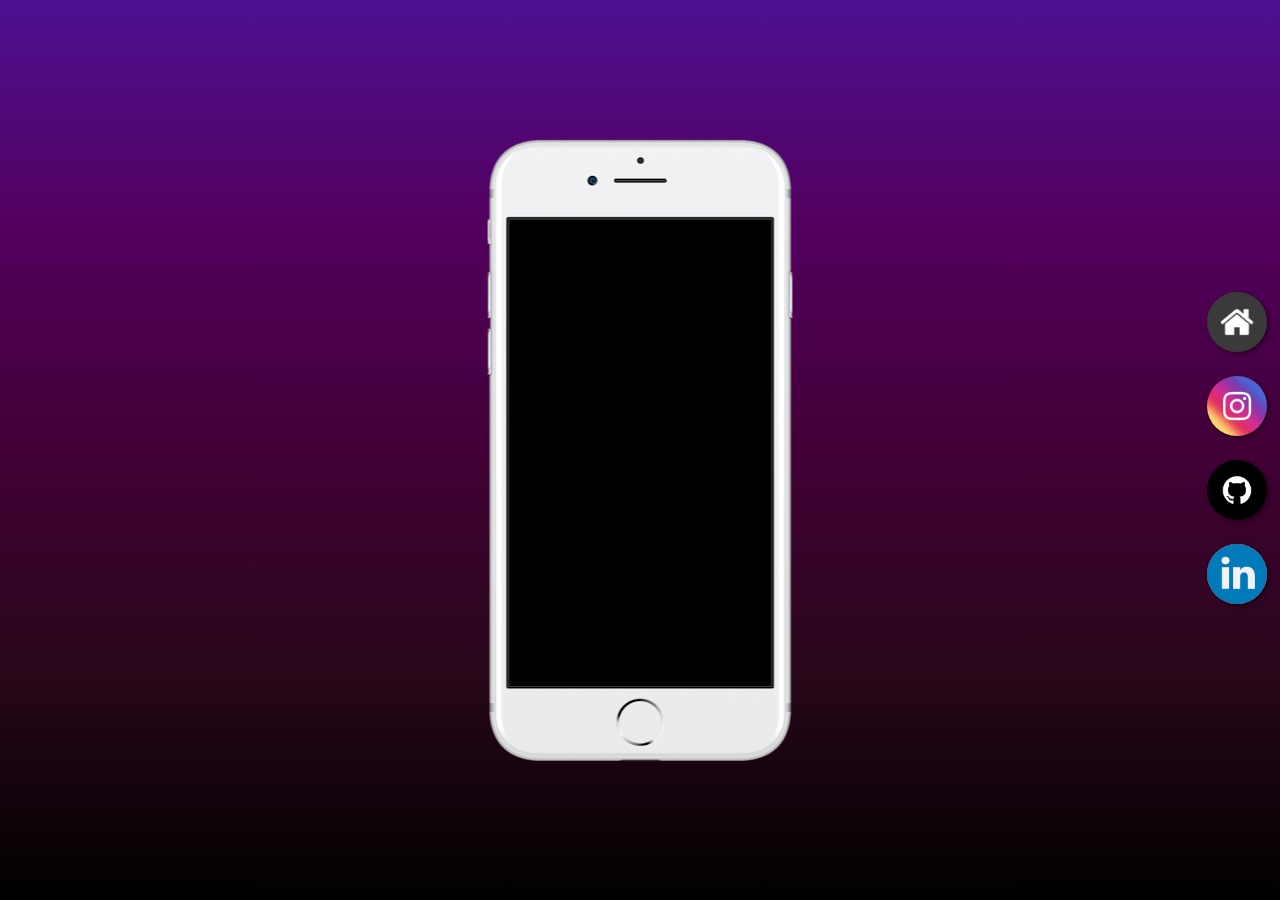
<file: index.html>
<!DOCTYPE html>
<html lang="pt-br">
<head>
    <meta charset="UTF-8">
    <meta name="viewport" content="width=device-width, initial-scale=1.0">
    <link rel="stylesheet" href="../style/style.css">
    <link rel="shortcut icon" href="../imagens/favicon.ico" type="image/x-icon">
    <title>Projeto Redes Sociais</title>
</head>
<body>
    <main>
        <section id="tel">
            <iframe src="../pages/home.html" name="tela" id="tela" sandbox="allow-same-origin allow-scripts">Não foi possível carregar o iframe</iframe>
        </section>
        <section  id="telefone">
        </section>
        <section id="redes-sociais">
            <div id="container">
                <a href="../pages/home.html" target="tela"><img src="../imagens/logo-home.jpg" alt="Logo Home"></a> <br>
                <a href="../pages/instagram.html" target="tela"><img src="../imagens/logo-instagram.jpg" alt="Logo Instagram"></a> <br>
                <a href="../pages/github.html" target="tela"><img src="../imagens/logo-github.jpg" alt="Logo Github"></a> <br>
                <a href="../pages/linkedin.html" target="tela"><img src="../imagens/logo-linkedin.jpg" alt="Logo Instagram"></a> <br>
            </div>
        </section>
    </main>
</body>
</html>
</file>
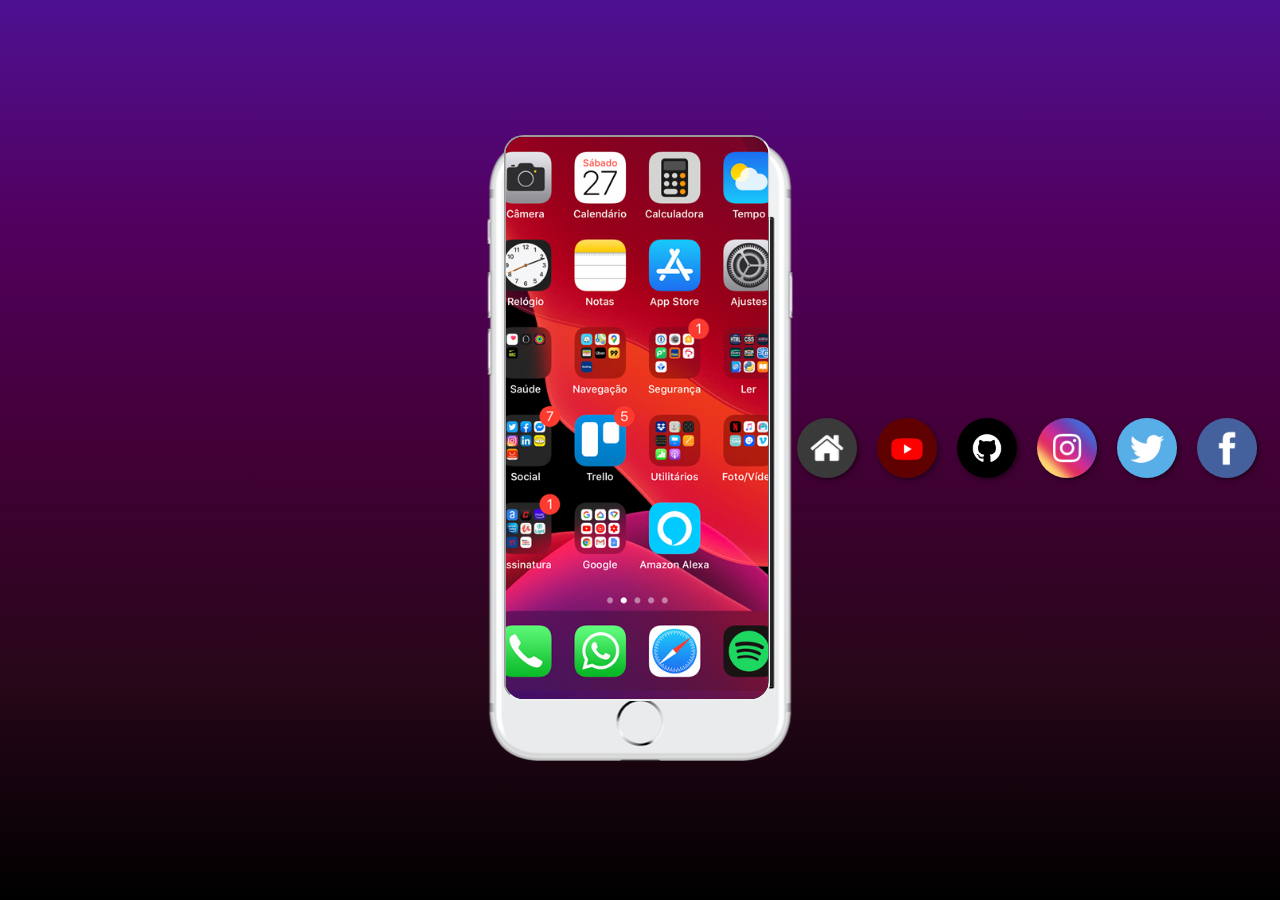
<file: pages/index.html>
<!DOCTYPE html>
<html lang="pt-br">
<head>
    <meta charset="UTF-8">
    <meta name="viewport" content="width=device-width, initial-scale=1.0">
    <link rel="stylesheet" href="../style/style.css">
    <link rel="shortcut icon" href="../imagens/favicon.ico" type="image/x-icon">
    <title>Projeto Redes Sociais</title>
</head>
<body>
    <main>
        <section id="telefone">
            <iframe src="../pages/home.html" name="tela" id="tela">Não foi possível carregar o iframe</iframe>
        </section>
        <section id="redes-sociais">
            <a href="#"><img src="../imagens/logo-home.jpg" alt="Logo Home"></a> <br>
            <a href="#"><img src="../imagens/logo-youtube.jpg" alt="Logo Youtube"></a> <br>
            <a href="#"><img src="../imagens/logo-github.jpg" alt="Logo Github"></a> <br>
            <a href="#"><img src="../imagens/logo-instagram.jpg" alt="Logo Instagram"></a> <br>
            <a href="#"><img src="../imagens/logo-twitter.jpg" alt="Logo Twitter"></a> <br>
            <a href="#"><img src="../imagens/logo-facebook.jpg" alt="Logo Facebook"></a>
        </section>
    </main>
</body>
</html>
</file>
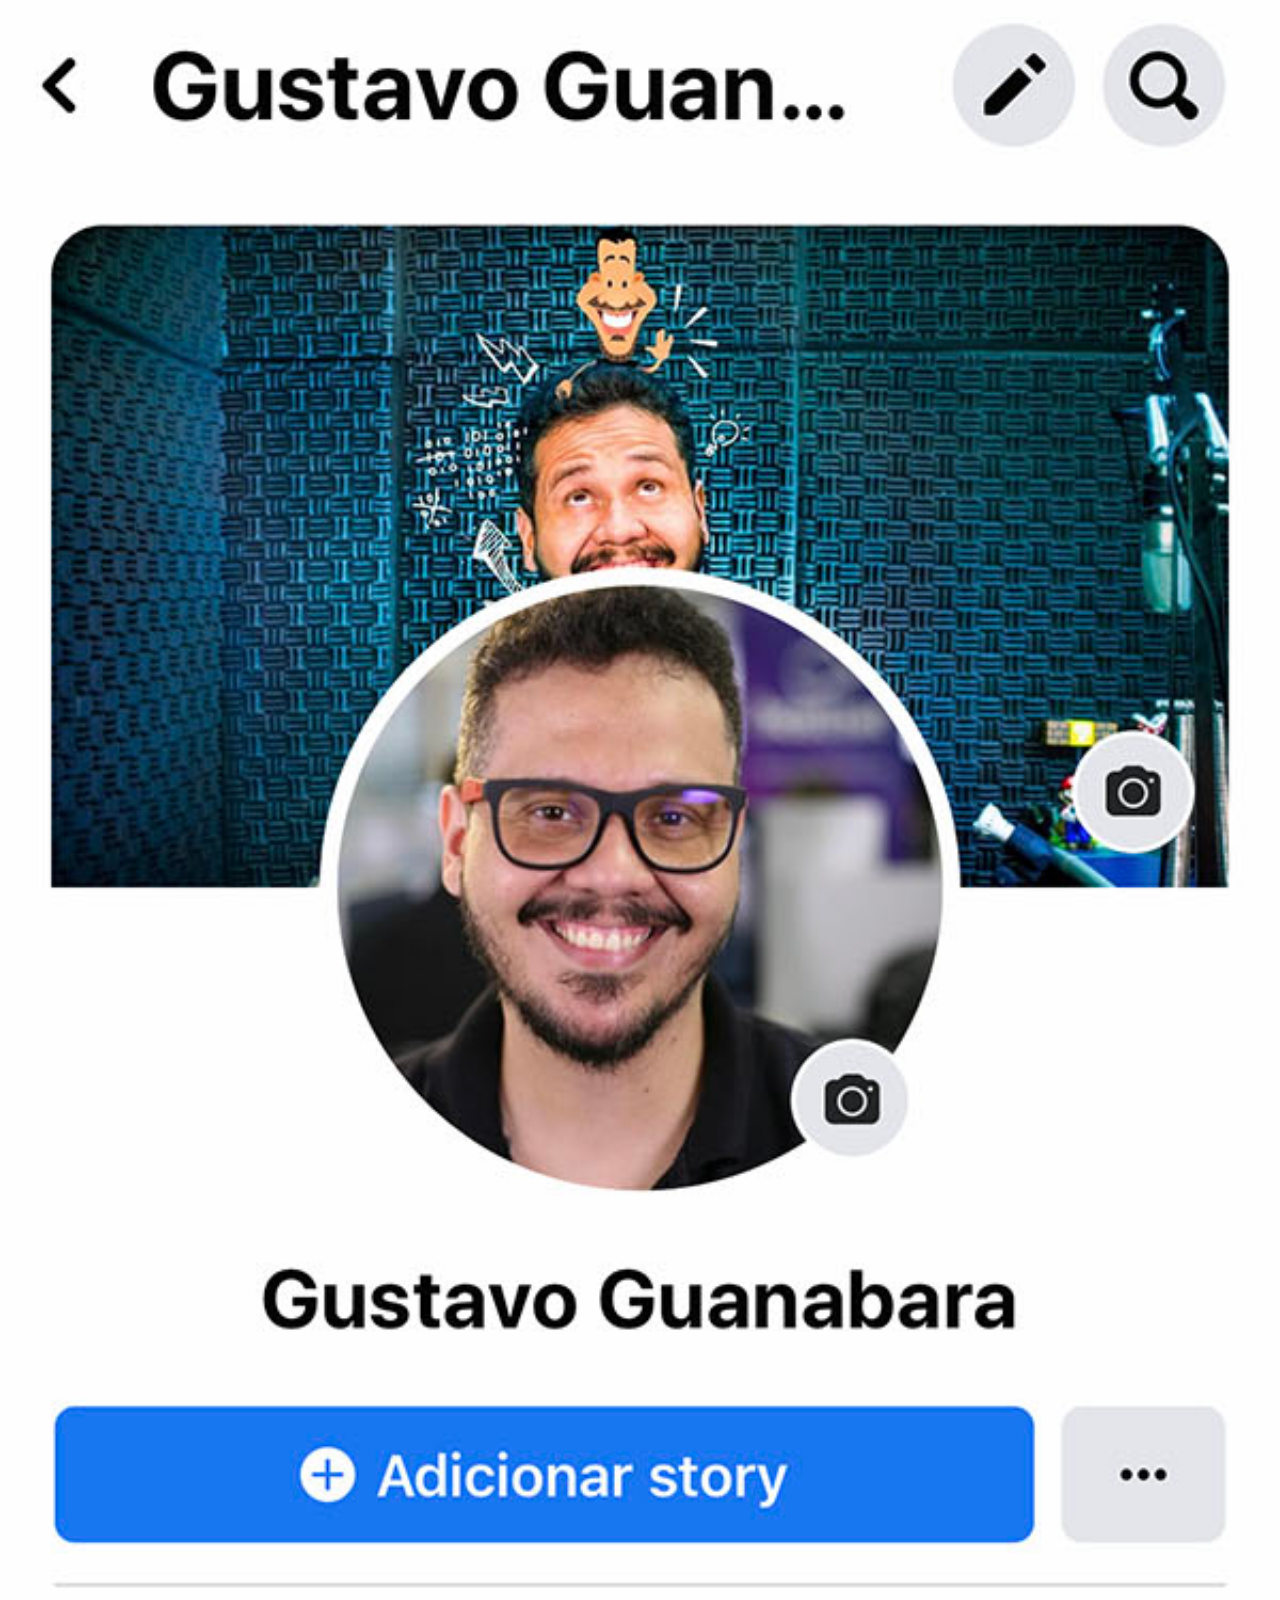
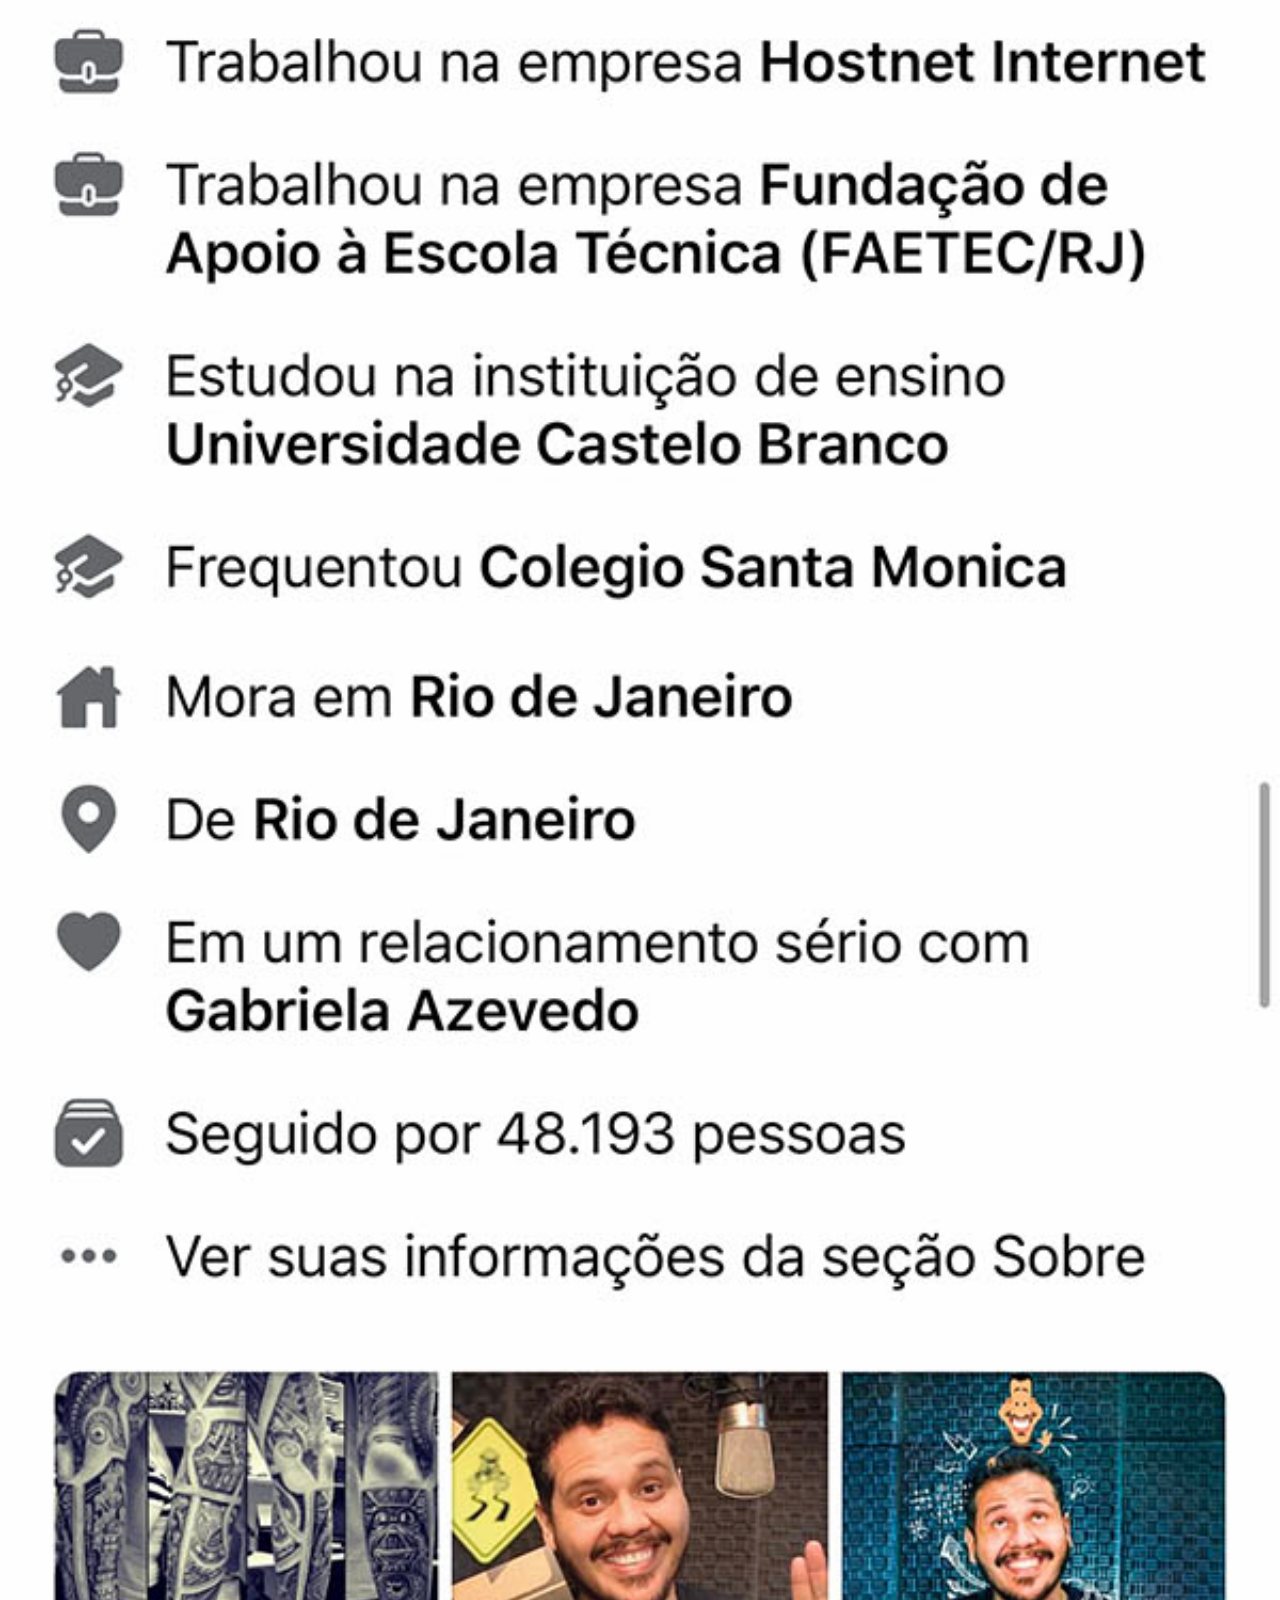
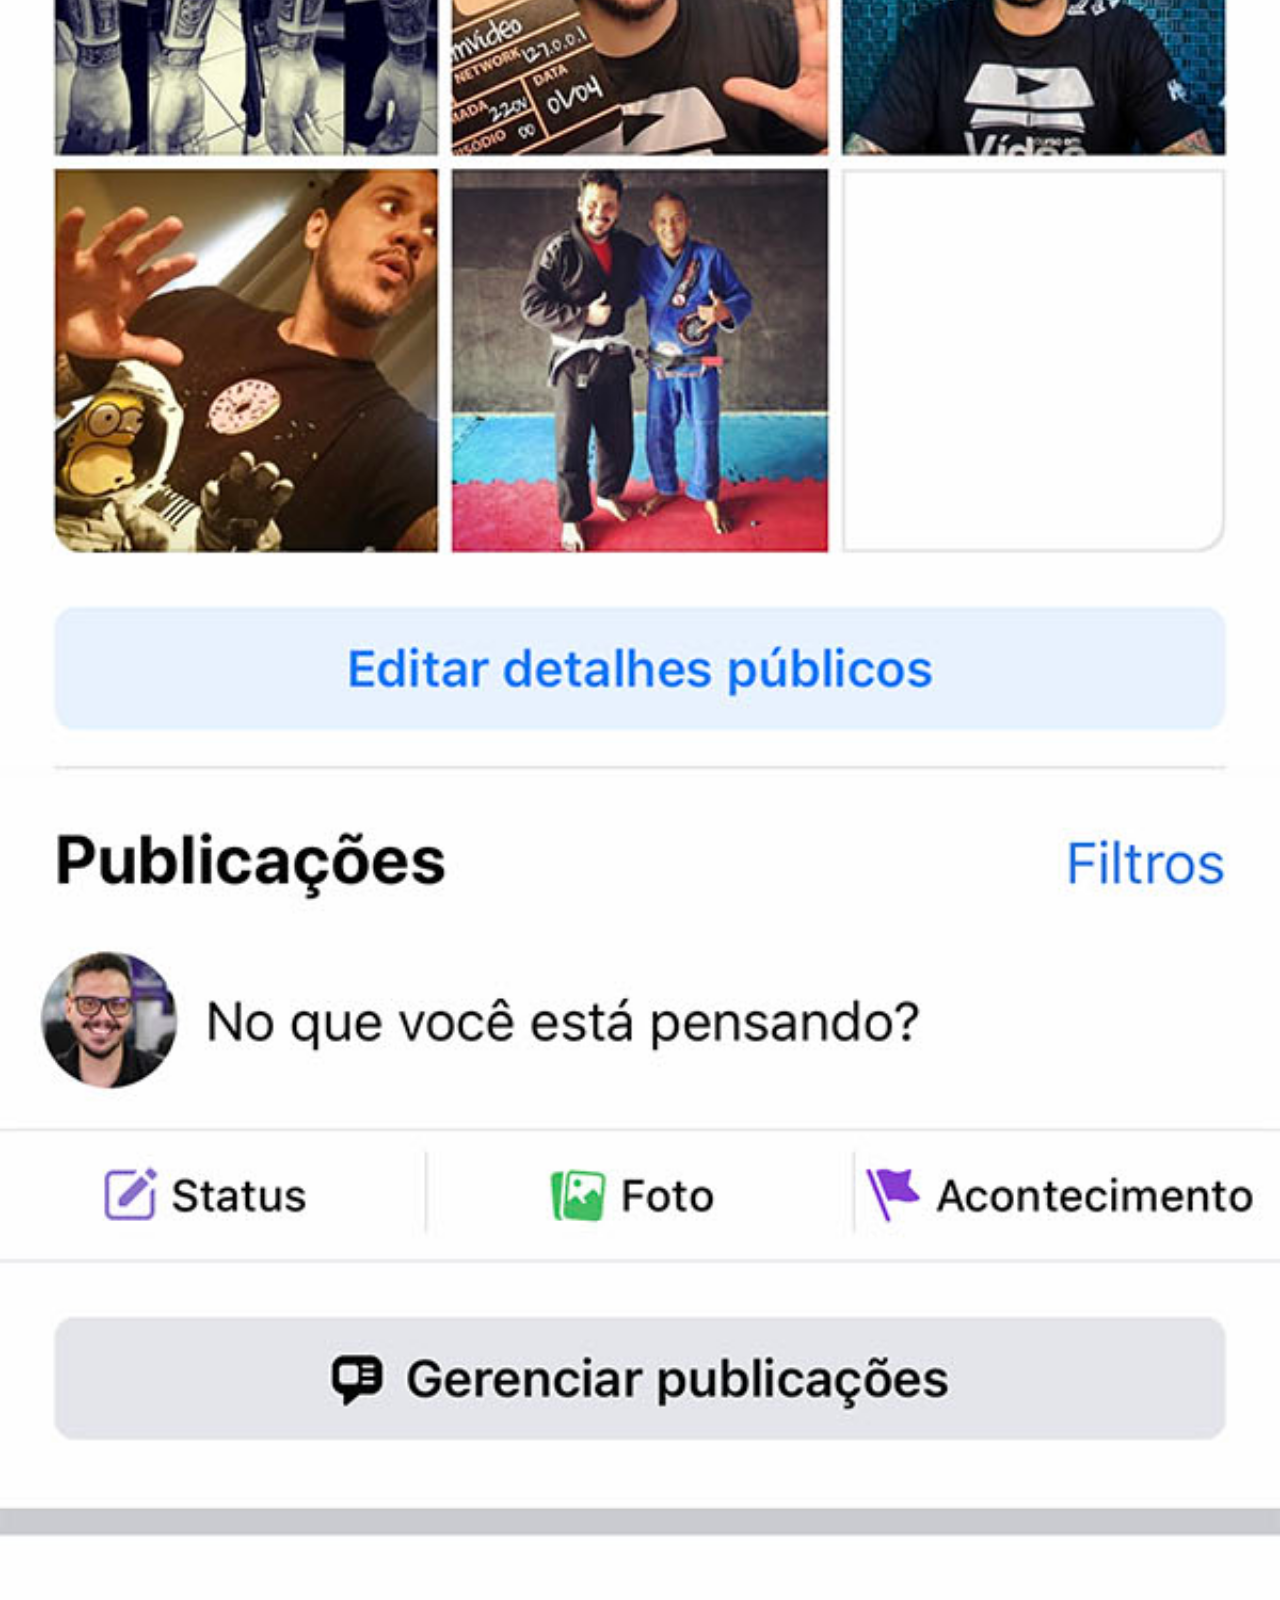
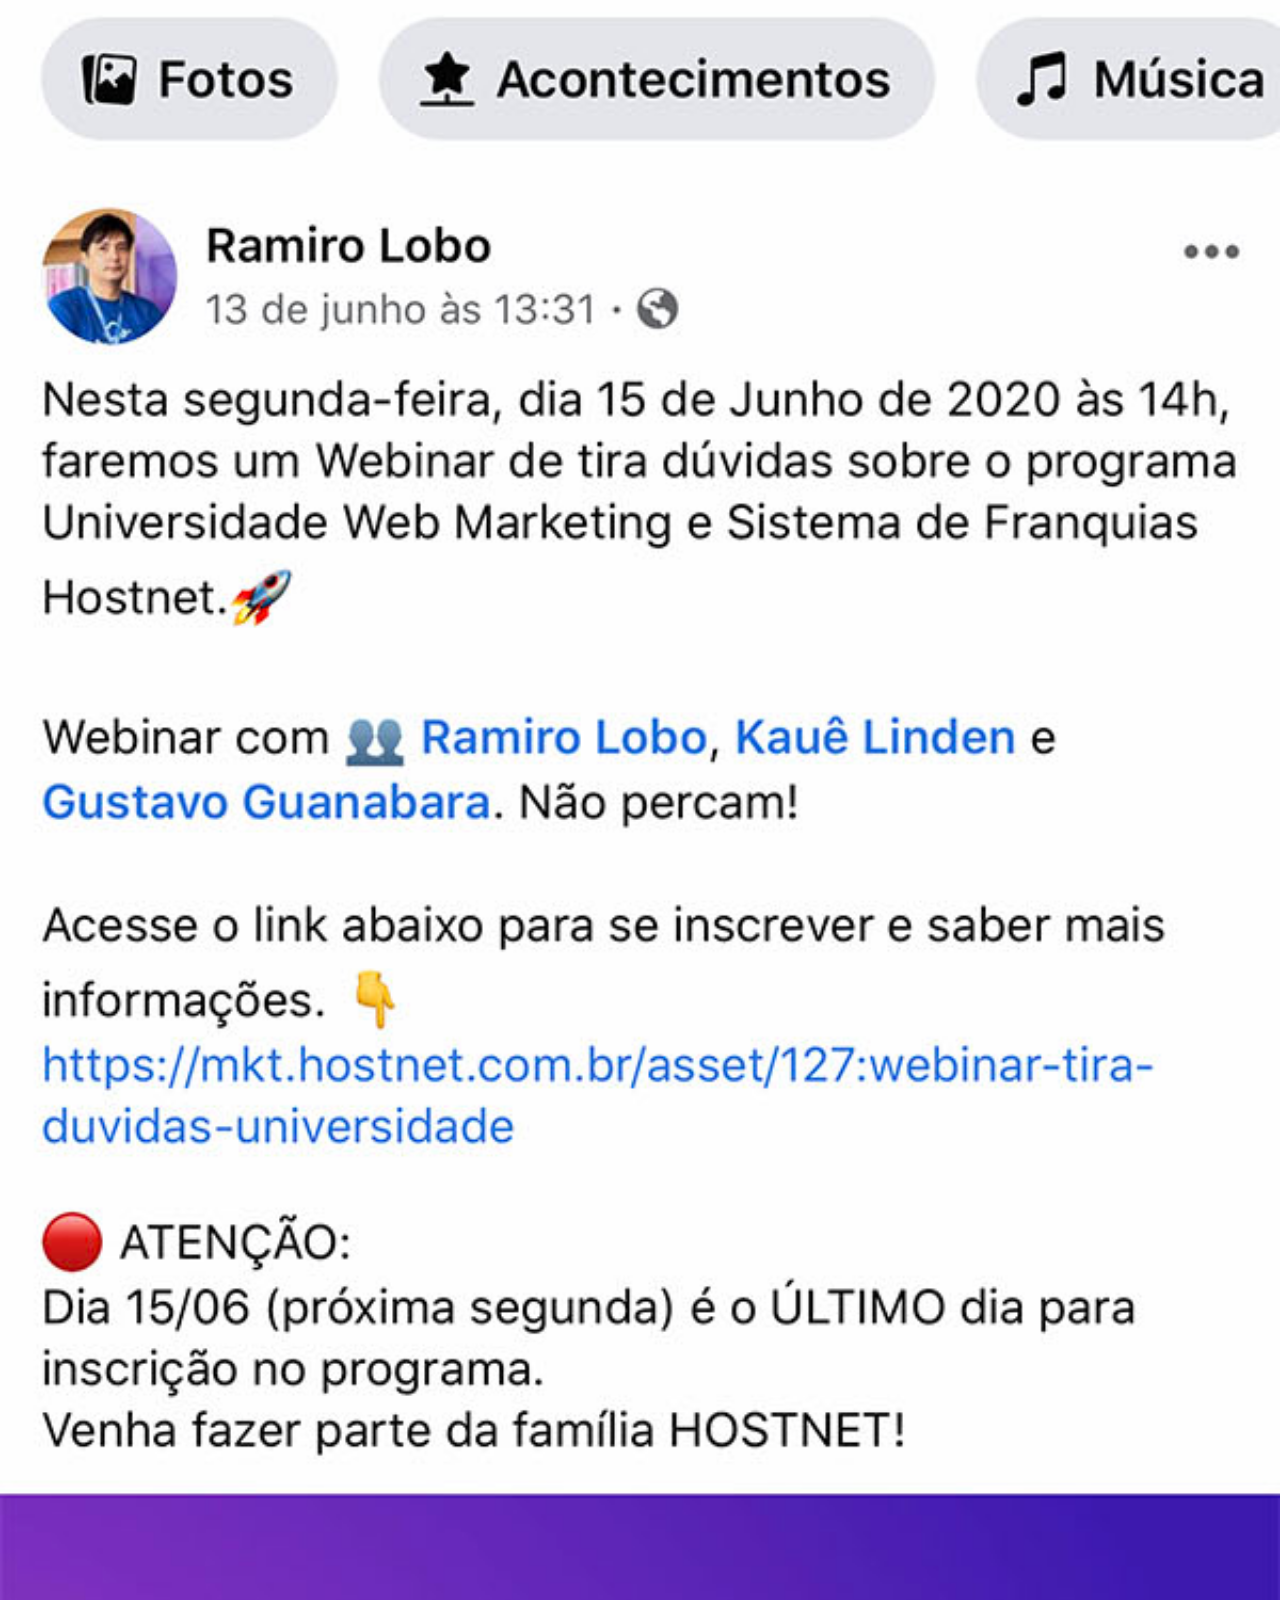
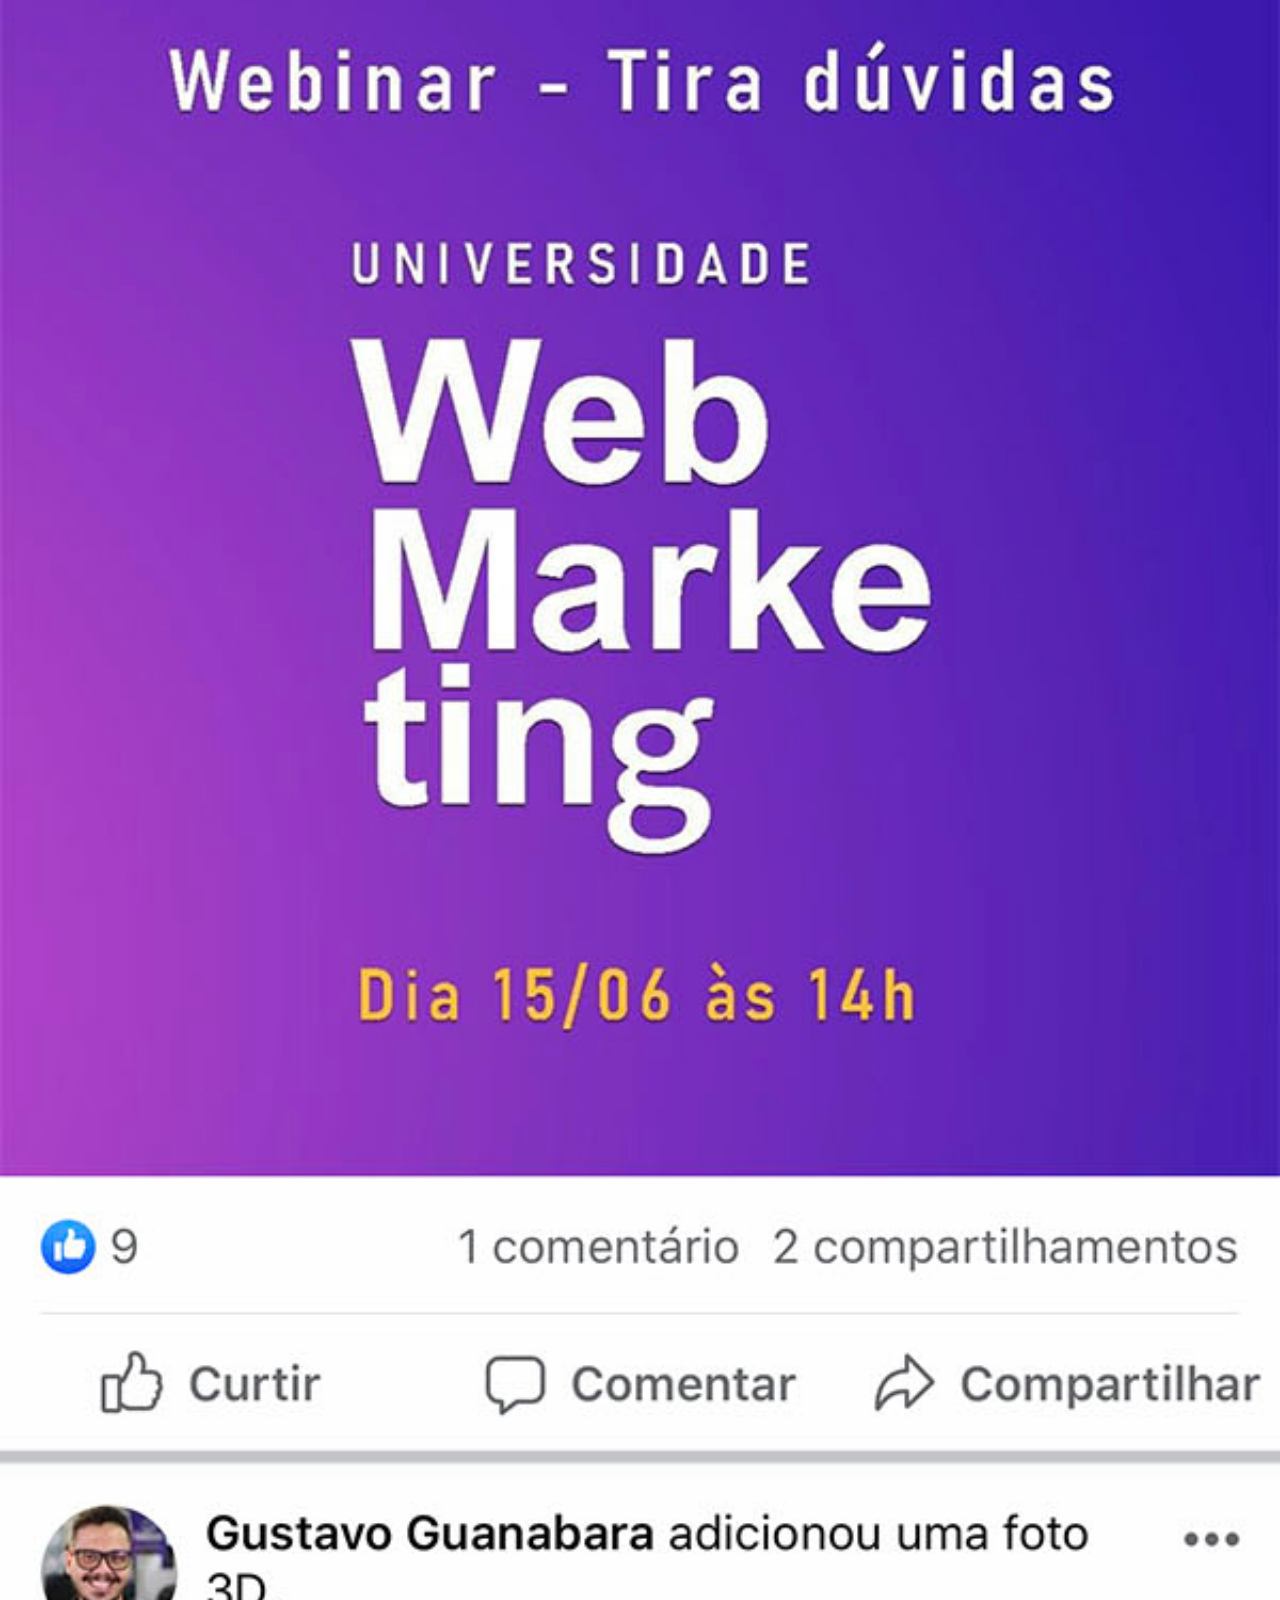
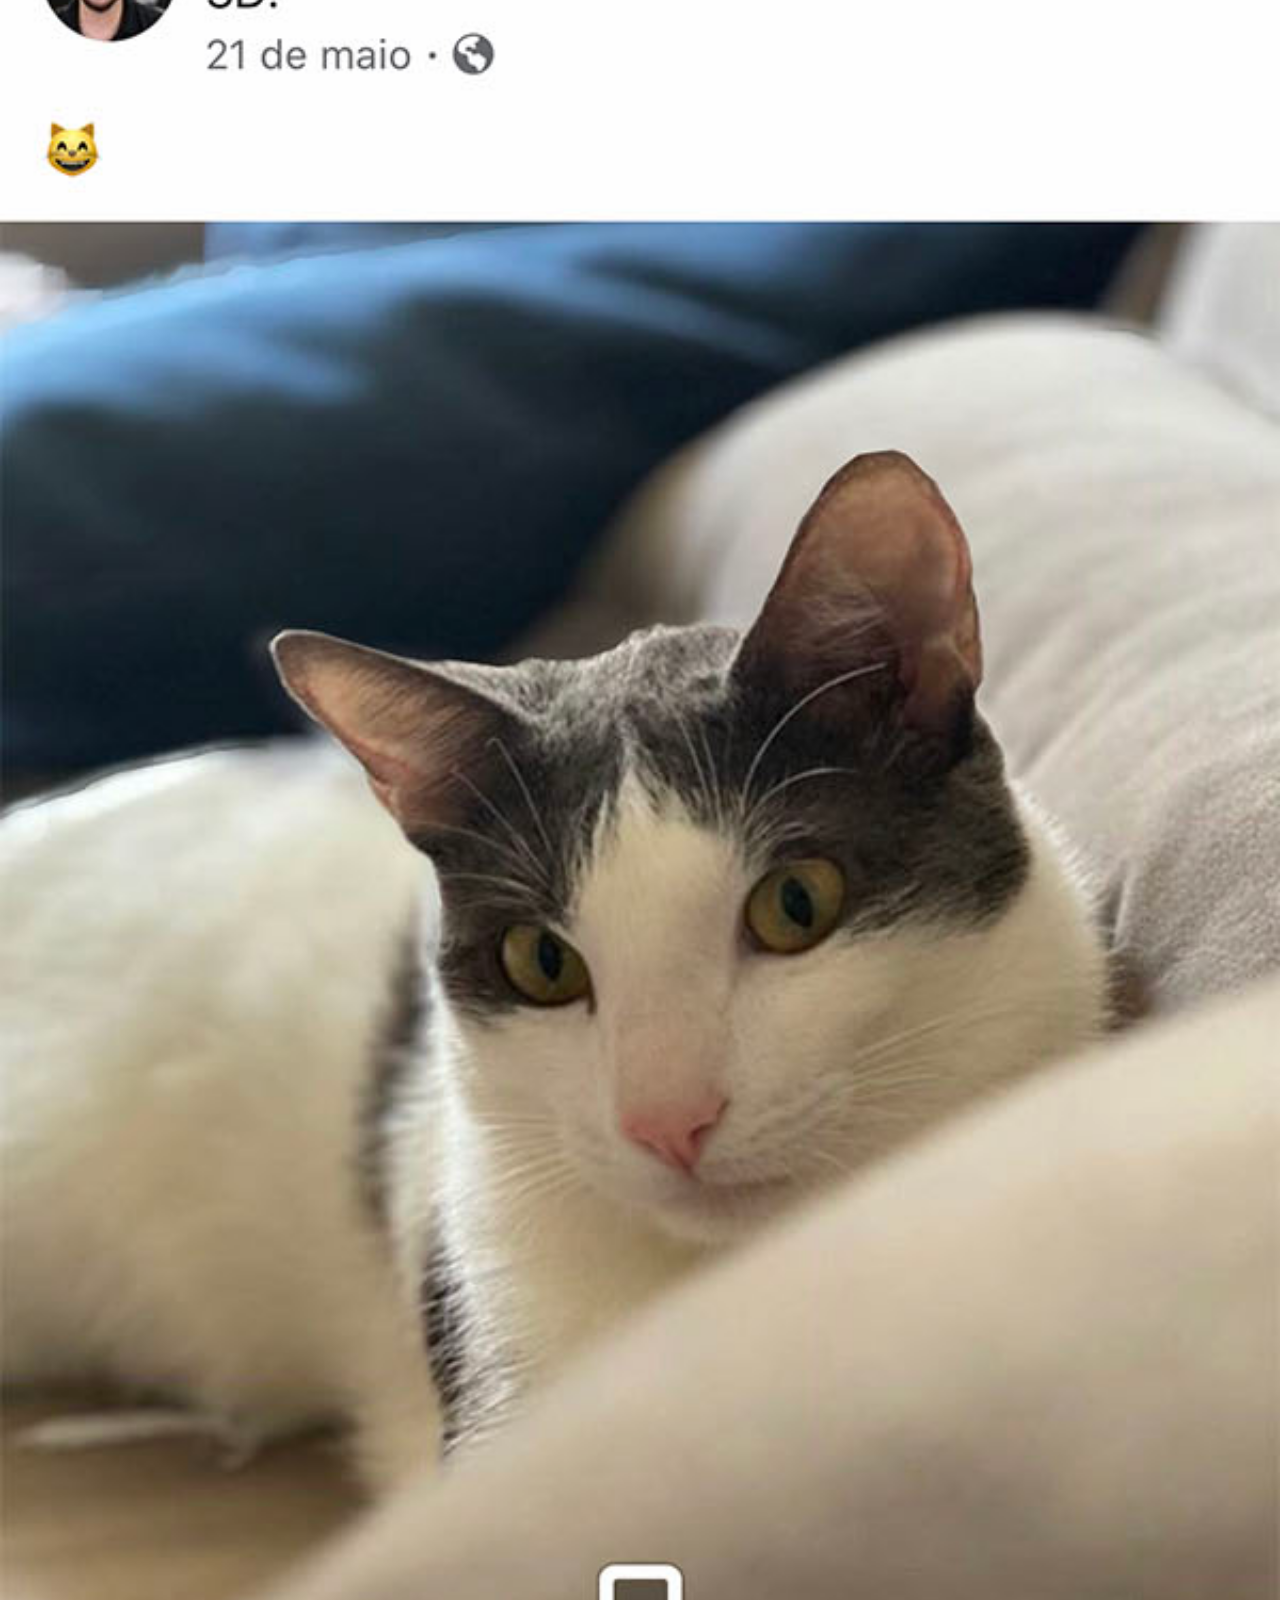
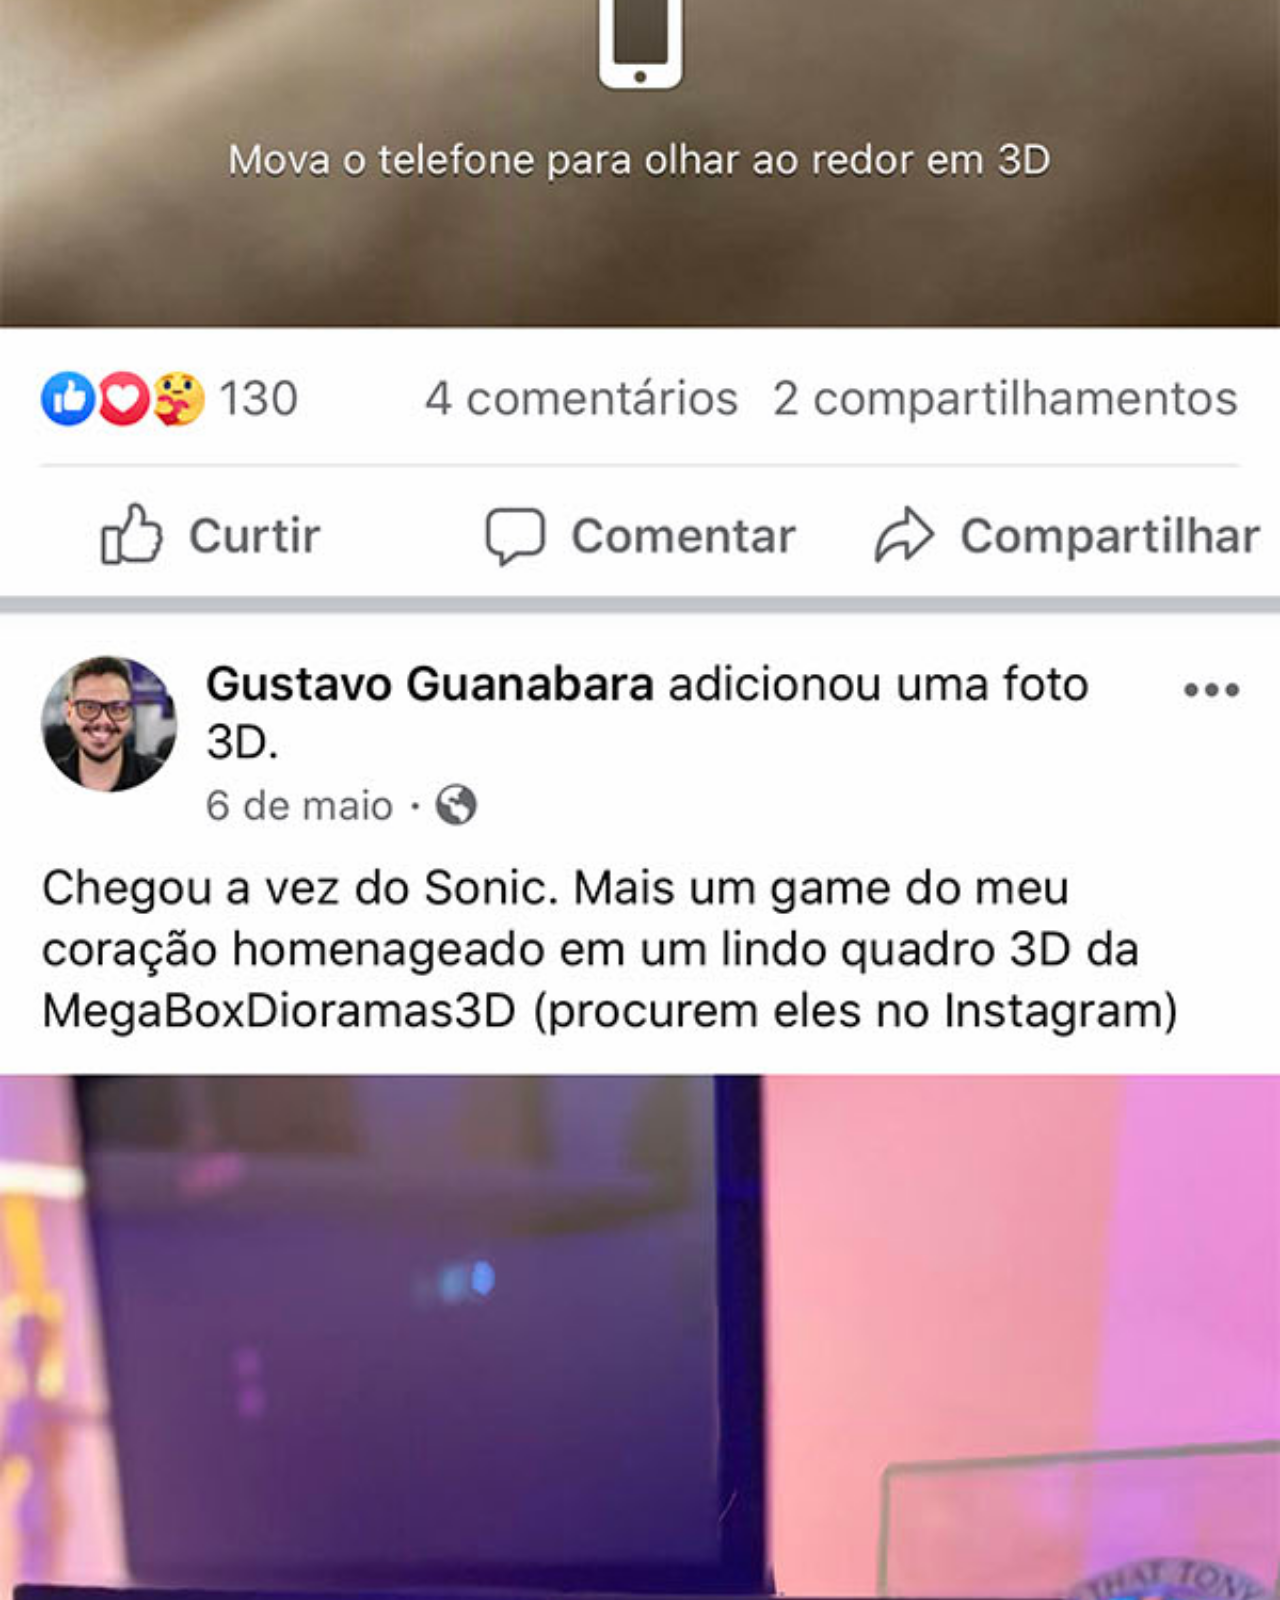
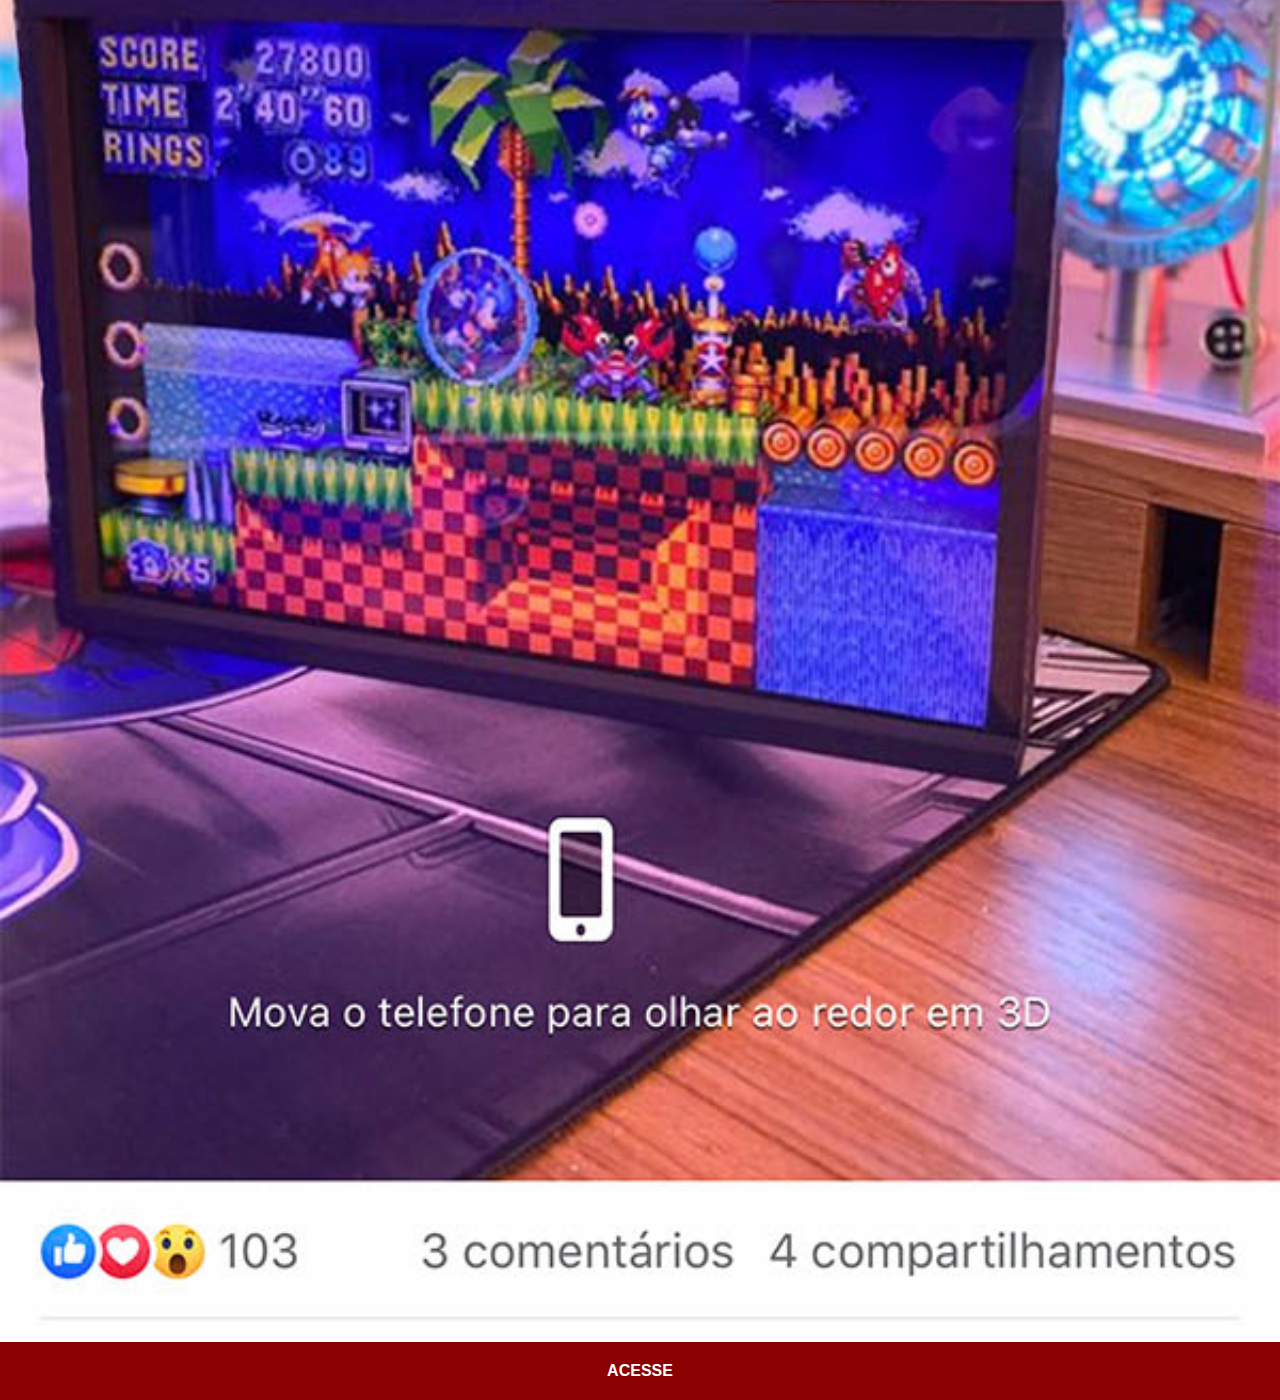
<file: pages/facebook.html>
<!DOCTYPE html>
<html lang="pt-br">
<head>
    <meta charset="UTF-8">
    <meta name="viewport" content="width=device-width, initial-scale=1.0">
    <link rel="stylesheet" href="../style/social.css">
    <title>YouTube</title>
</head>
<body>
    <img src="../imagens/tela-facebook.jpg" alt="Imagem Facebook">
    <a href="https://www.youtube.com/c/CursoemV%C3%ADdeo/playlists" target="_blank">ACESSE</a>
</body>
</html>
</file>
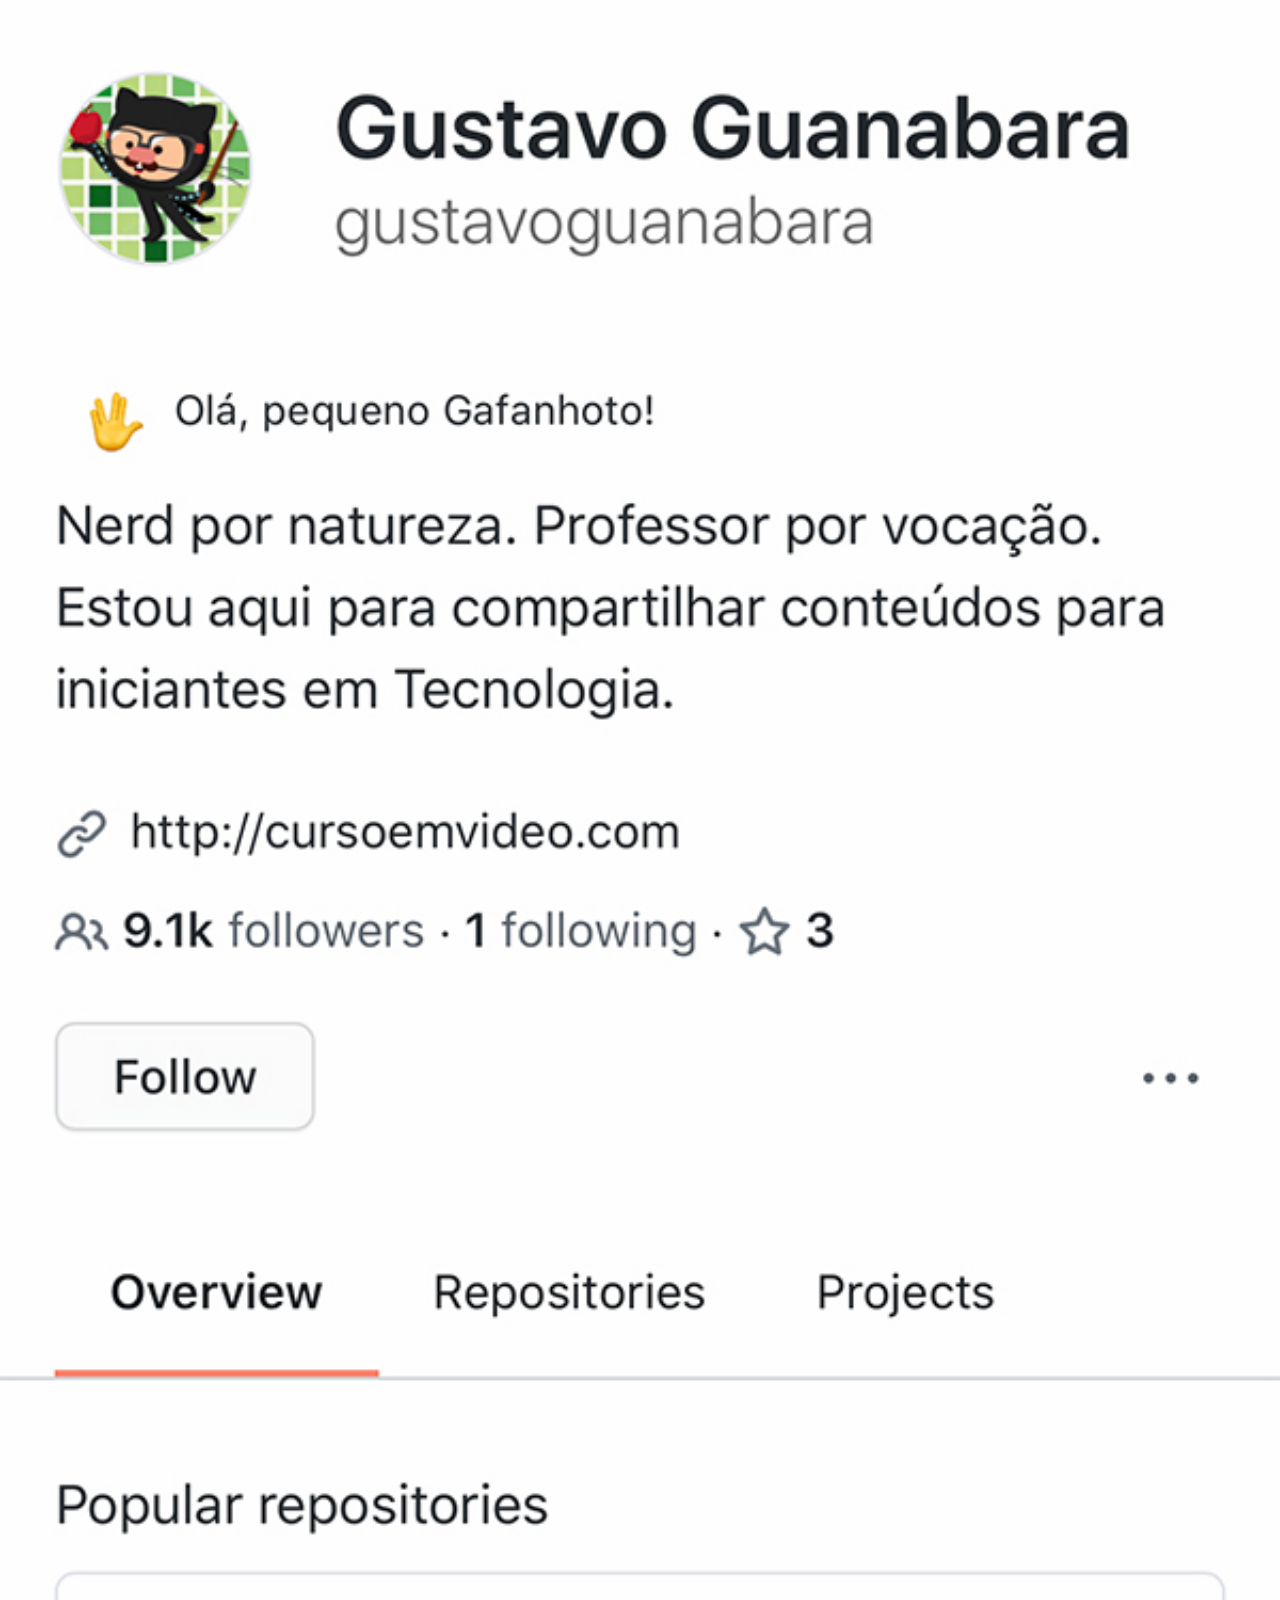
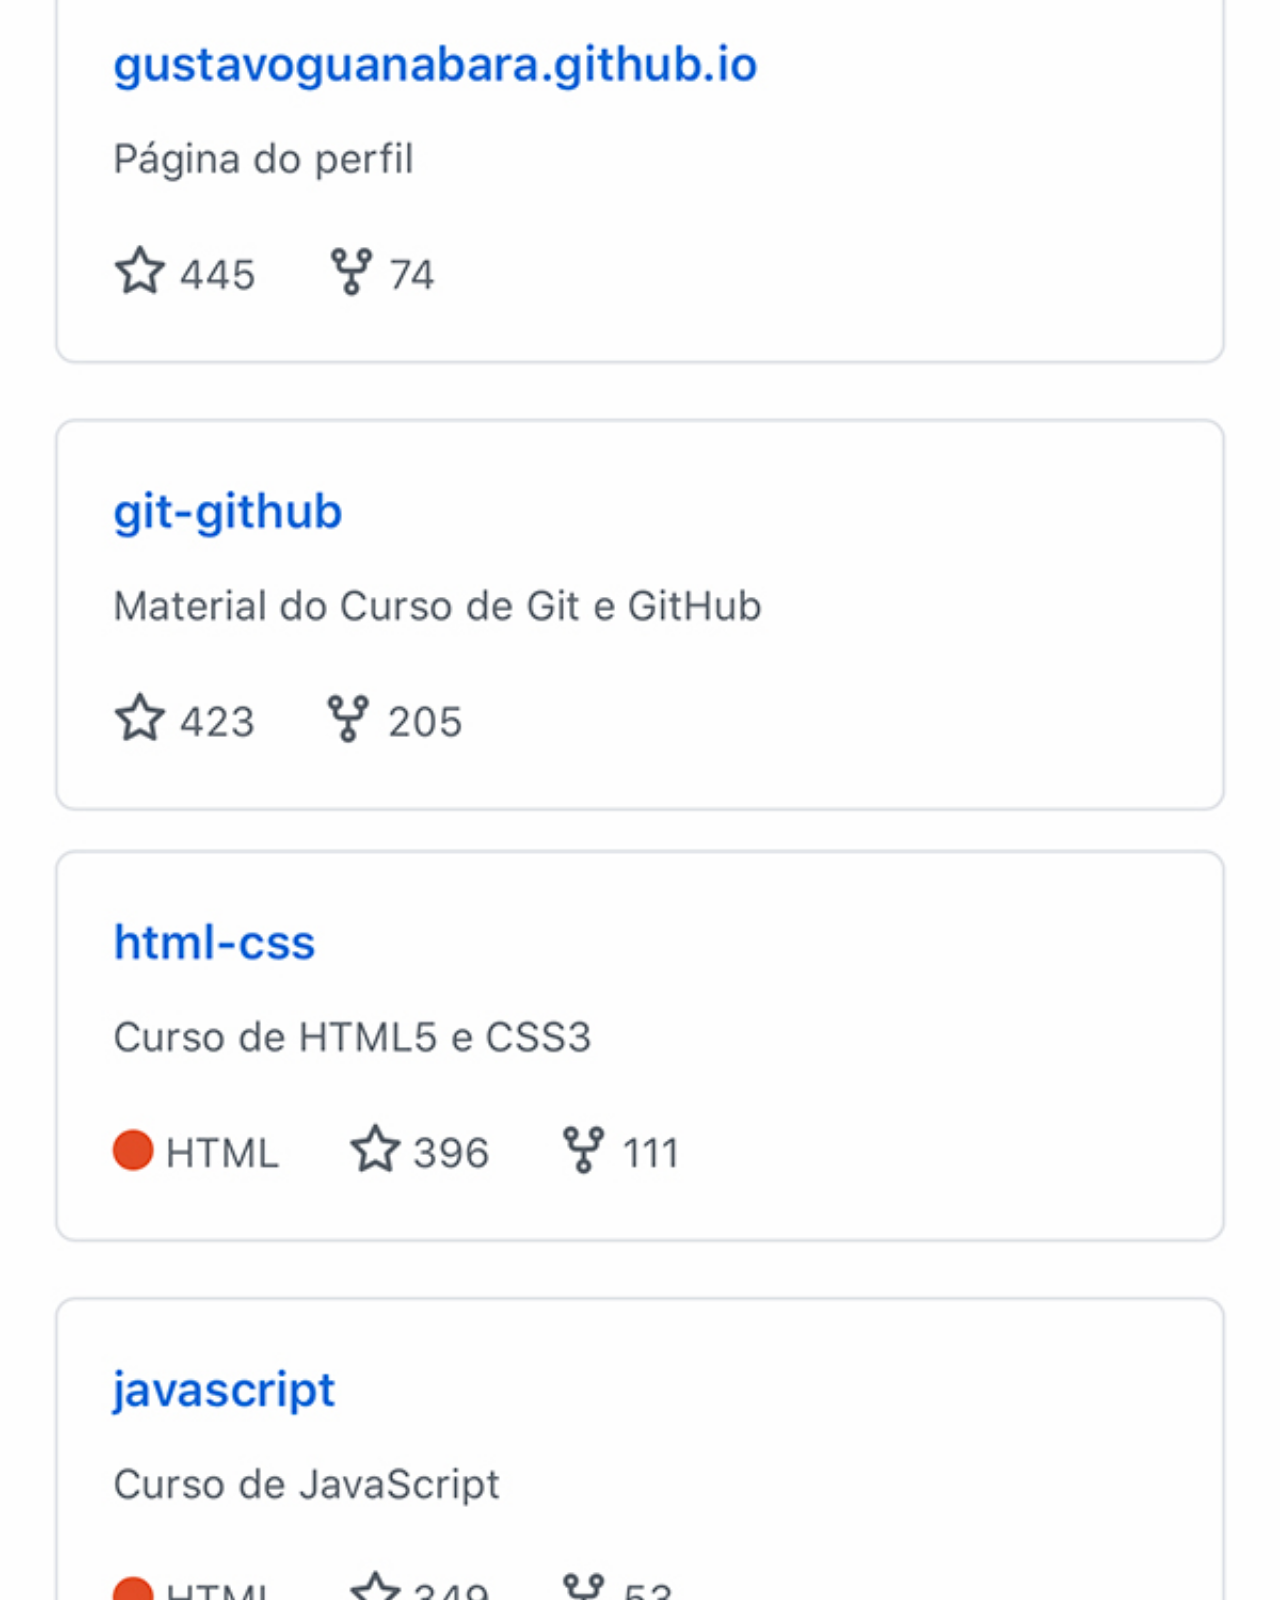
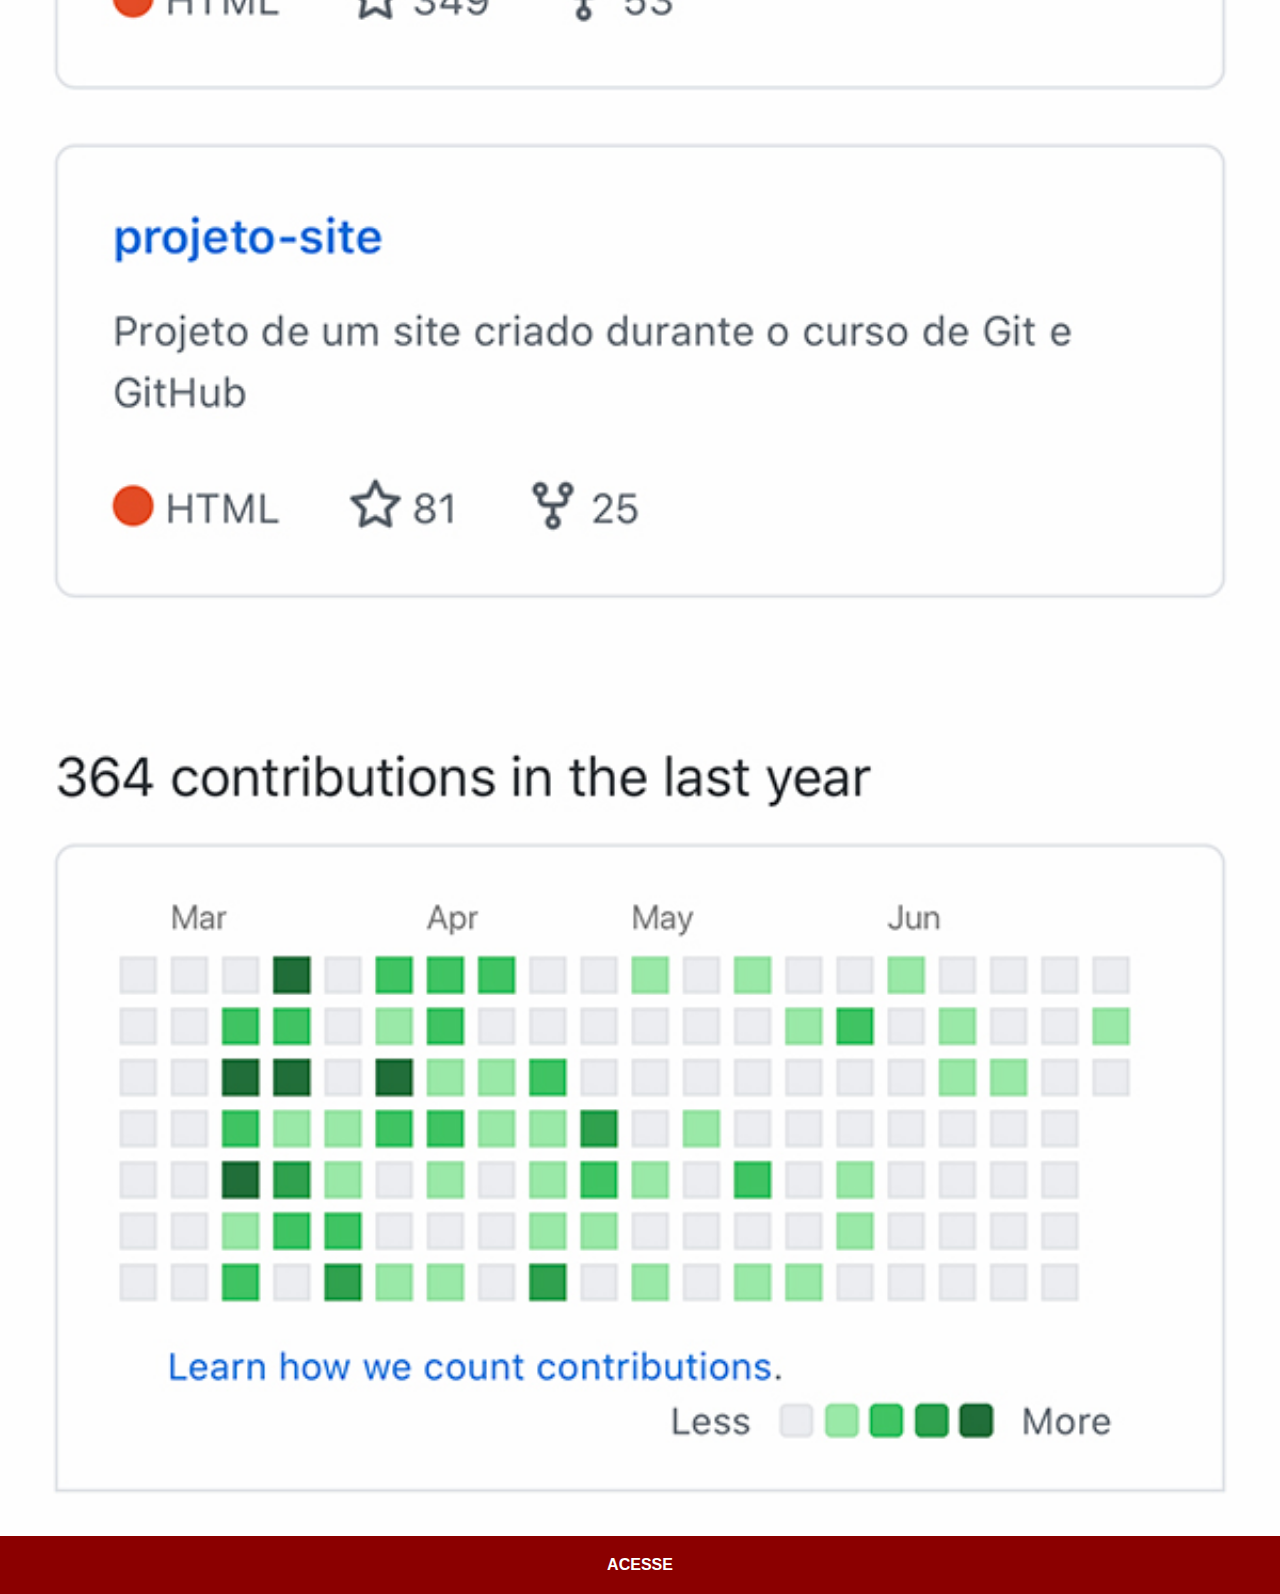
<file: pages/github.html>
<!DOCTYPE html>
<html lang="pt-br">
<head>
    <meta charset="UTF-8">
    <meta name="viewport" content="width=device-width, initial-scale=1.0">
    <link rel="stylesheet" href="../style/social.css">
    <title>YouTube</title>
</head>
<body>
    <img src="../imagens/tela-github.jpg" alt="Imagem Github">
    <a href="https://www.youtube.com/c/CursoemV%C3%ADdeo/playlists" target="_blank">ACESSE</a>
</body>
</html>
</file>
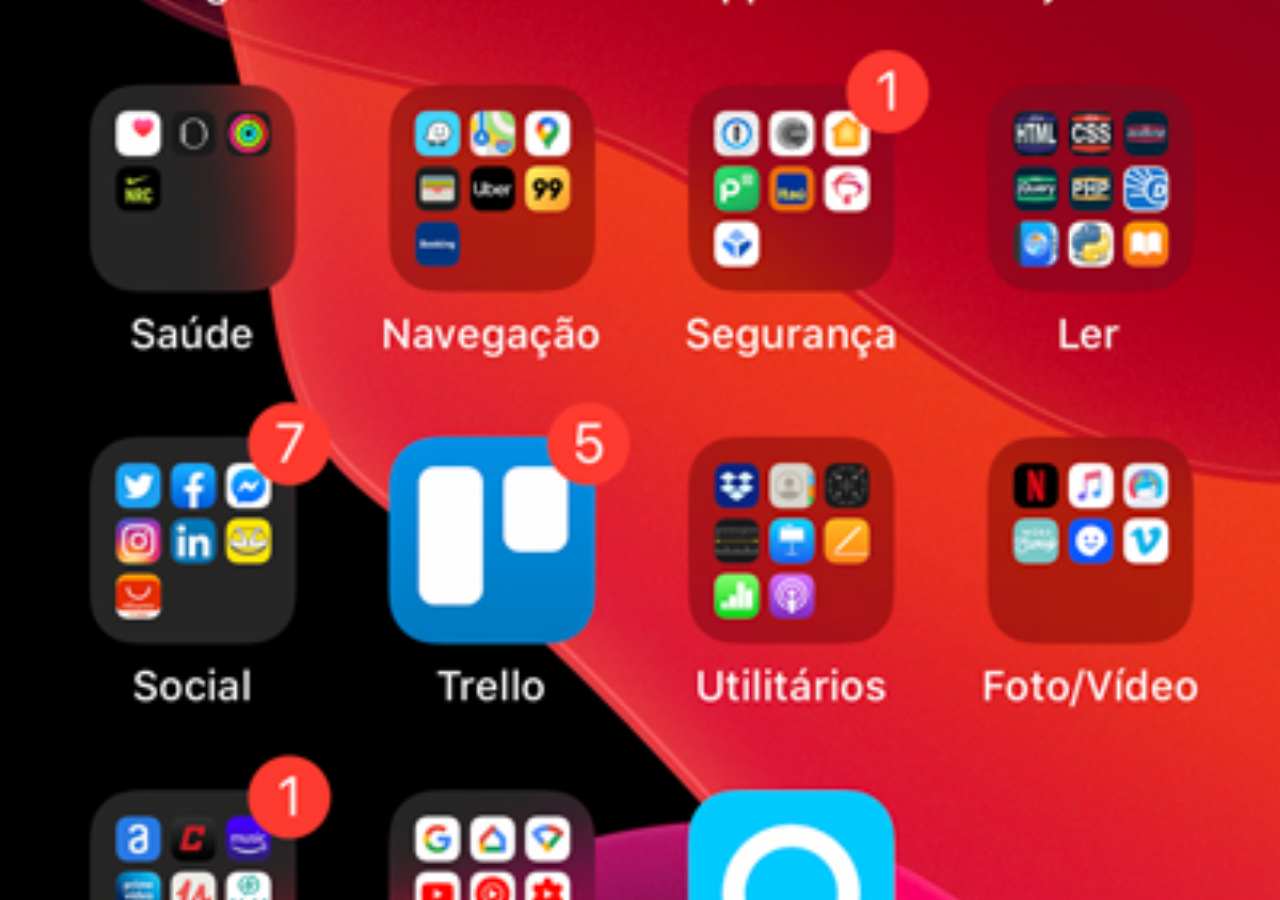
<file: pages/home.html>
<!DOCTYPE html>
<html lang="pt-br">
<head>
    <meta charset="UTF-8">
    <meta name="viewport" content="width=device-width, initial-scale=1.0">
    <title>Home</title>
</head>
<style>
    *{
        margin: 0;
        padding: 0;
    }

    body{
        height: 100vh;
        width: 100vw;
        background: black url('../imagens/tela-home.jpg') center no-repeat;
        background-size: cover;
        background-attachment: fixed;
    }
</style>
<body>
    
</body>
</html>
</file>
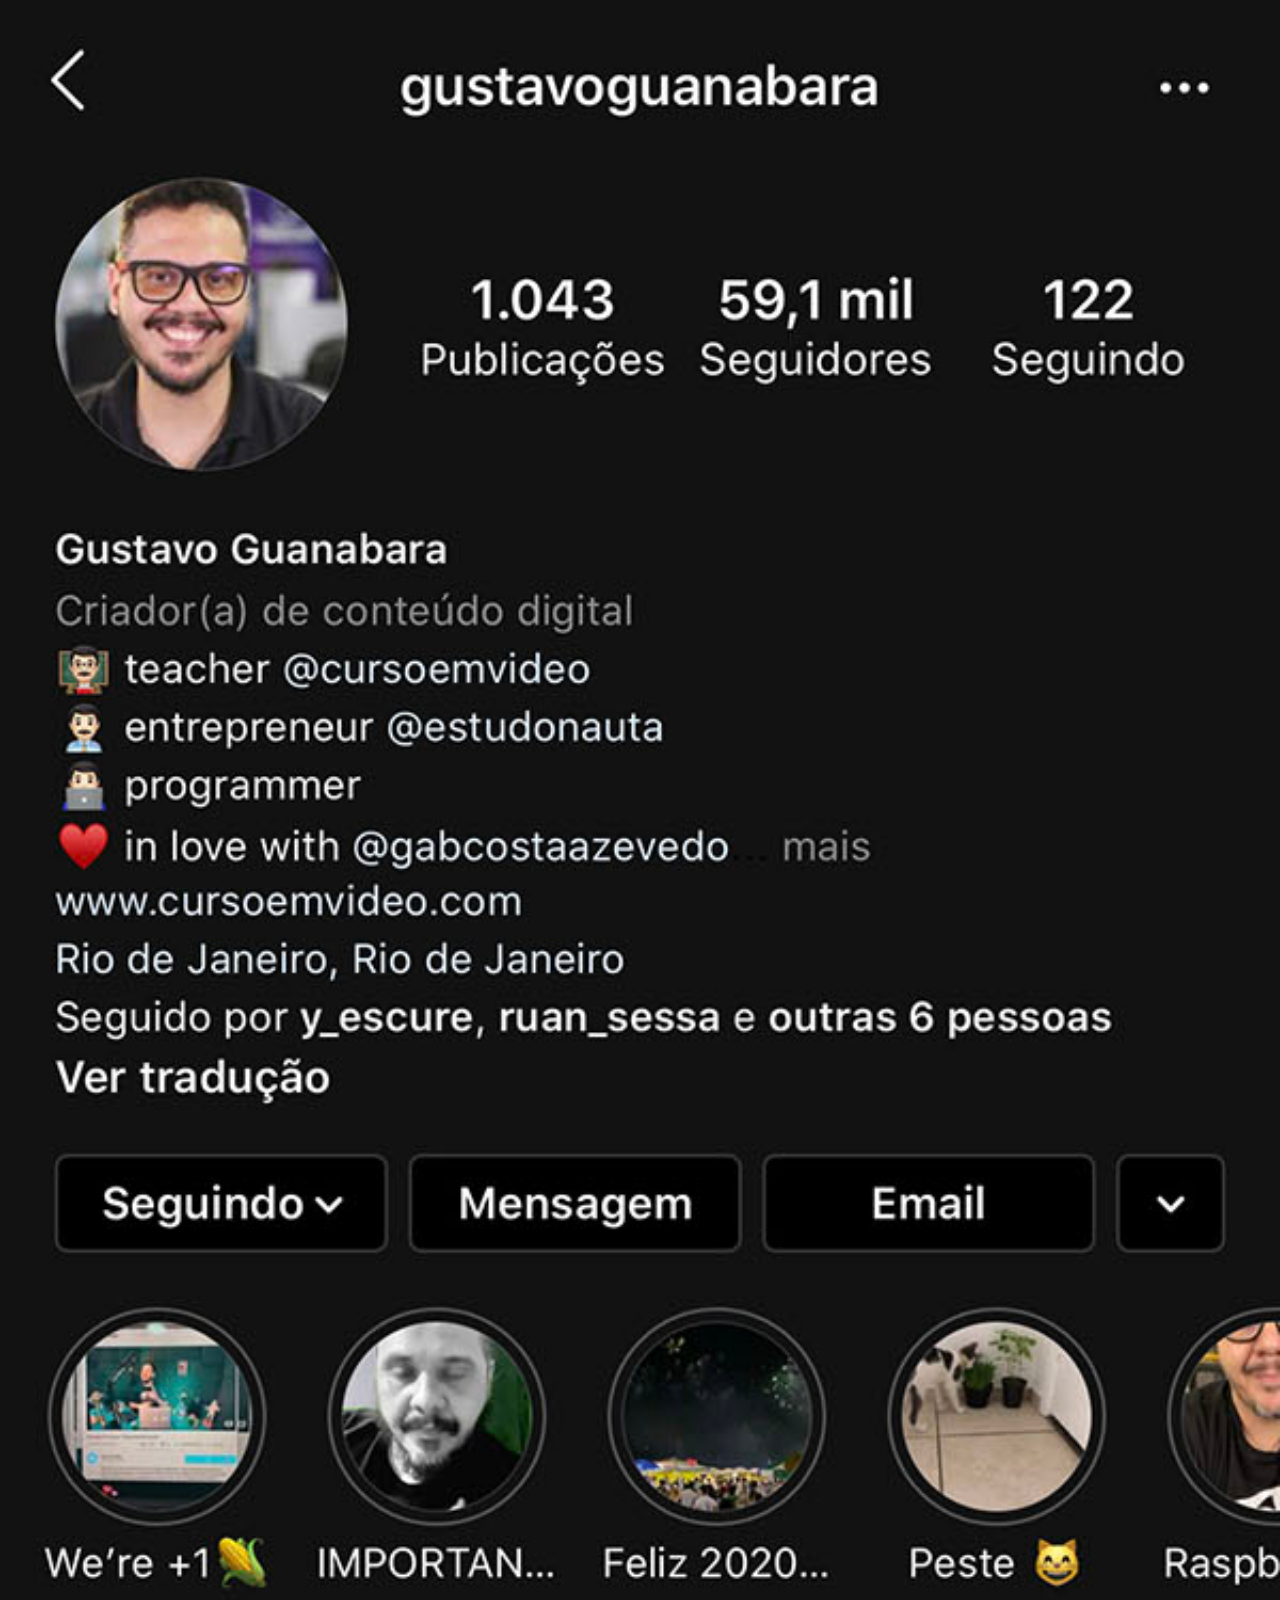
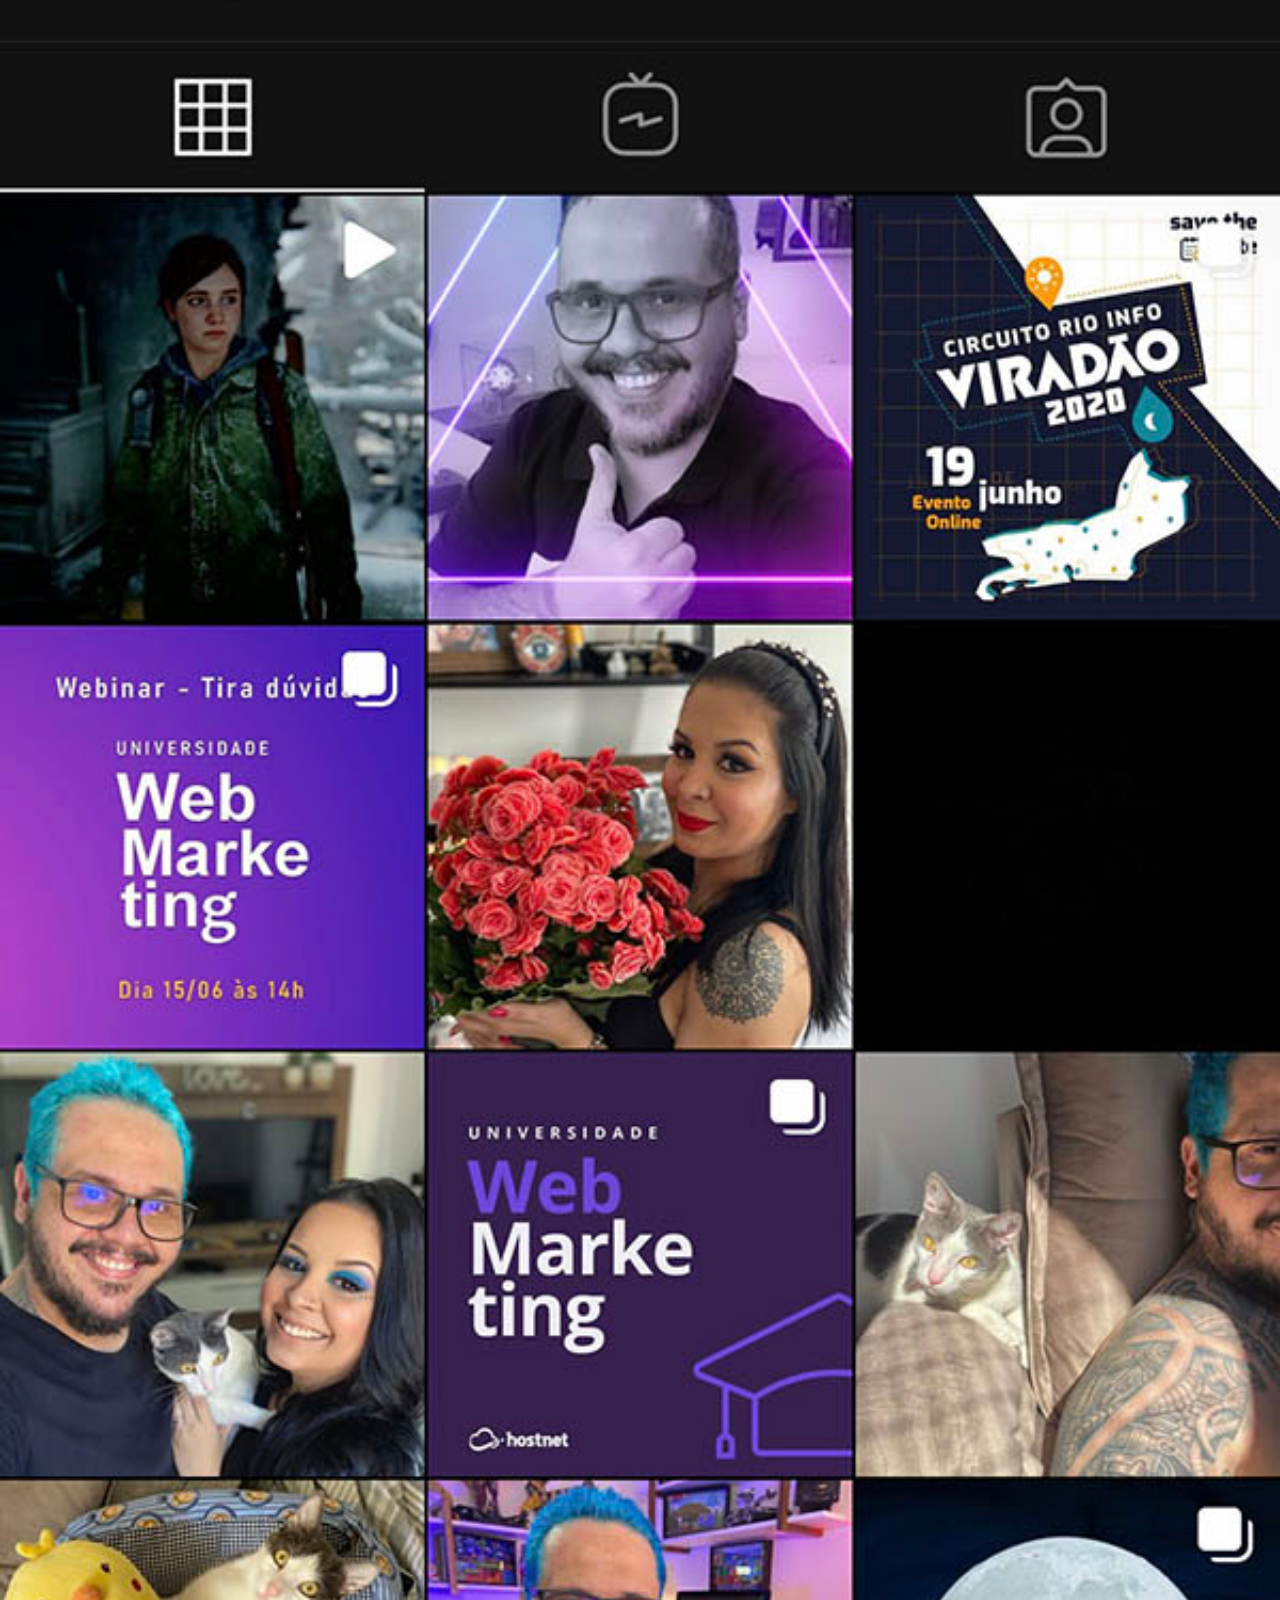
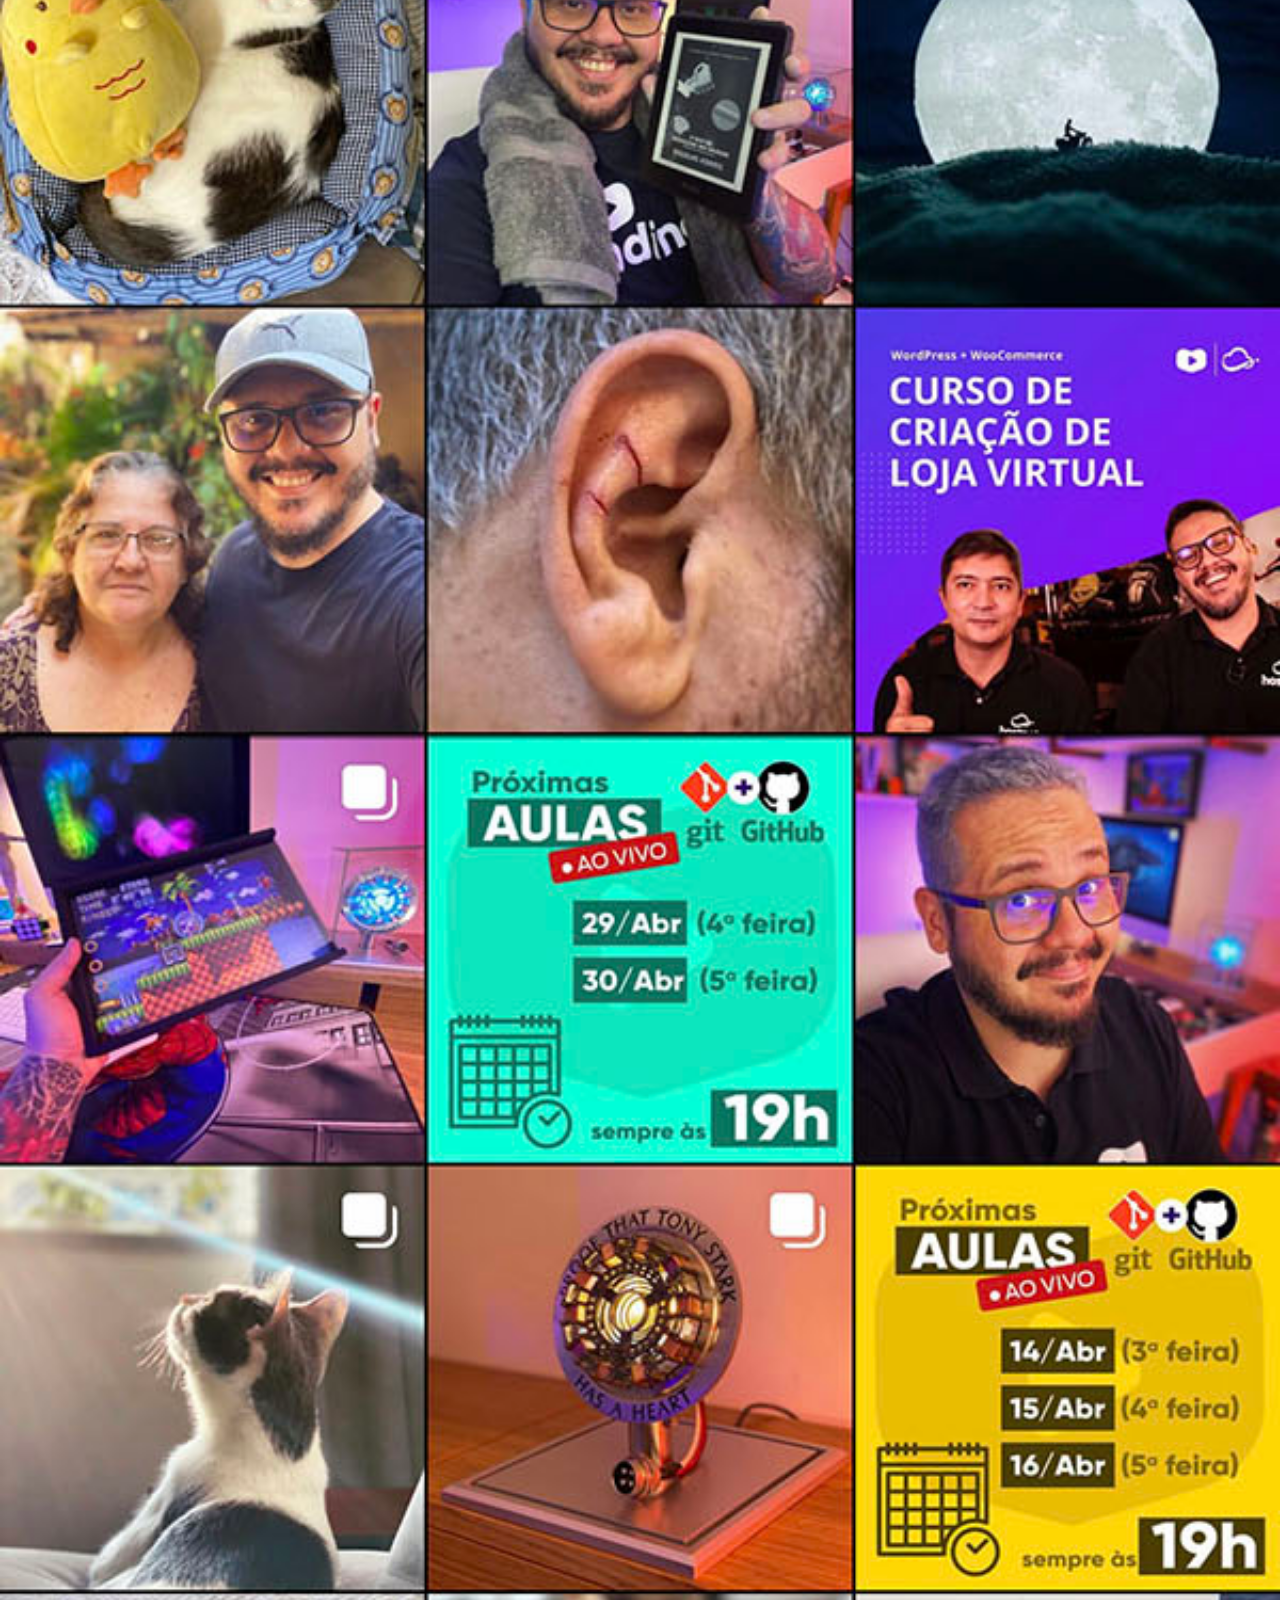
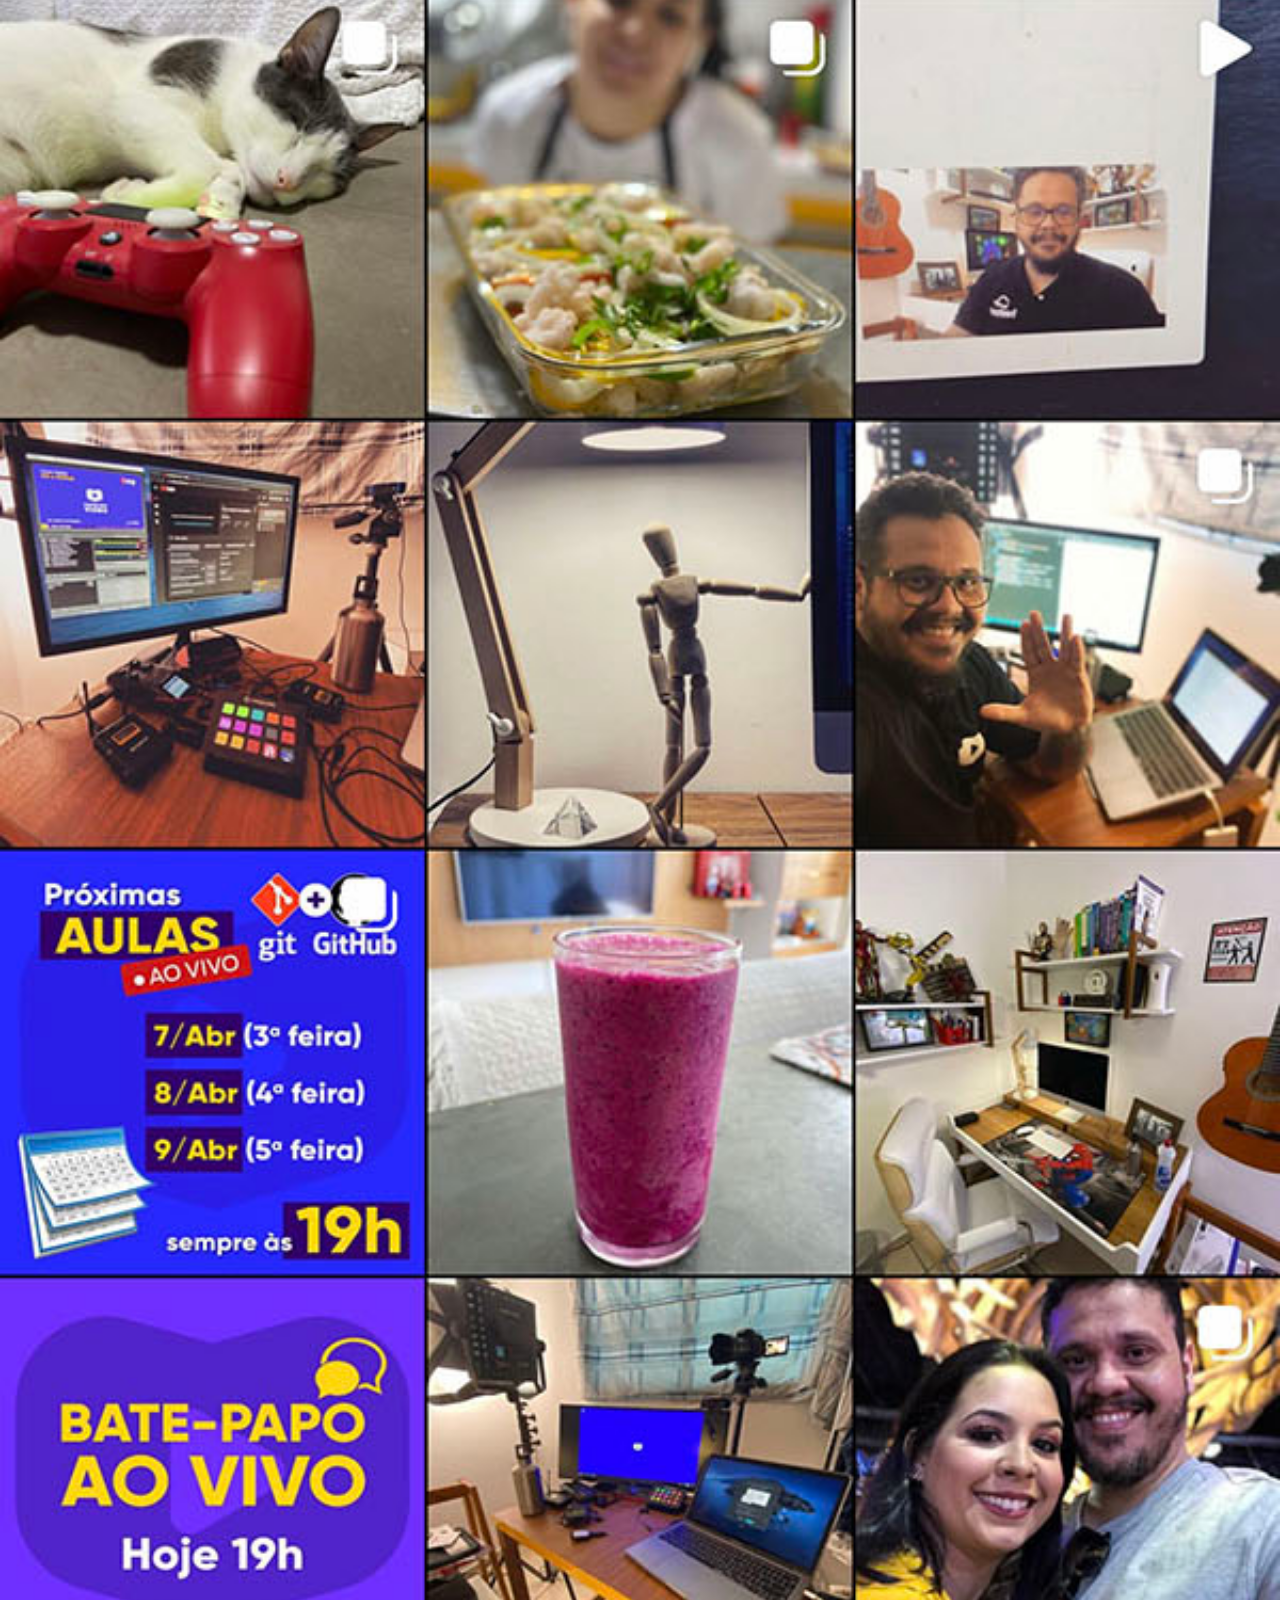
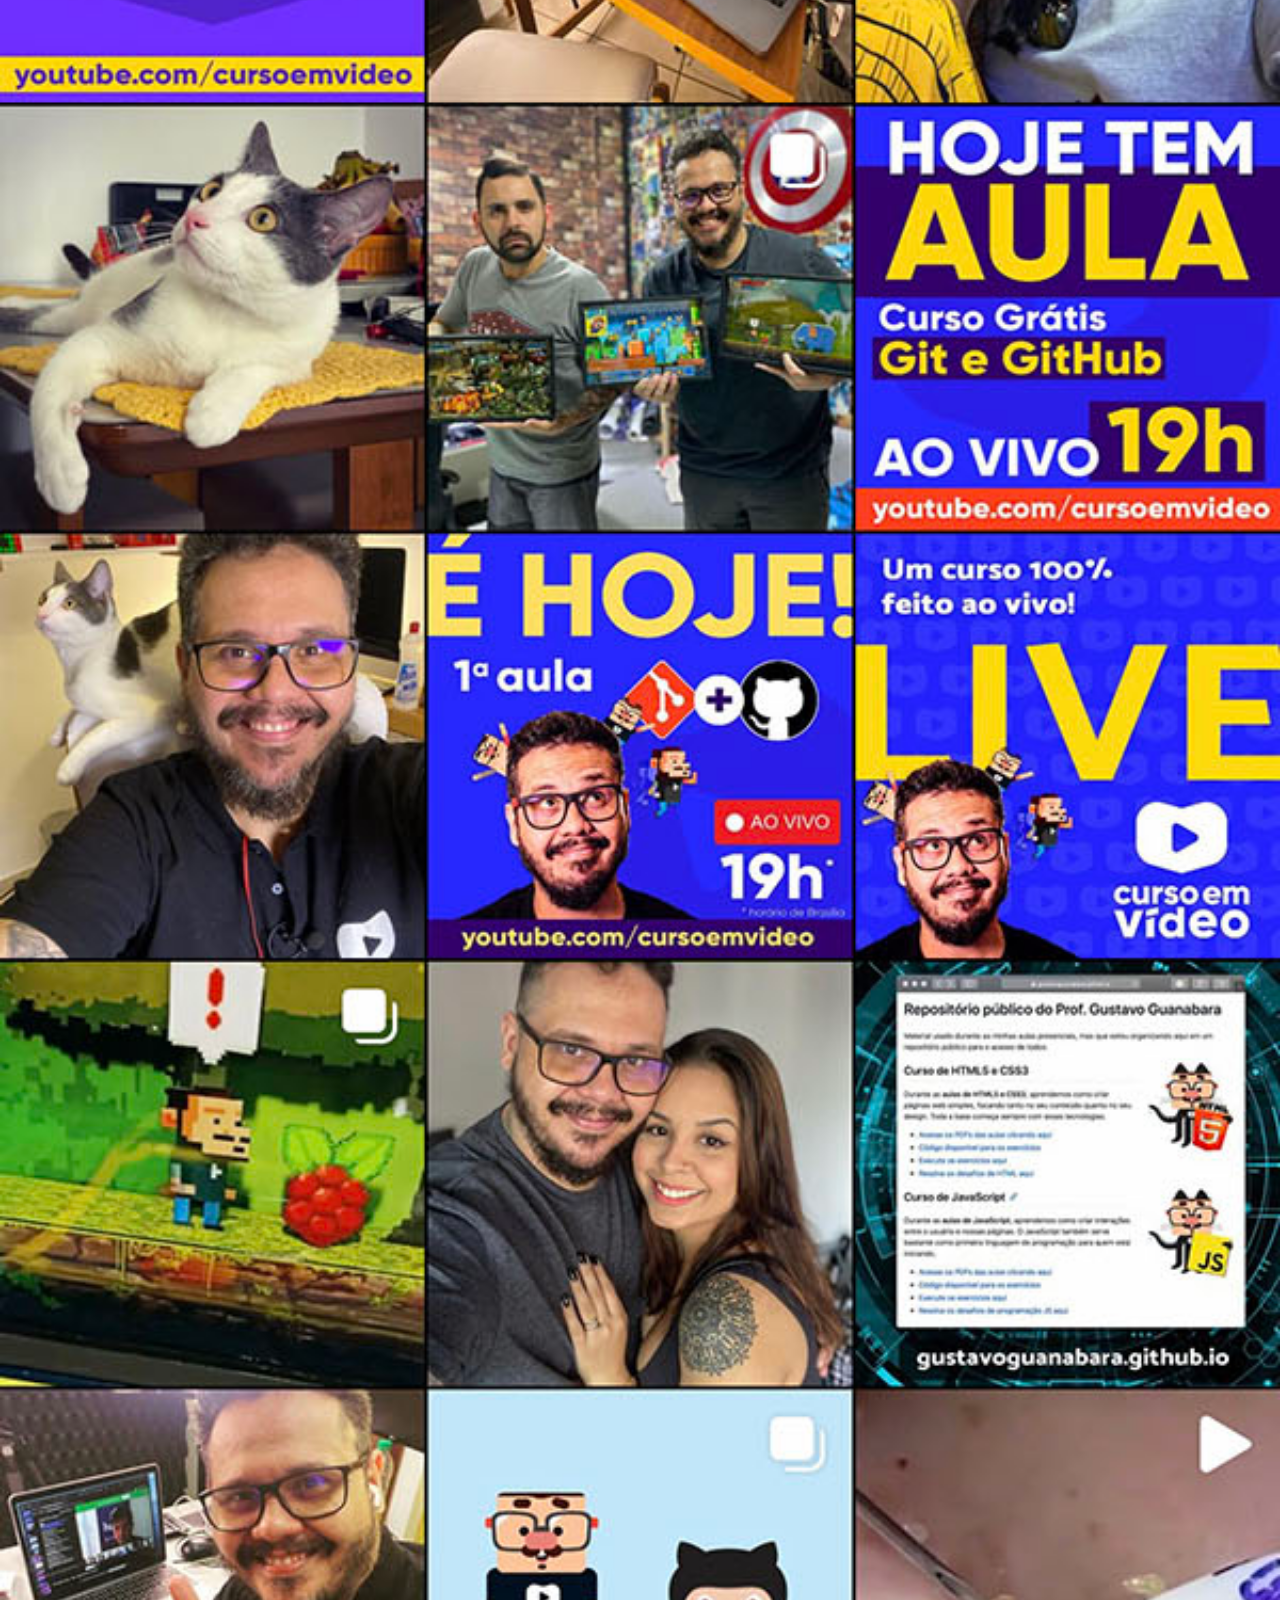
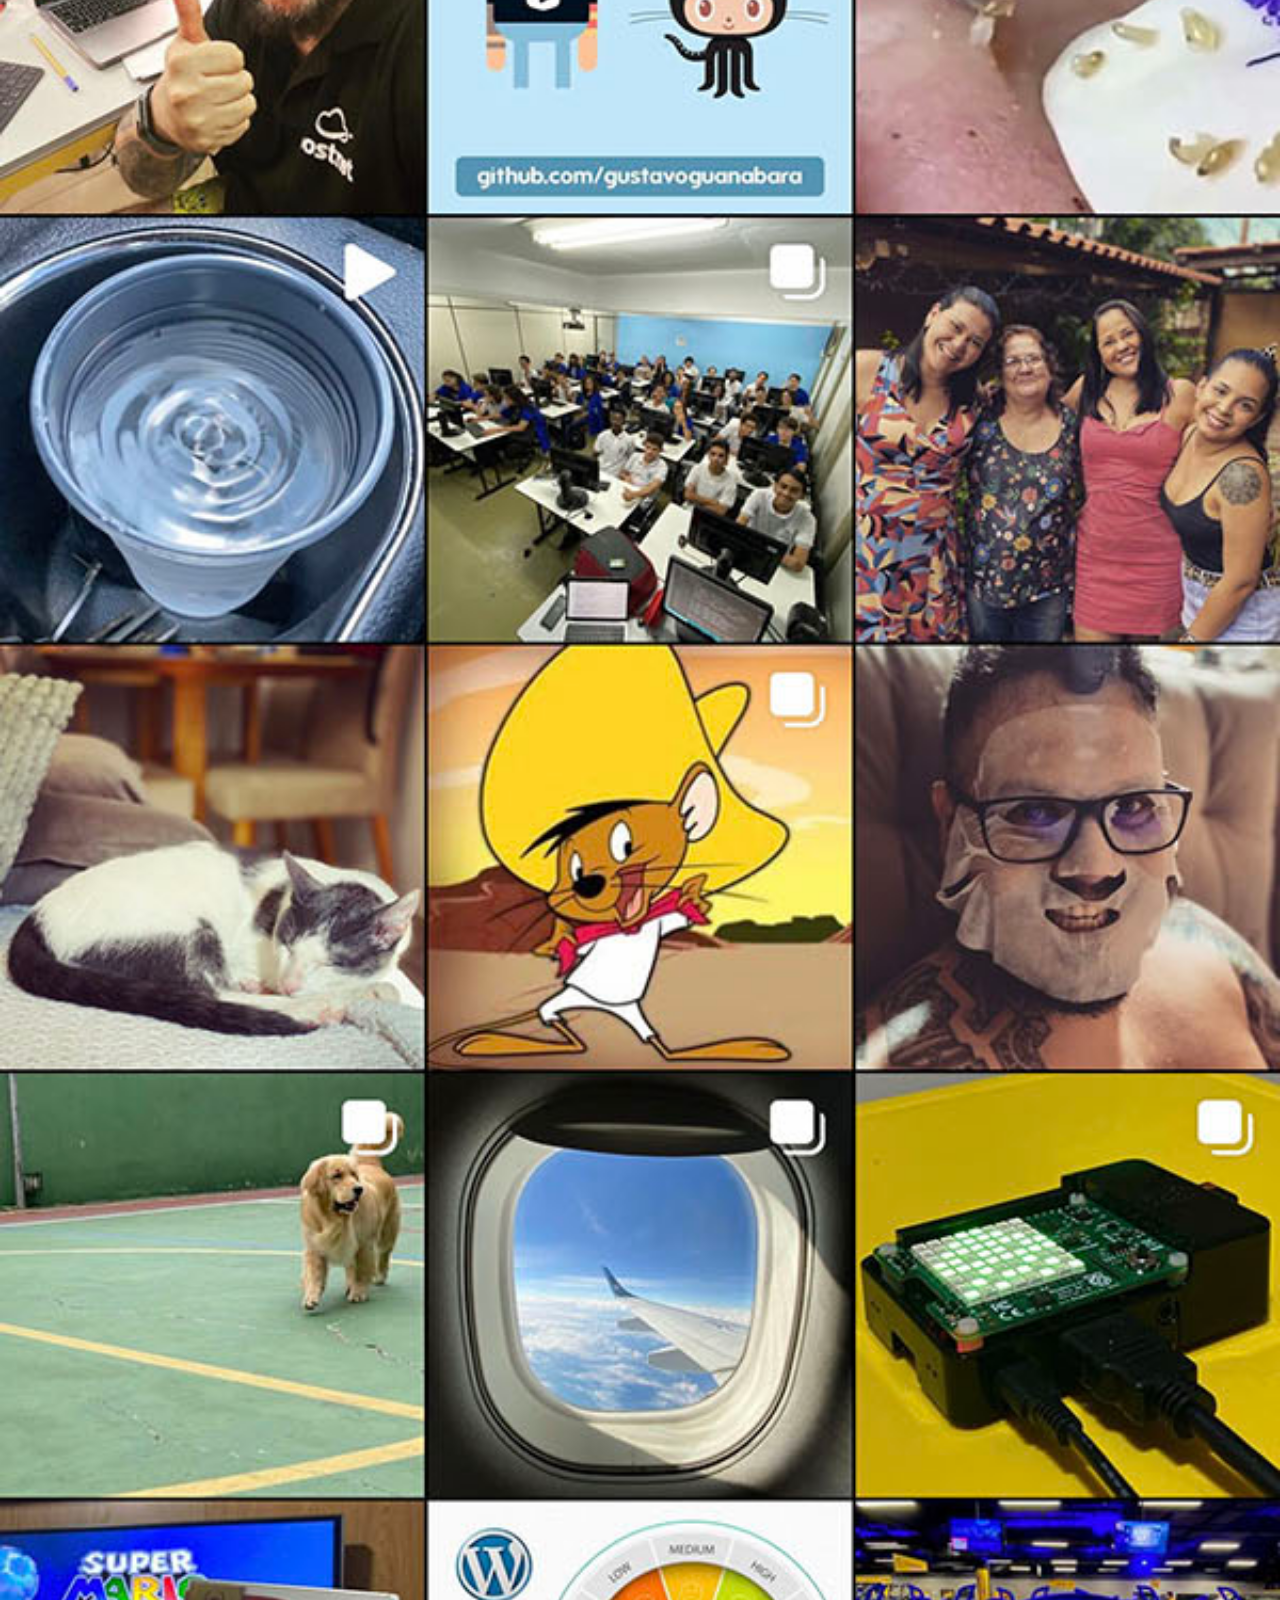
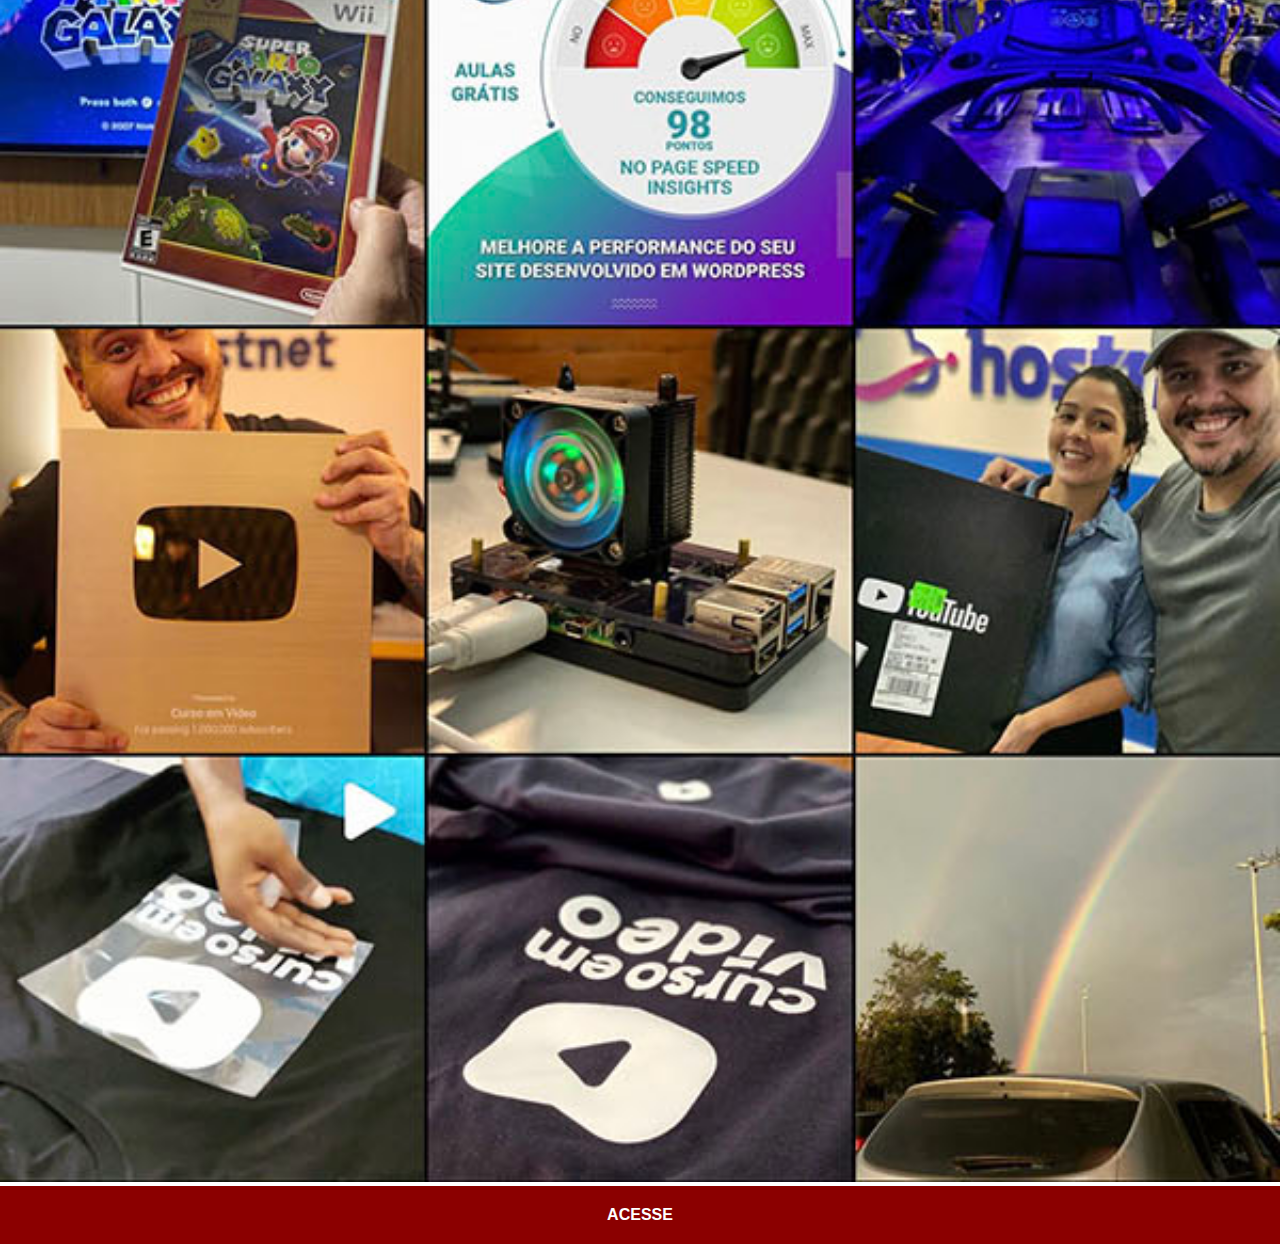
<file: pages/instagram.html>
<!DOCTYPE html>
<html lang="pt-br">
<head>
    <meta charset="UTF-8">
    <meta name="viewport" content="width=device-width, initial-scale=1.0">
    <link rel="stylesheet" href="../style/social.css">
    <title>YouTube</title>
</head>
<body>
    <img src="../imagens/tela-instagram.jpg" alt="Imagem Instagram">
    <a href="https://www.youtube.com/c/CursoemV%C3%ADdeo/playlists" target="_blank">ACESSE</a>
</body>
</html>
</file>
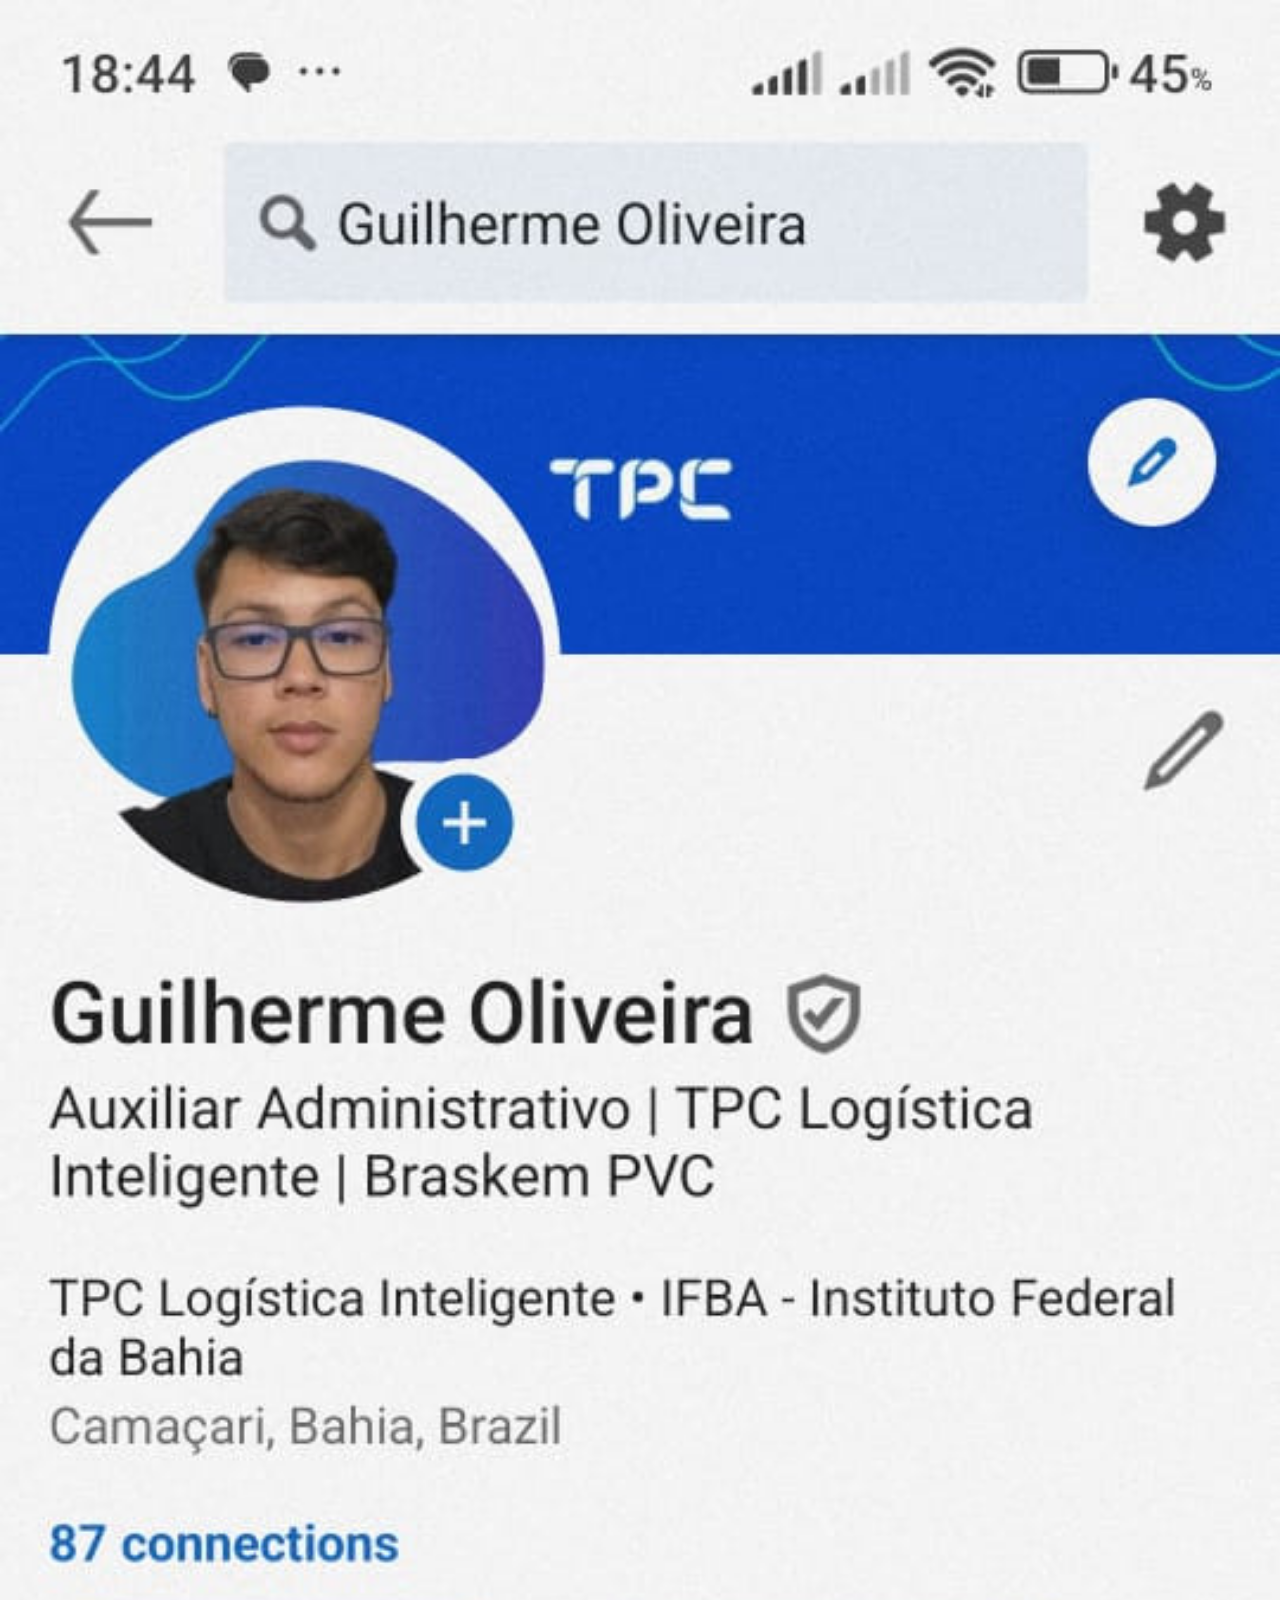
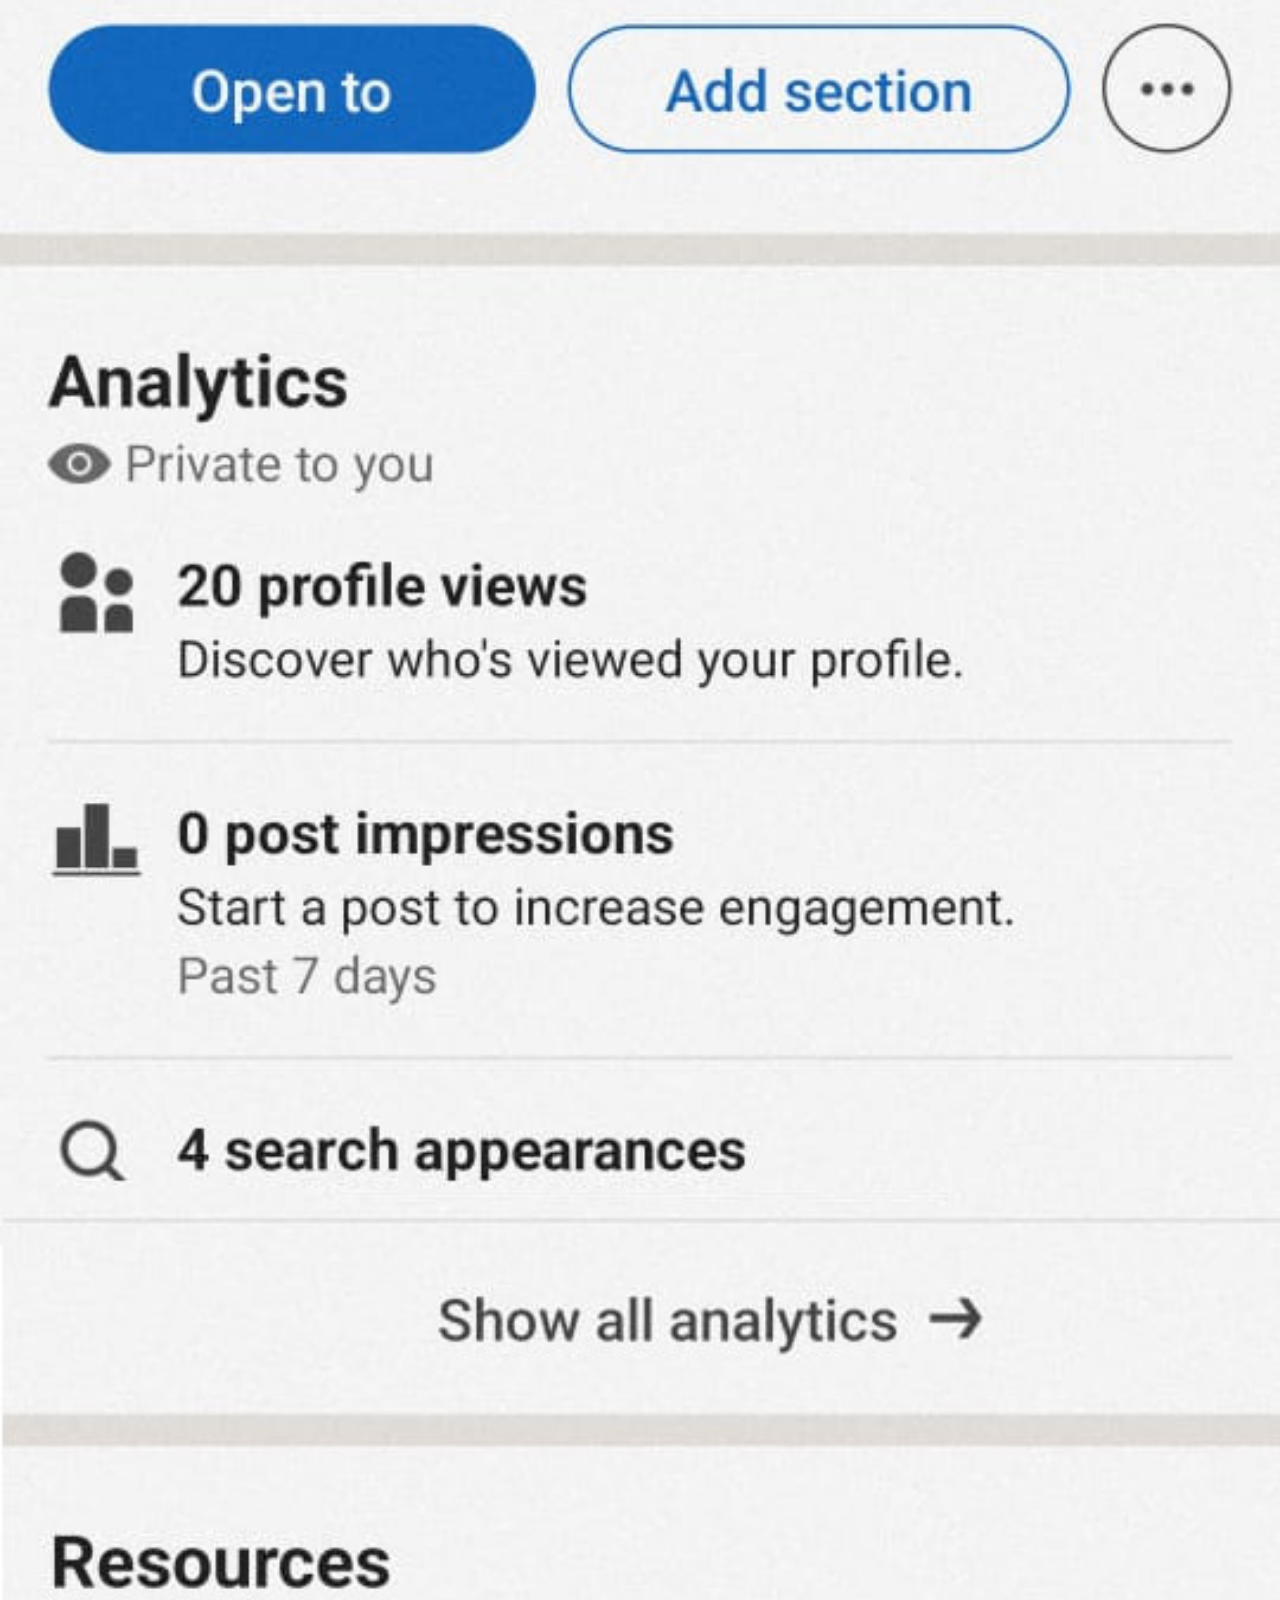
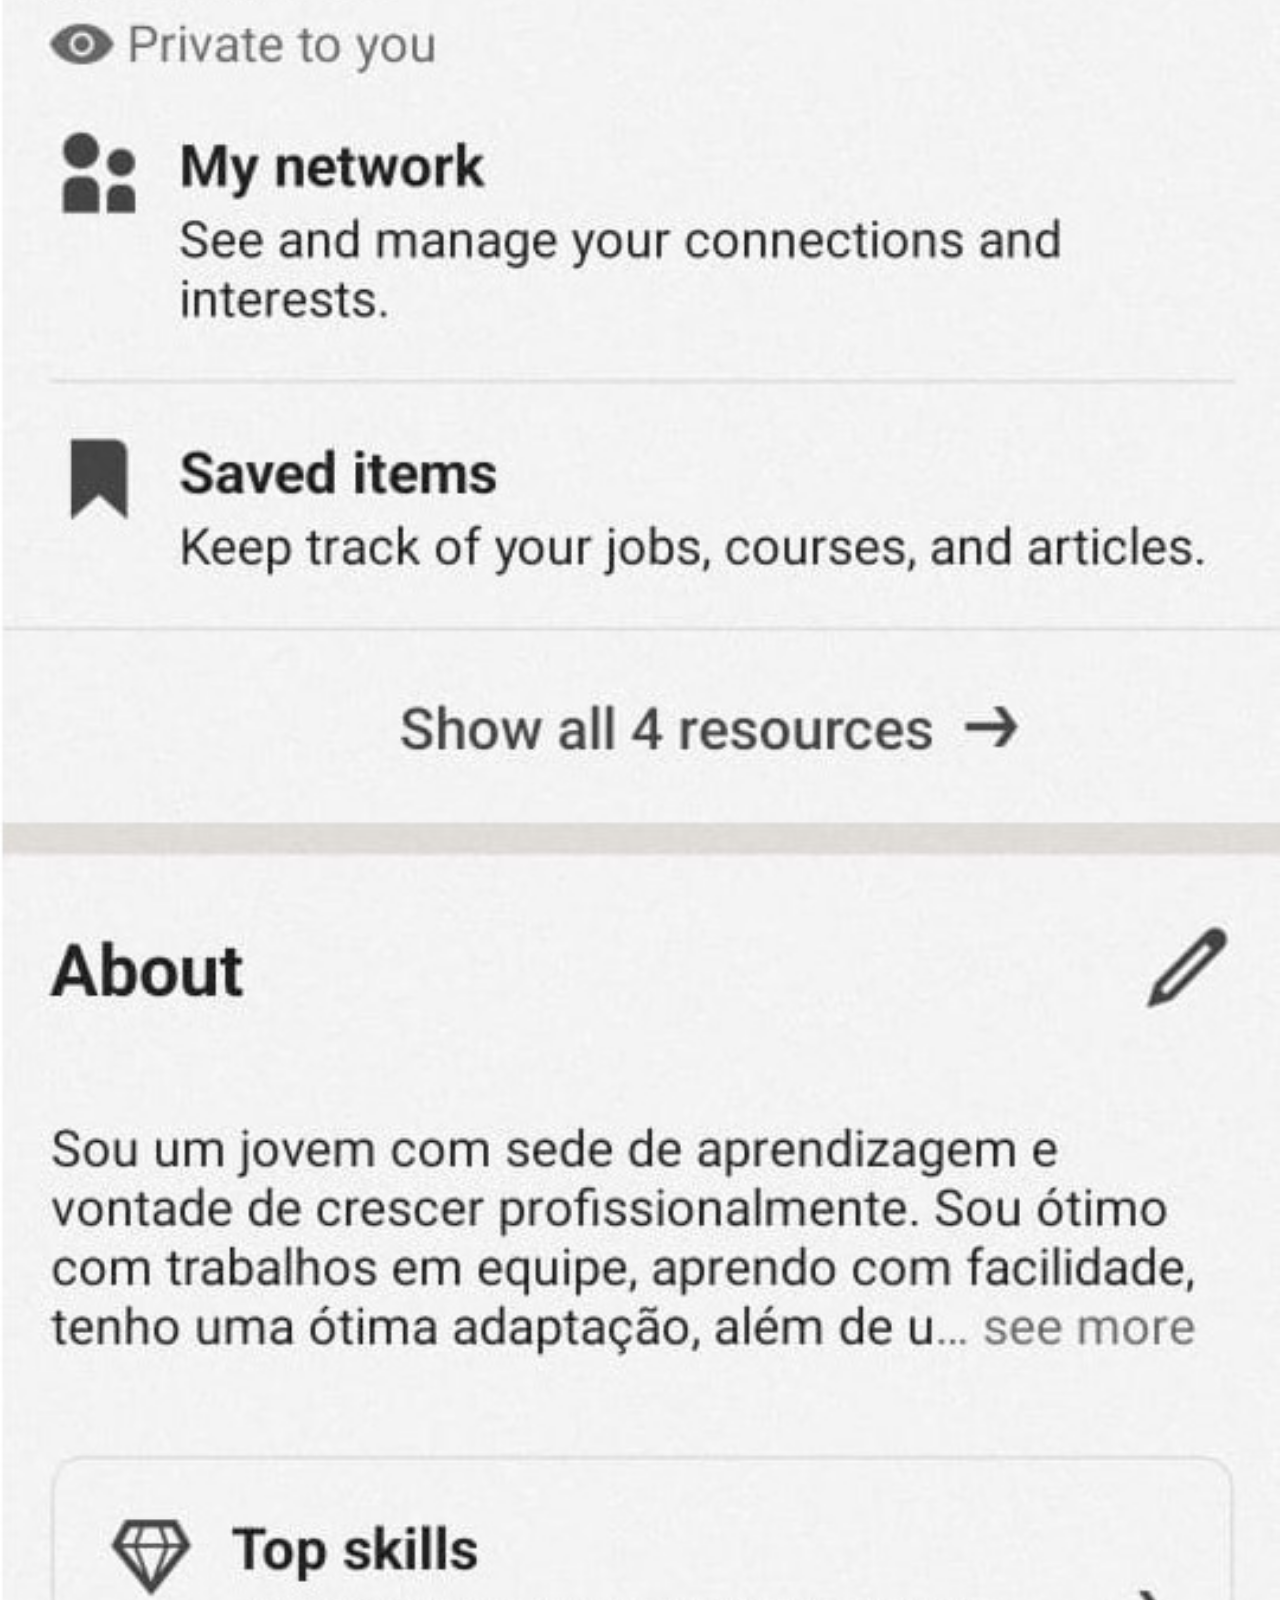
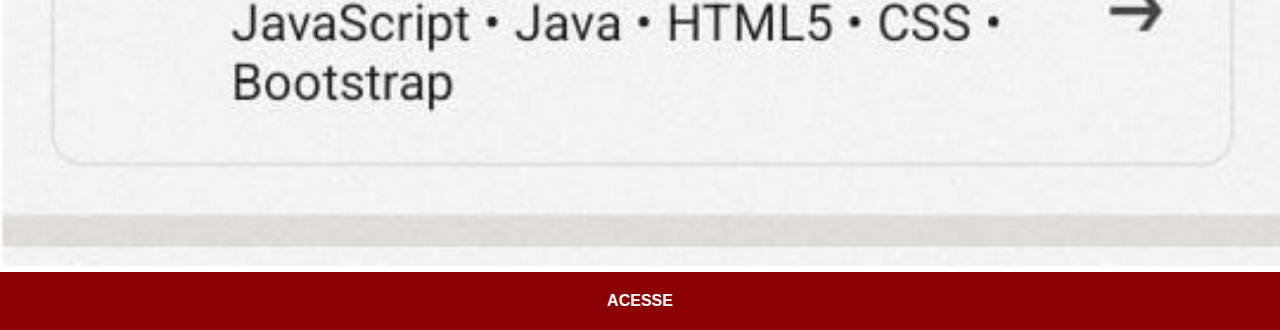
<file: pages/linkedin.html>
<!DOCTYPE html>
<html lang="pt-br">
<head>
    <meta charset="UTF-8">
    <meta name="viewport" content="width=device-width, initial-scale=1.0">
    <link rel="stylesheet" href="../style/social.css">
    <title>YouTube</title>
</head>
<body>
    <img src="../imagens/tela-linkedin.jpg" alt="Imagem Linkedin">
    <a href="https://www.youtube.com/c/CursoemV%C3%ADdeo/playlists" target="_blank">ACESSE</a>
</body>
</html>
</file>
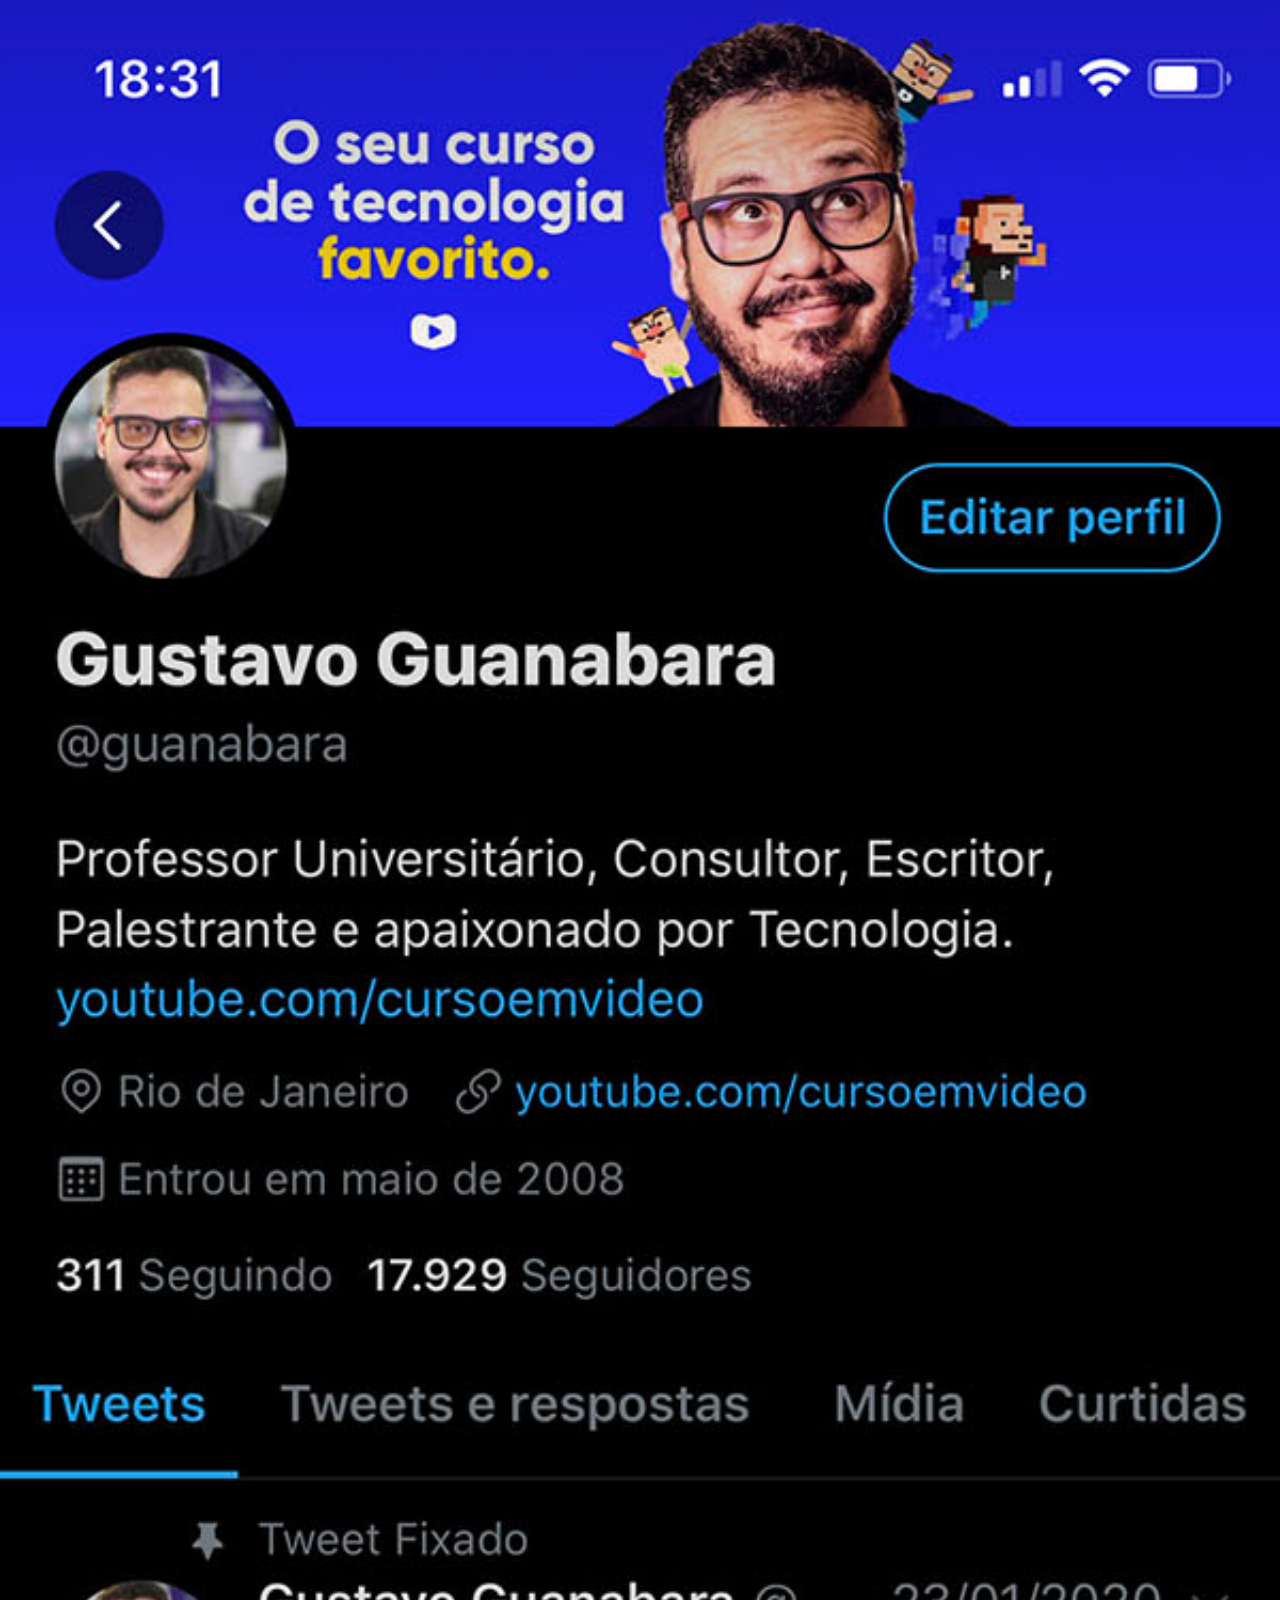
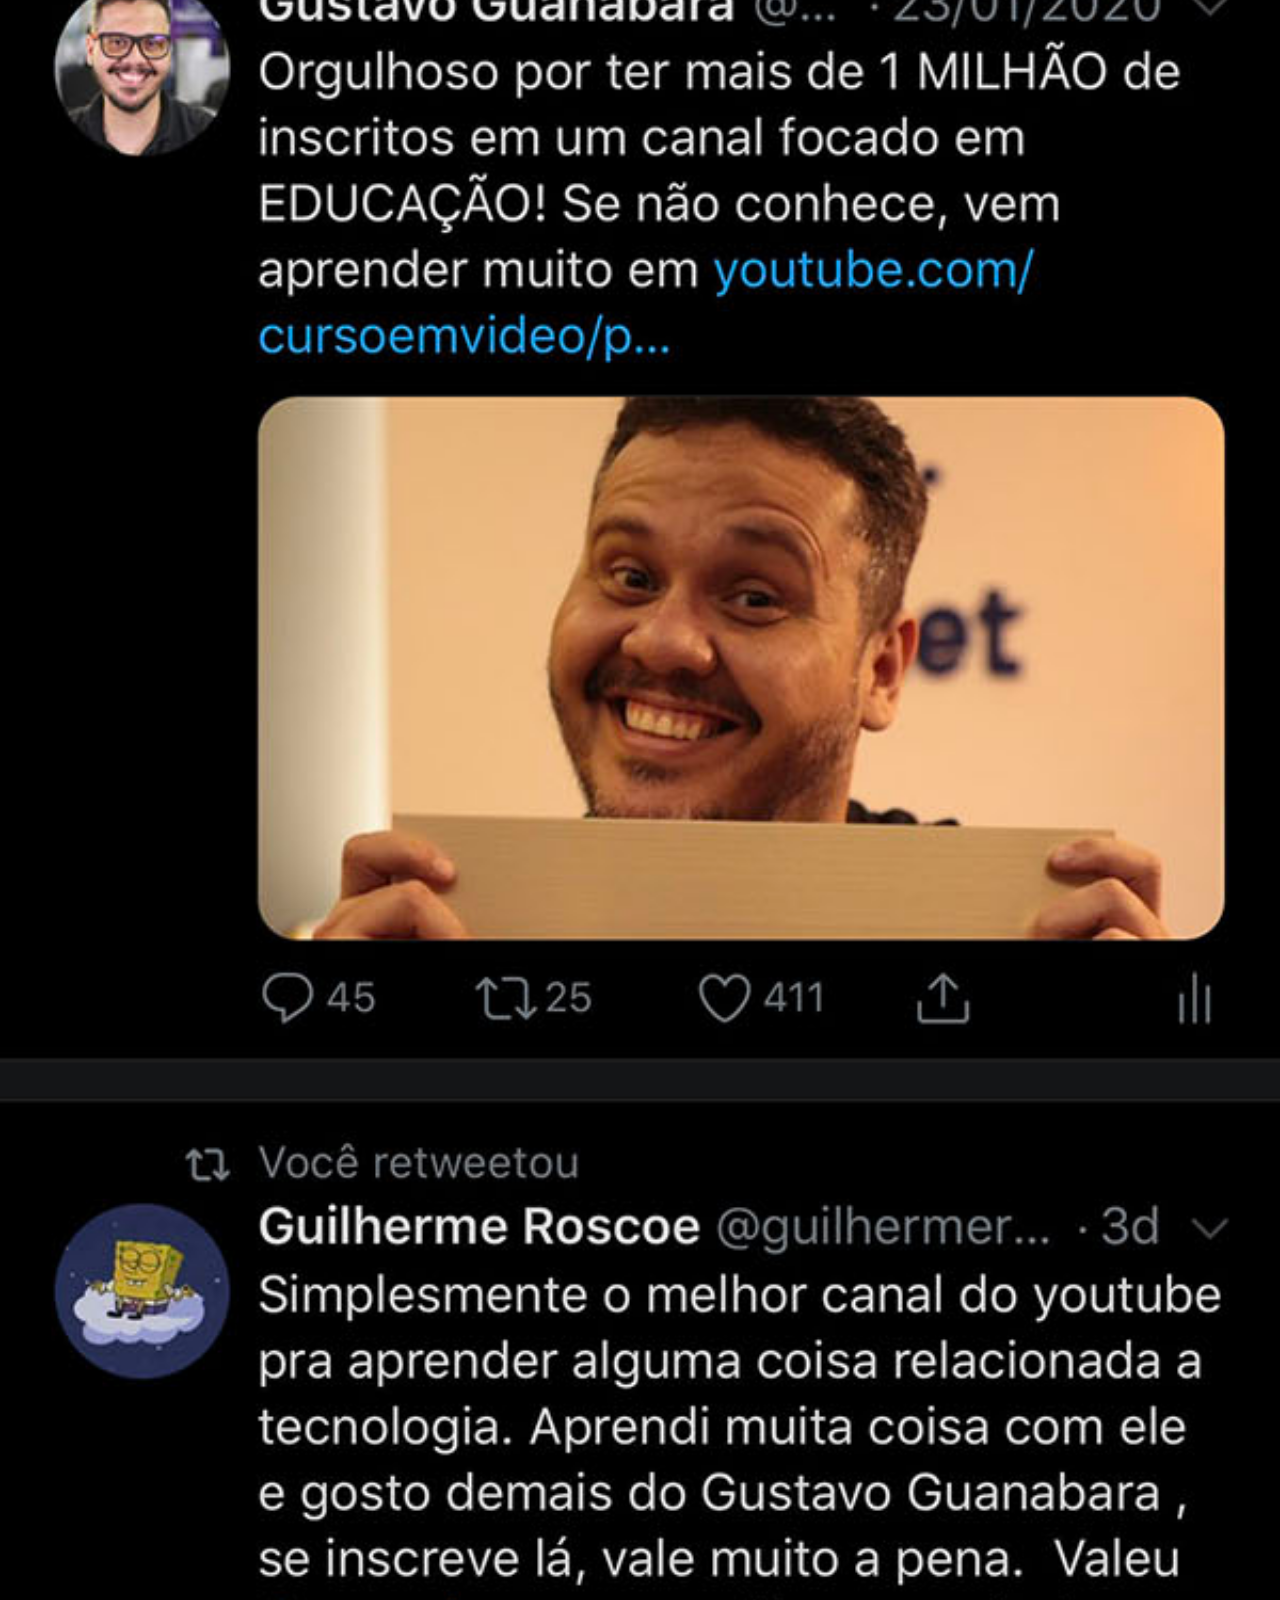
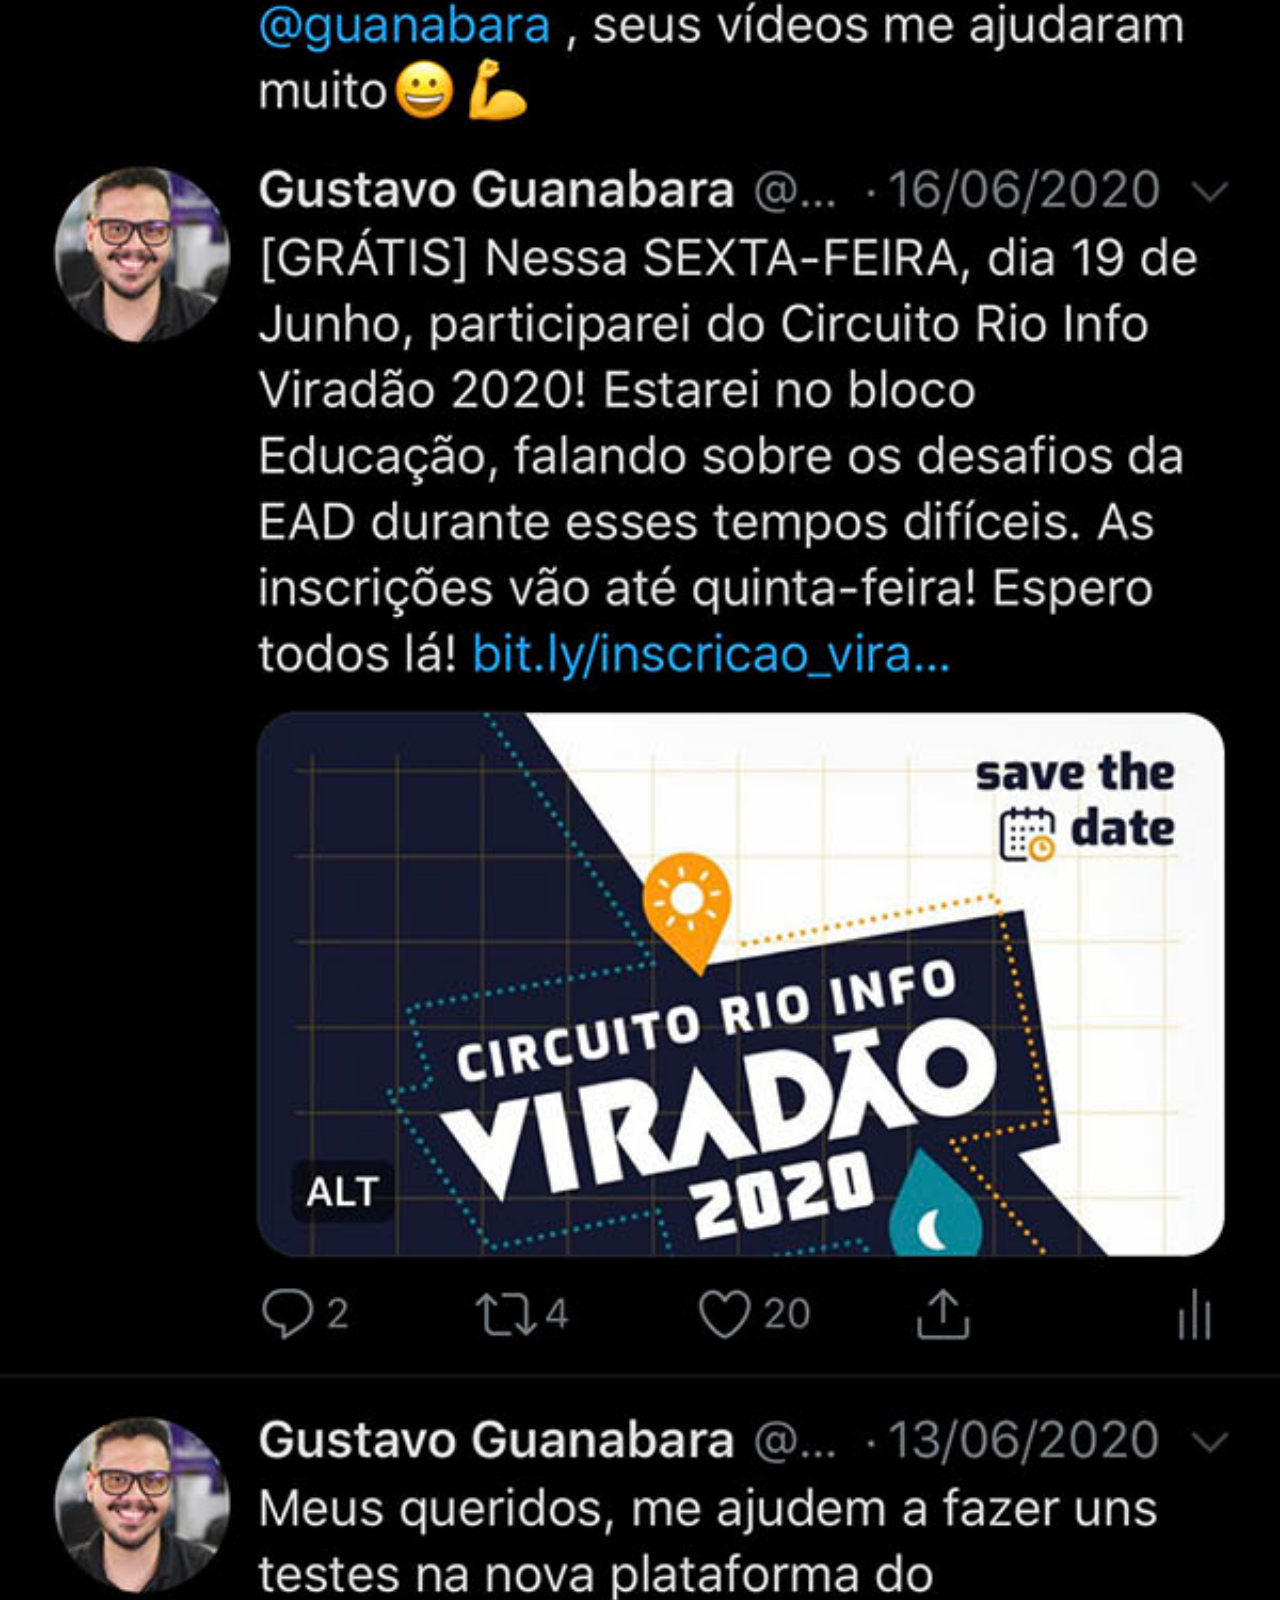
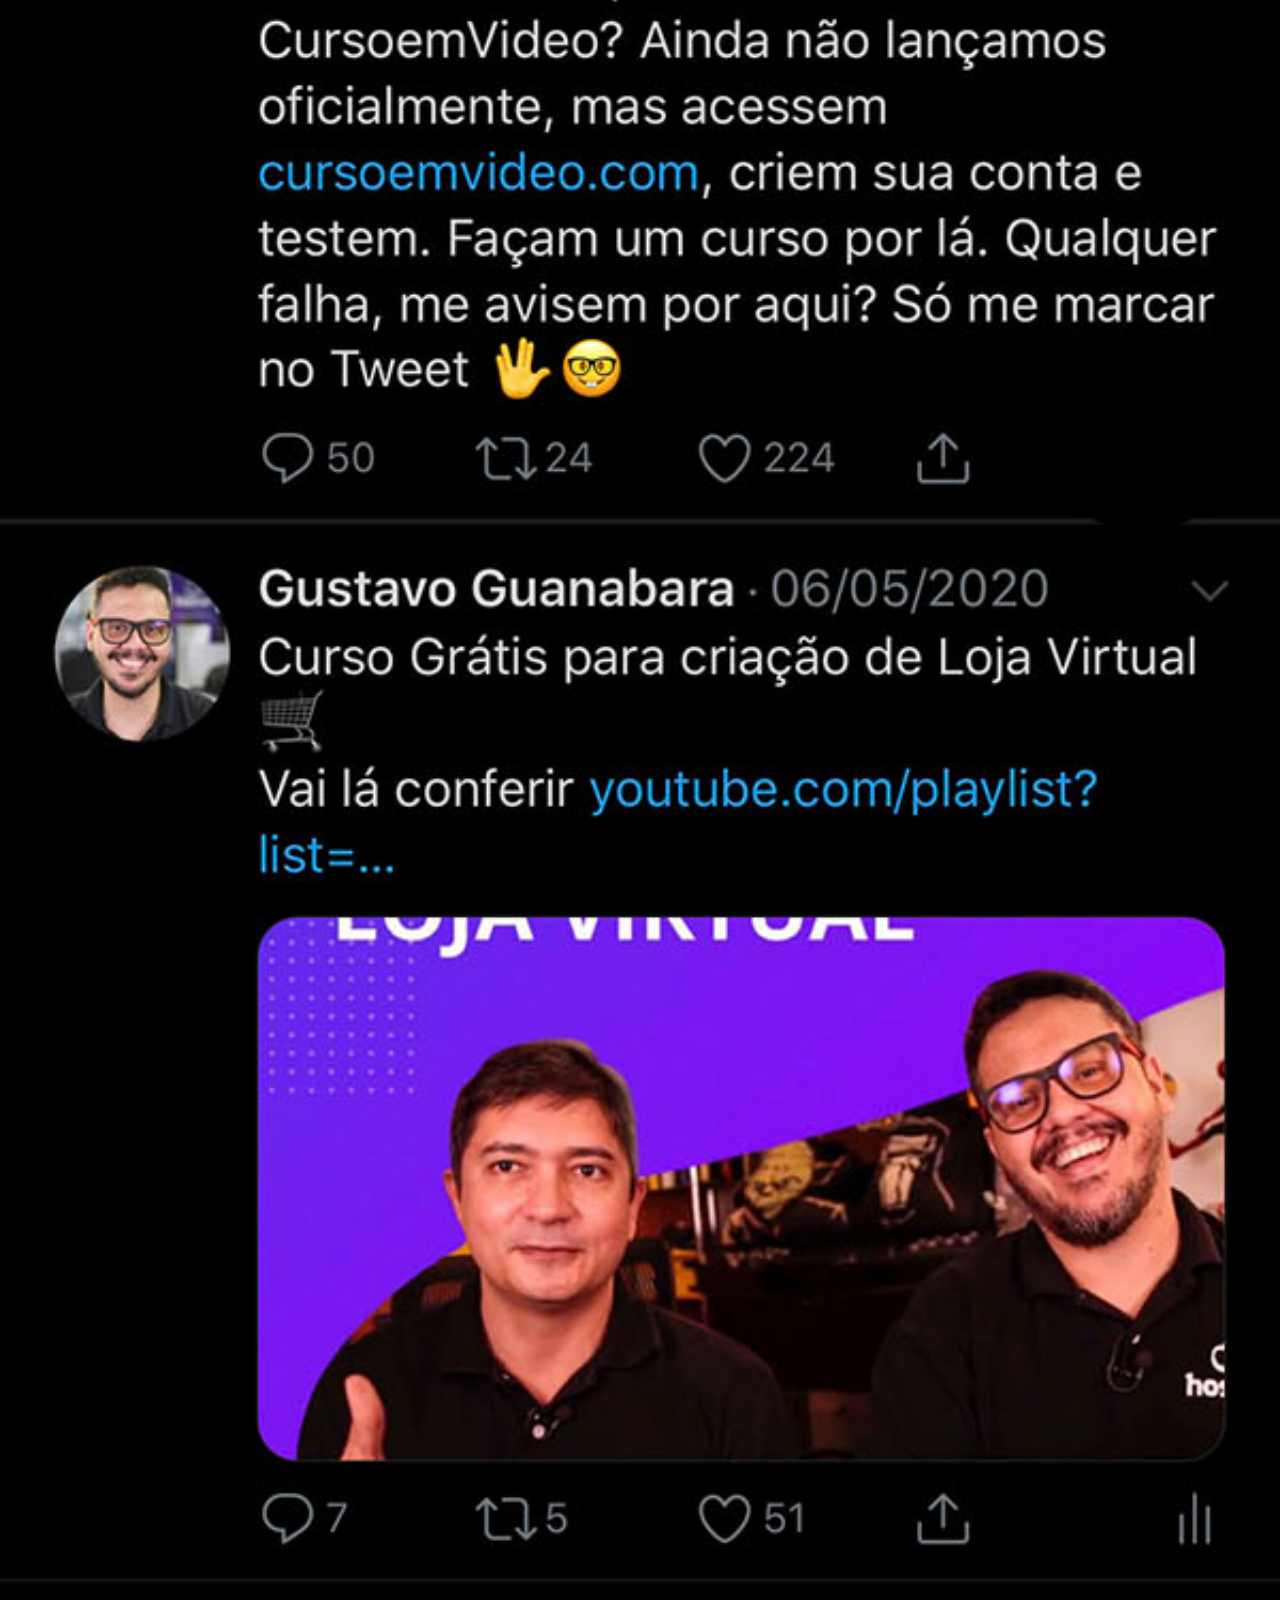
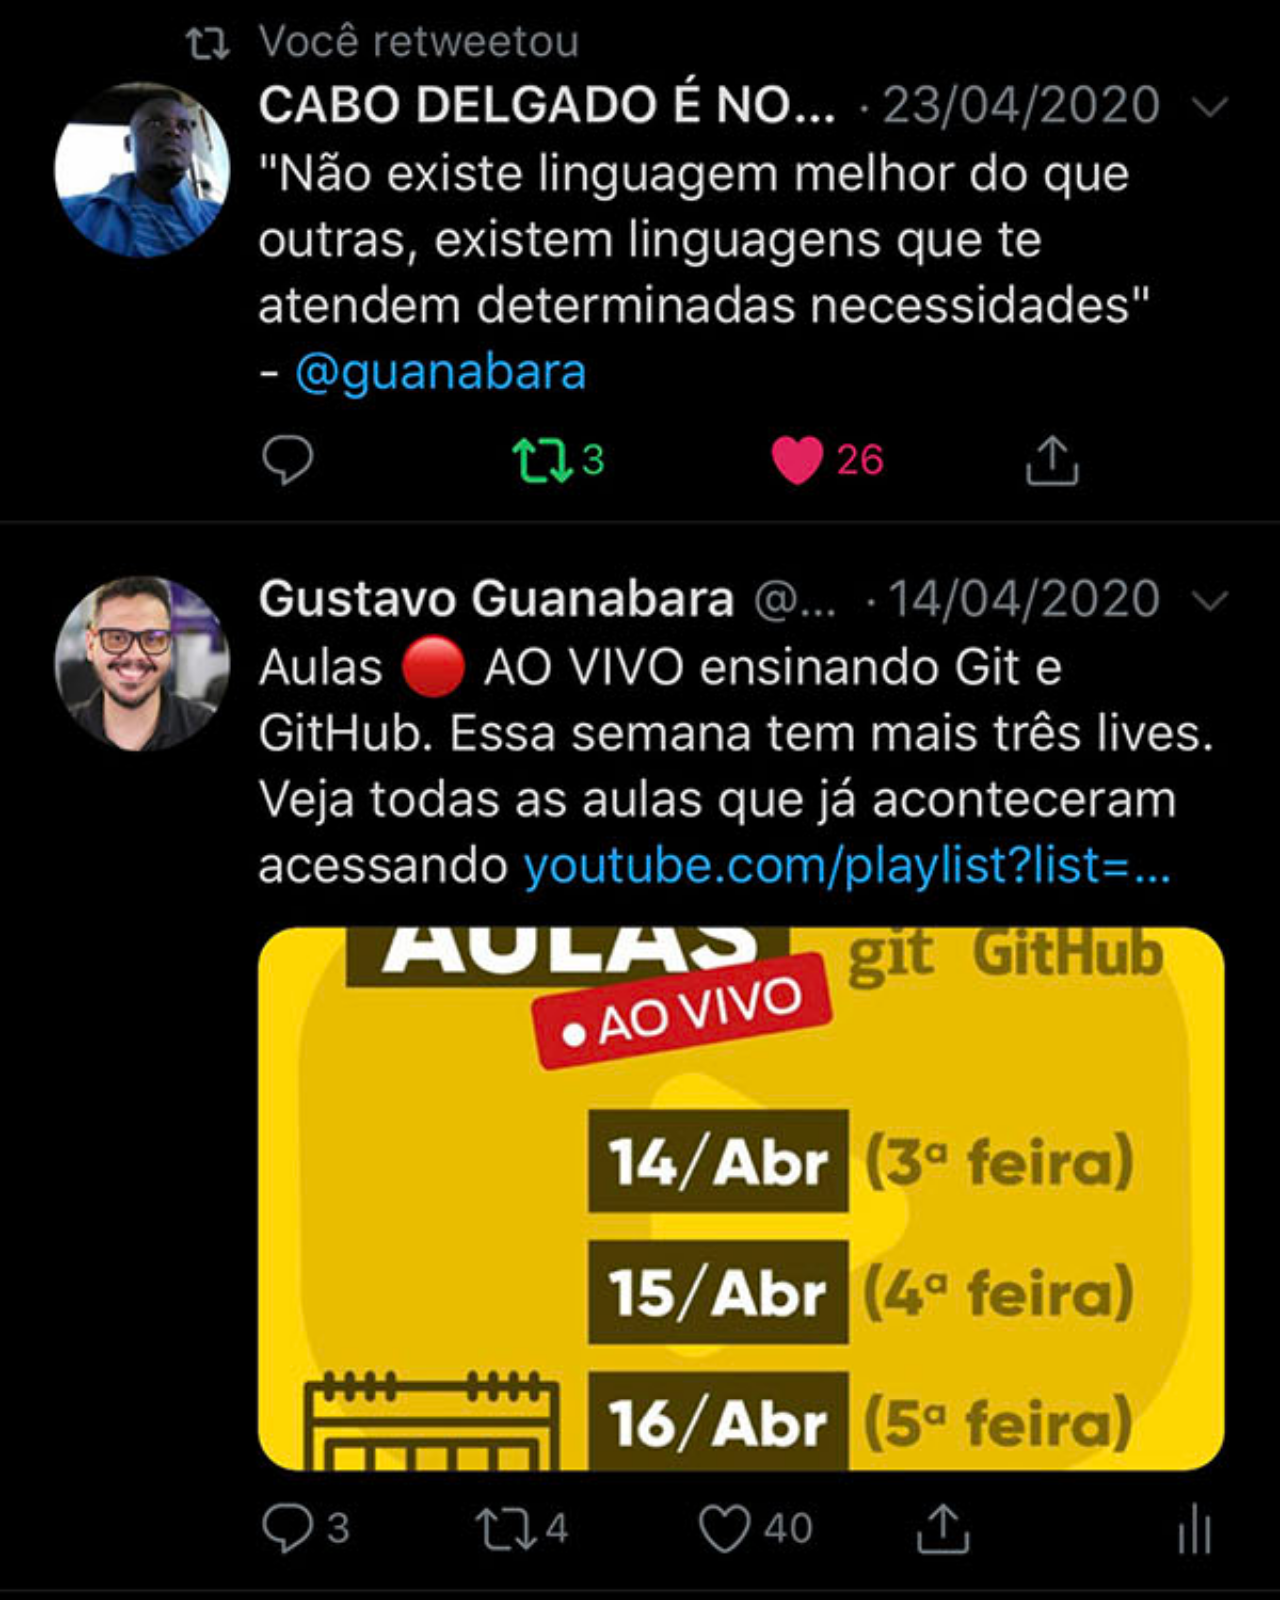
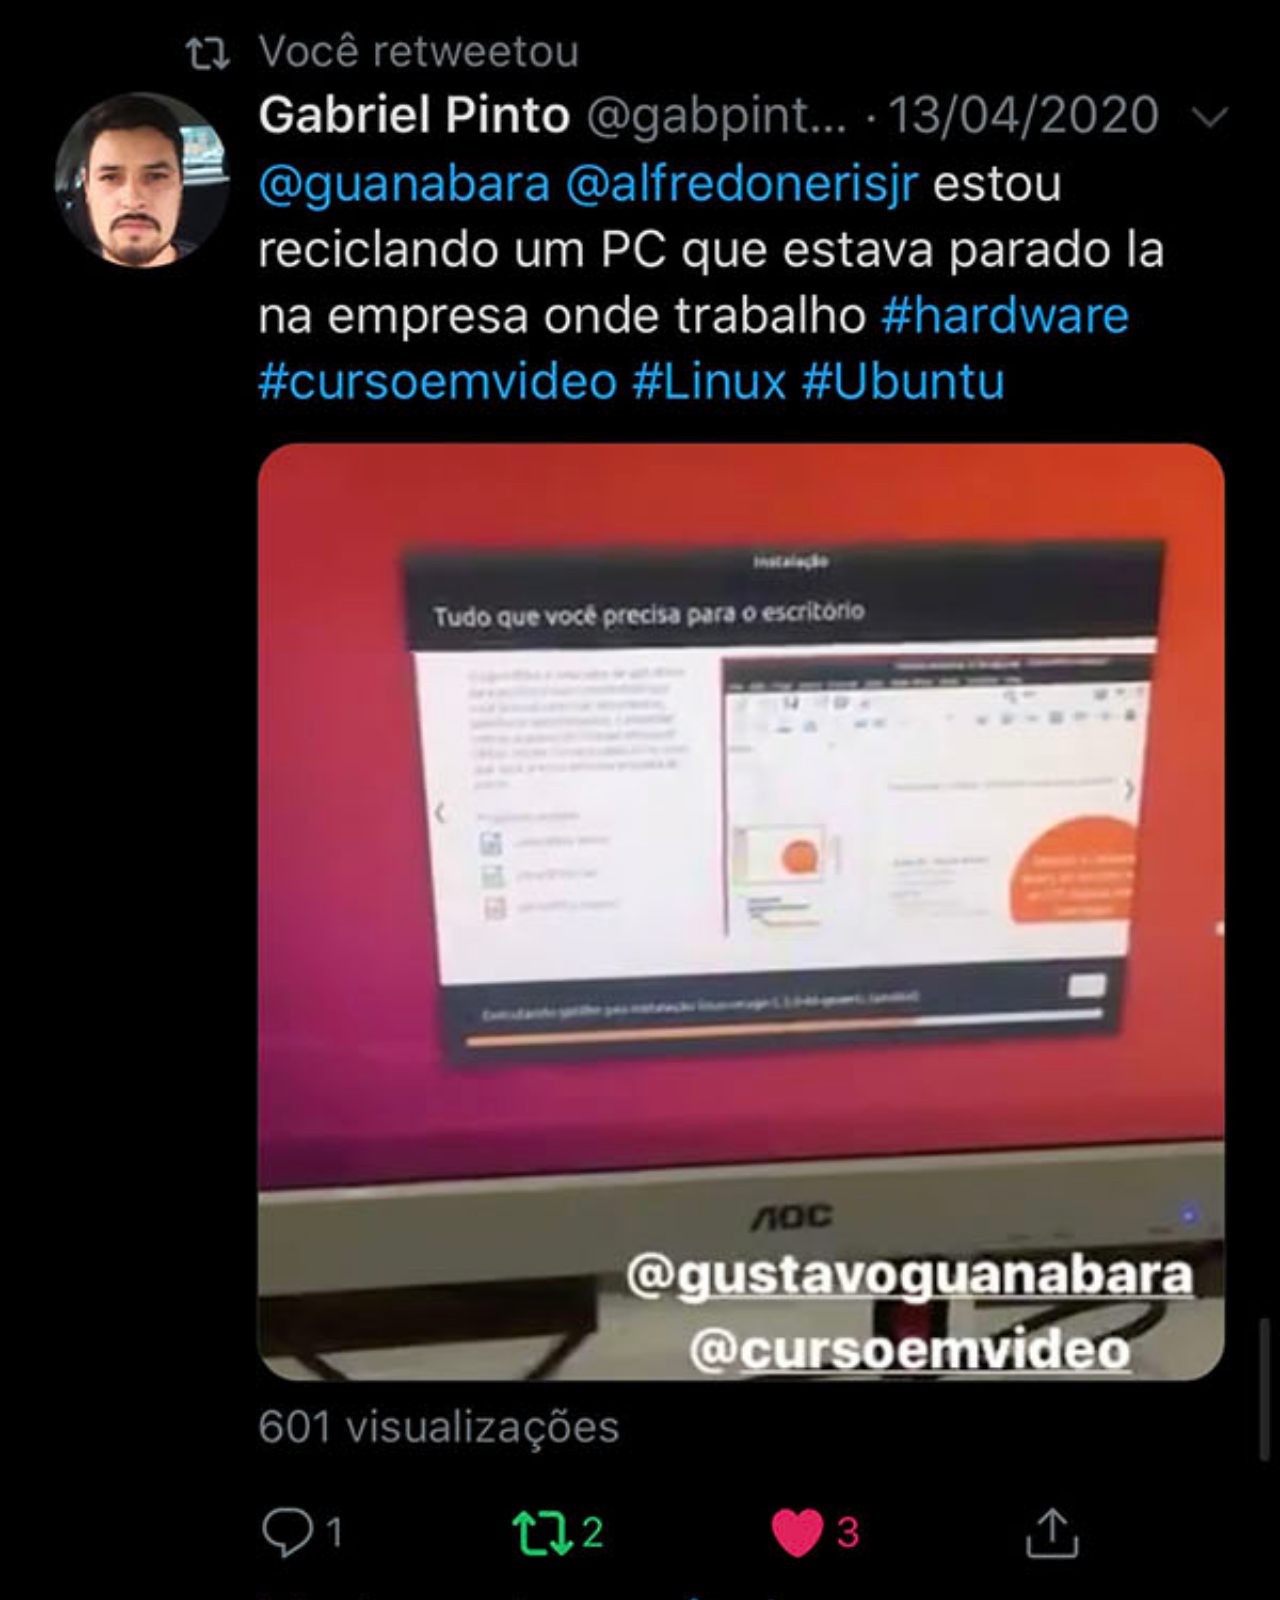
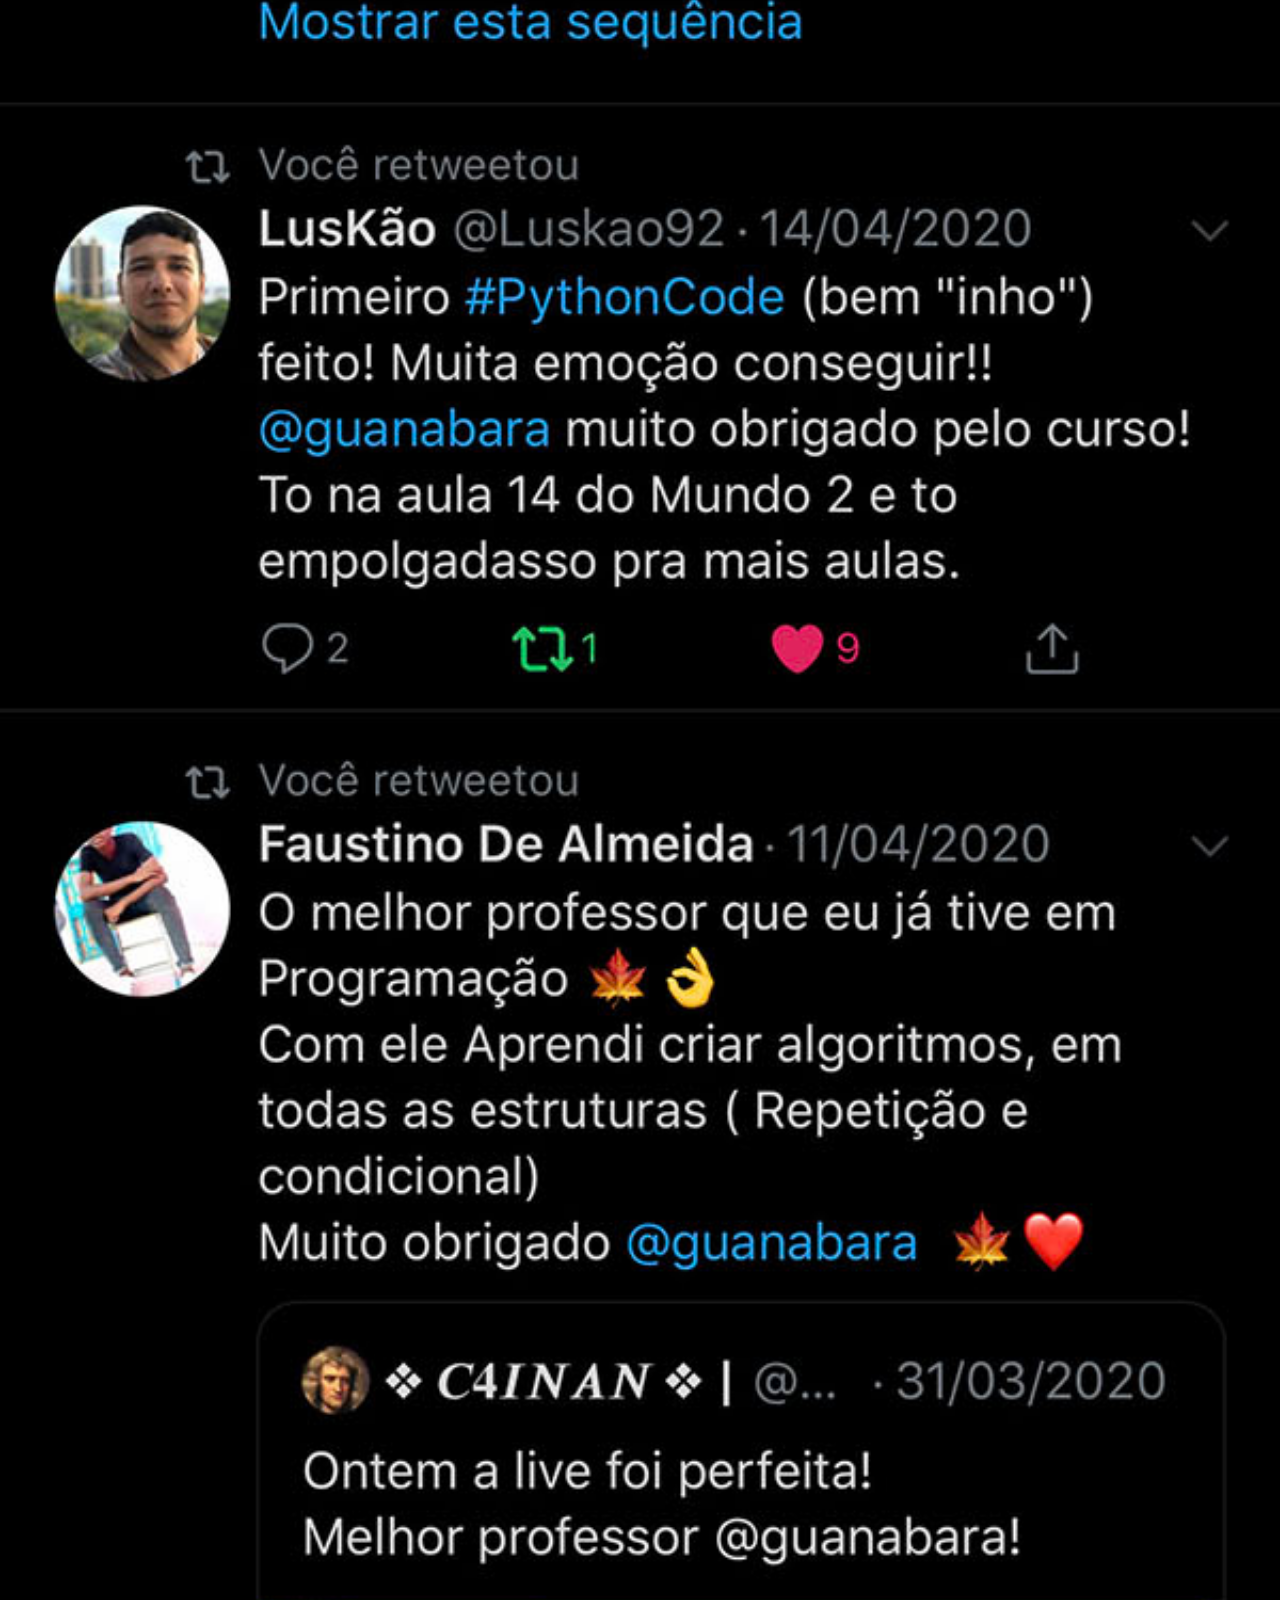
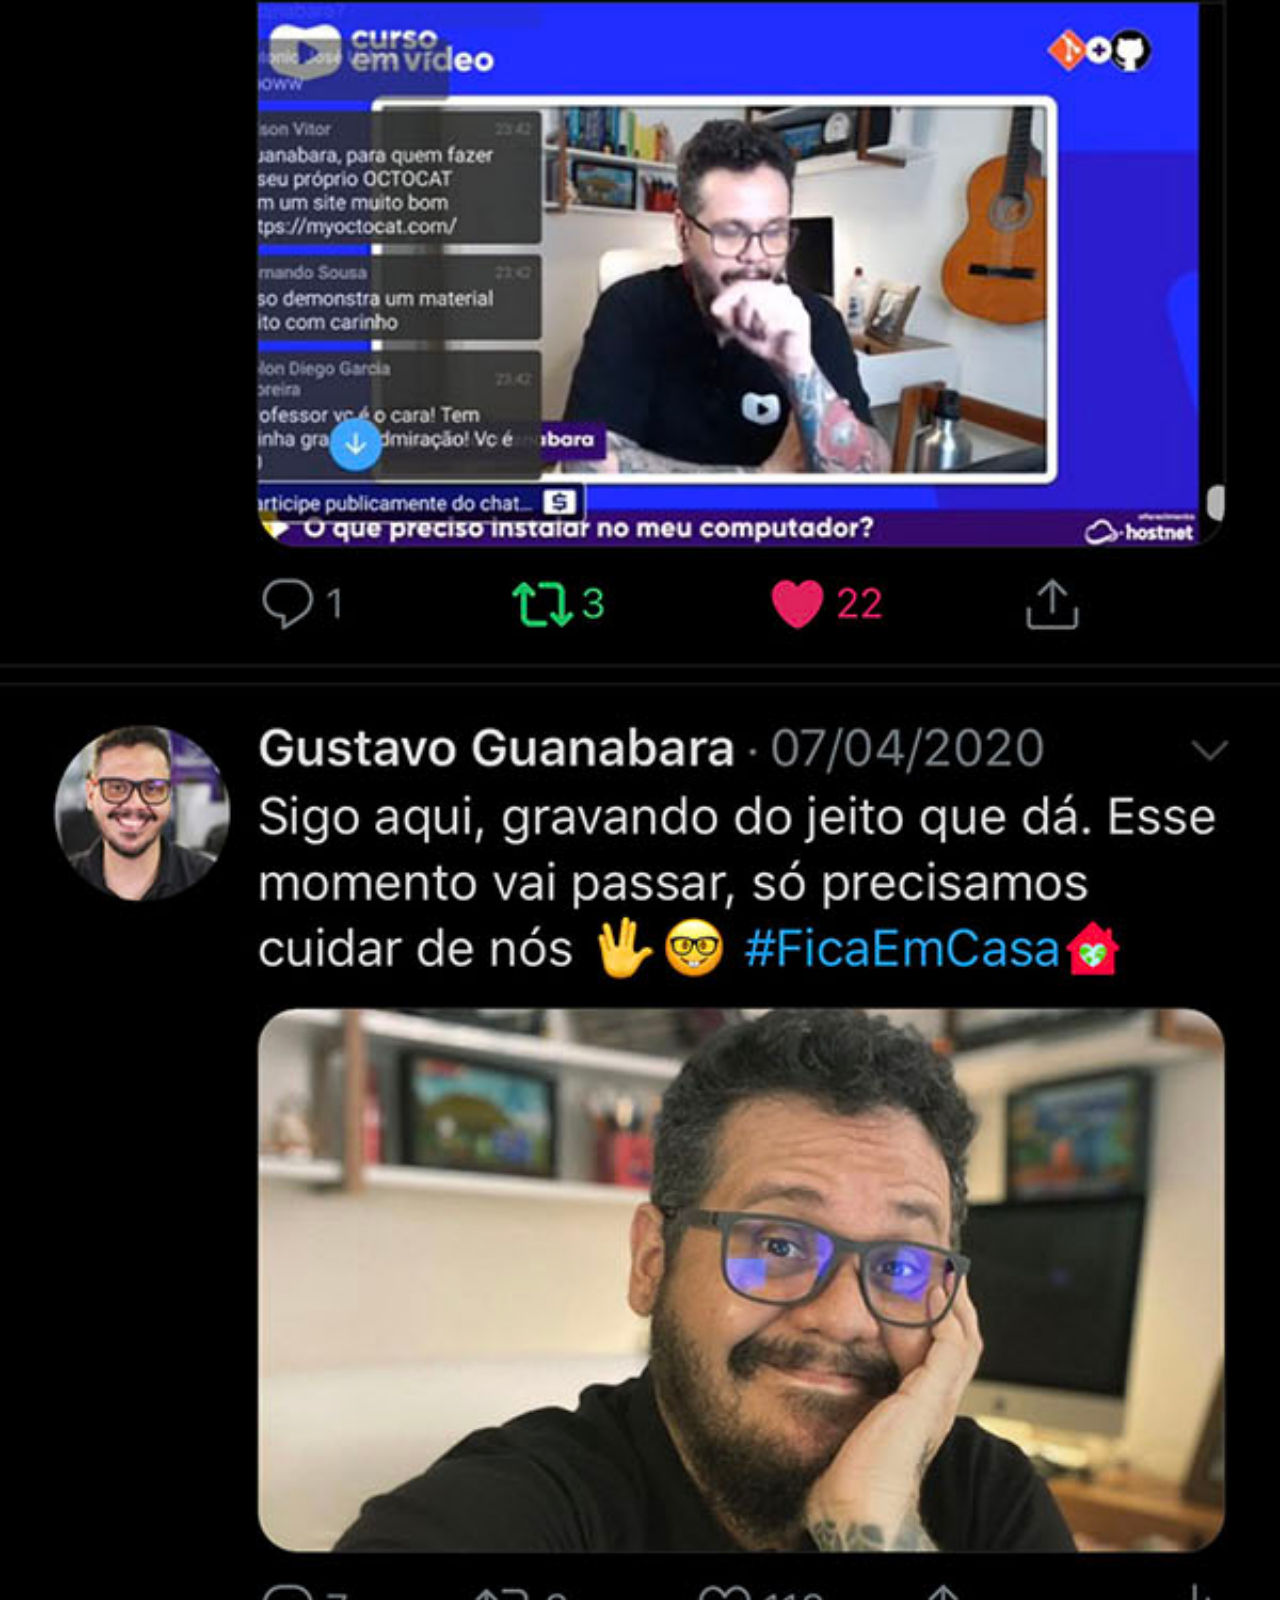
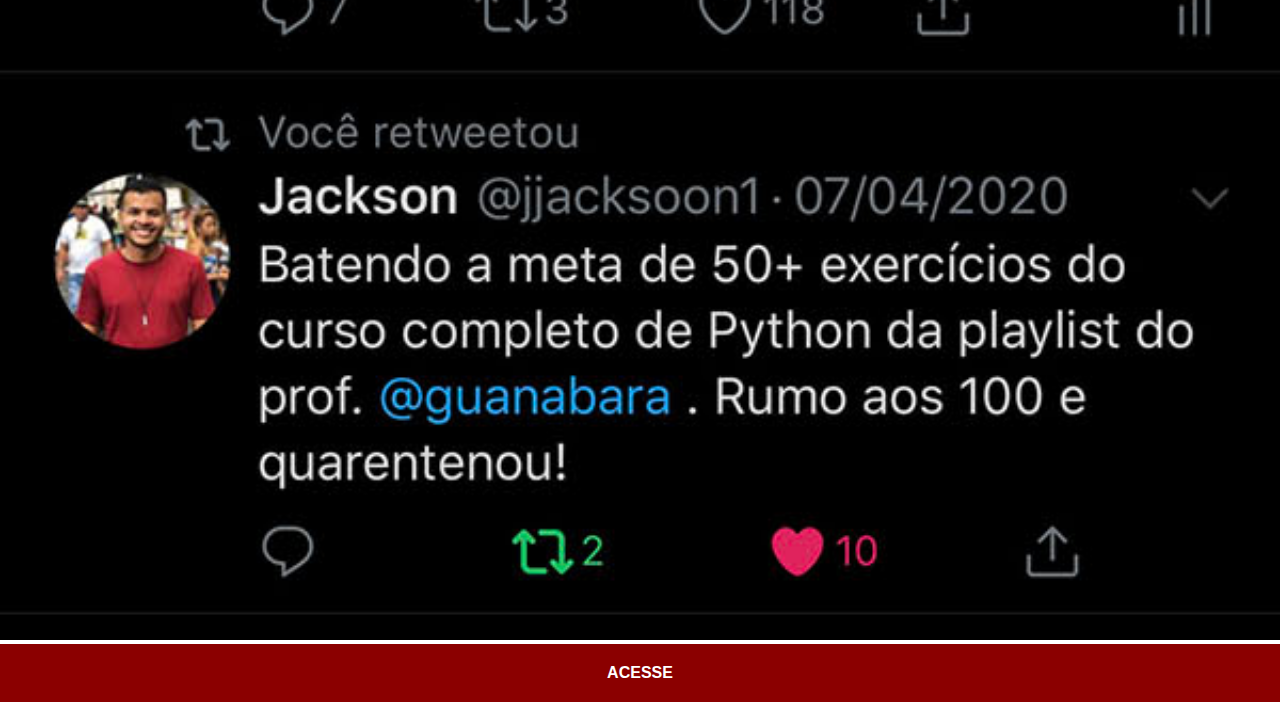
<file: pages/twitter.html>
<!DOCTYPE html>
<html lang="pt-br">
<head>
    <meta charset="UTF-8">
    <meta name="viewport" content="width=device-width, initial-scale=1.0">
    <link rel="stylesheet" href="../style/social.css">
    <title>YouTube</title>
</head>
<body>
    <img src="../imagens/tela-twitter.jpg" alt="Imagem Twitter">
    <a href="https://www.youtube.com/c/CursoemV%C3%ADdeo/playlists" target="_blank">ACESSE</a>
</body>
</html>
</file>
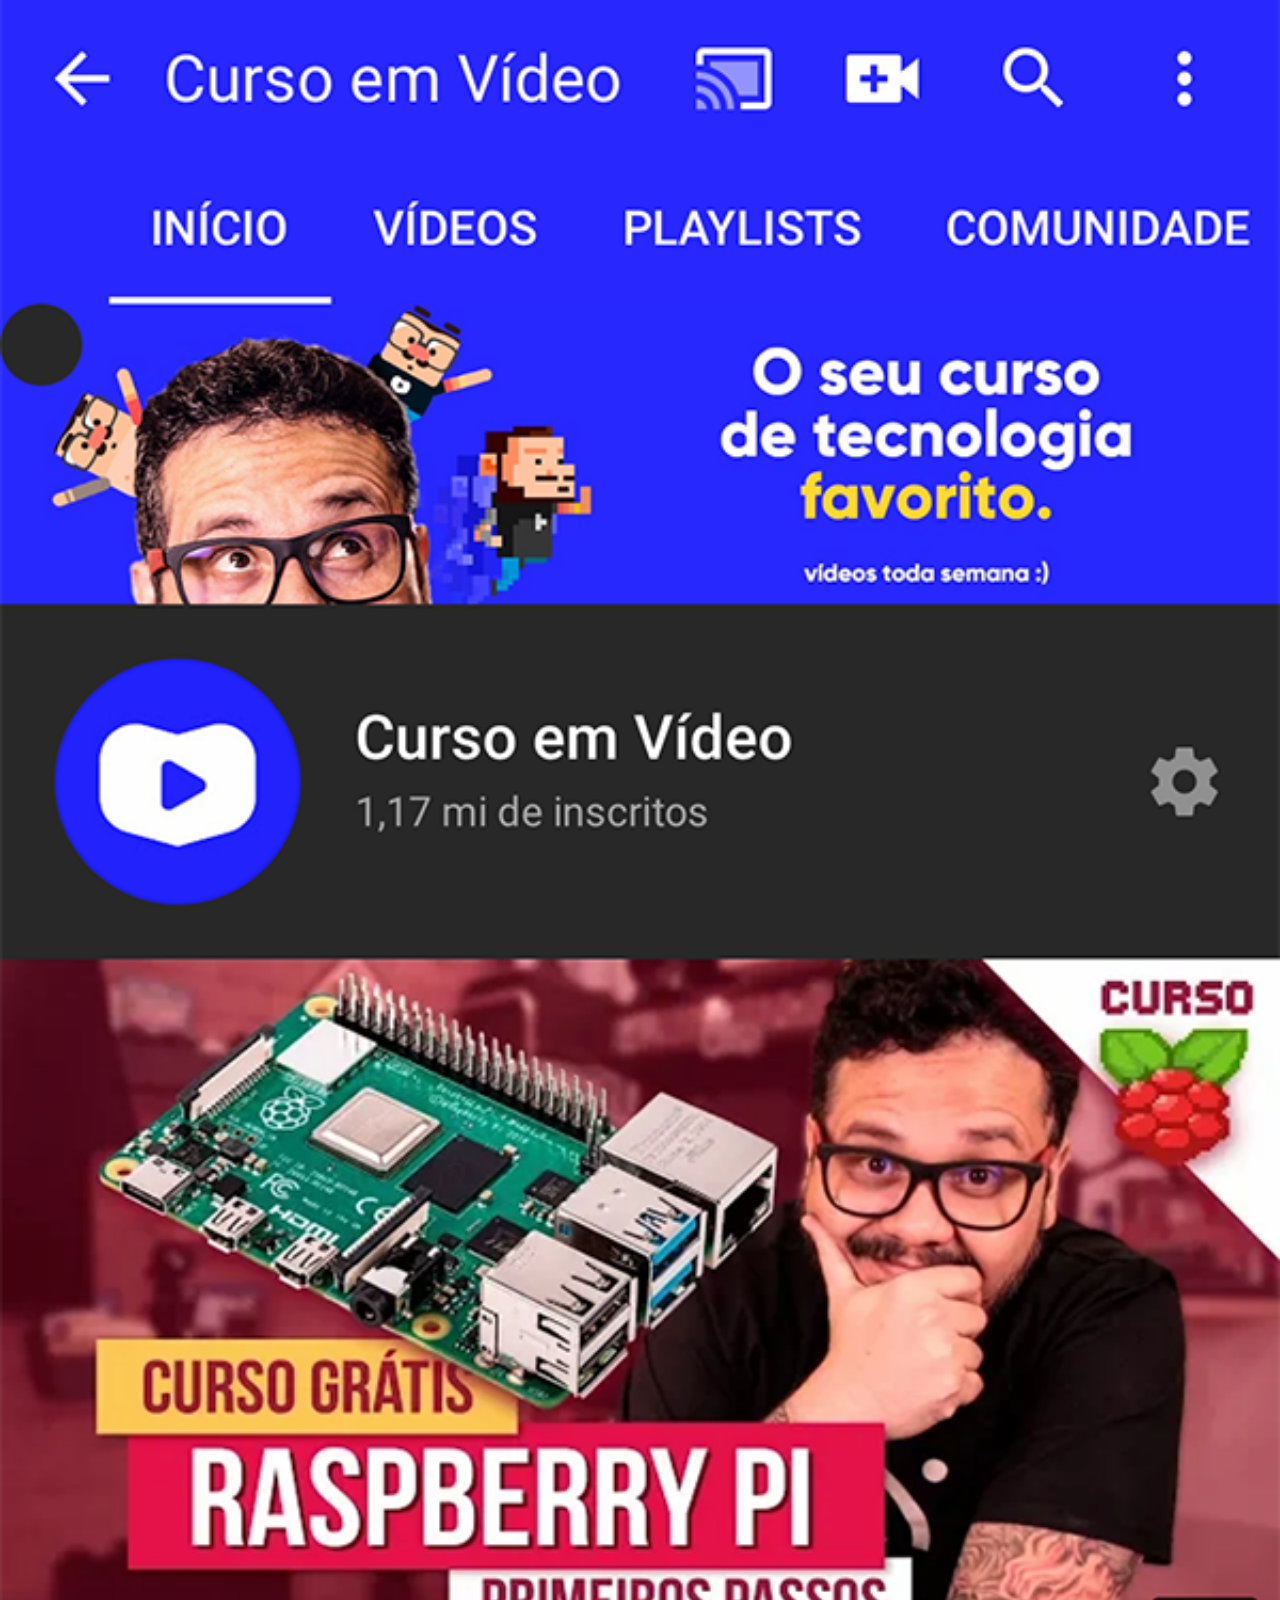
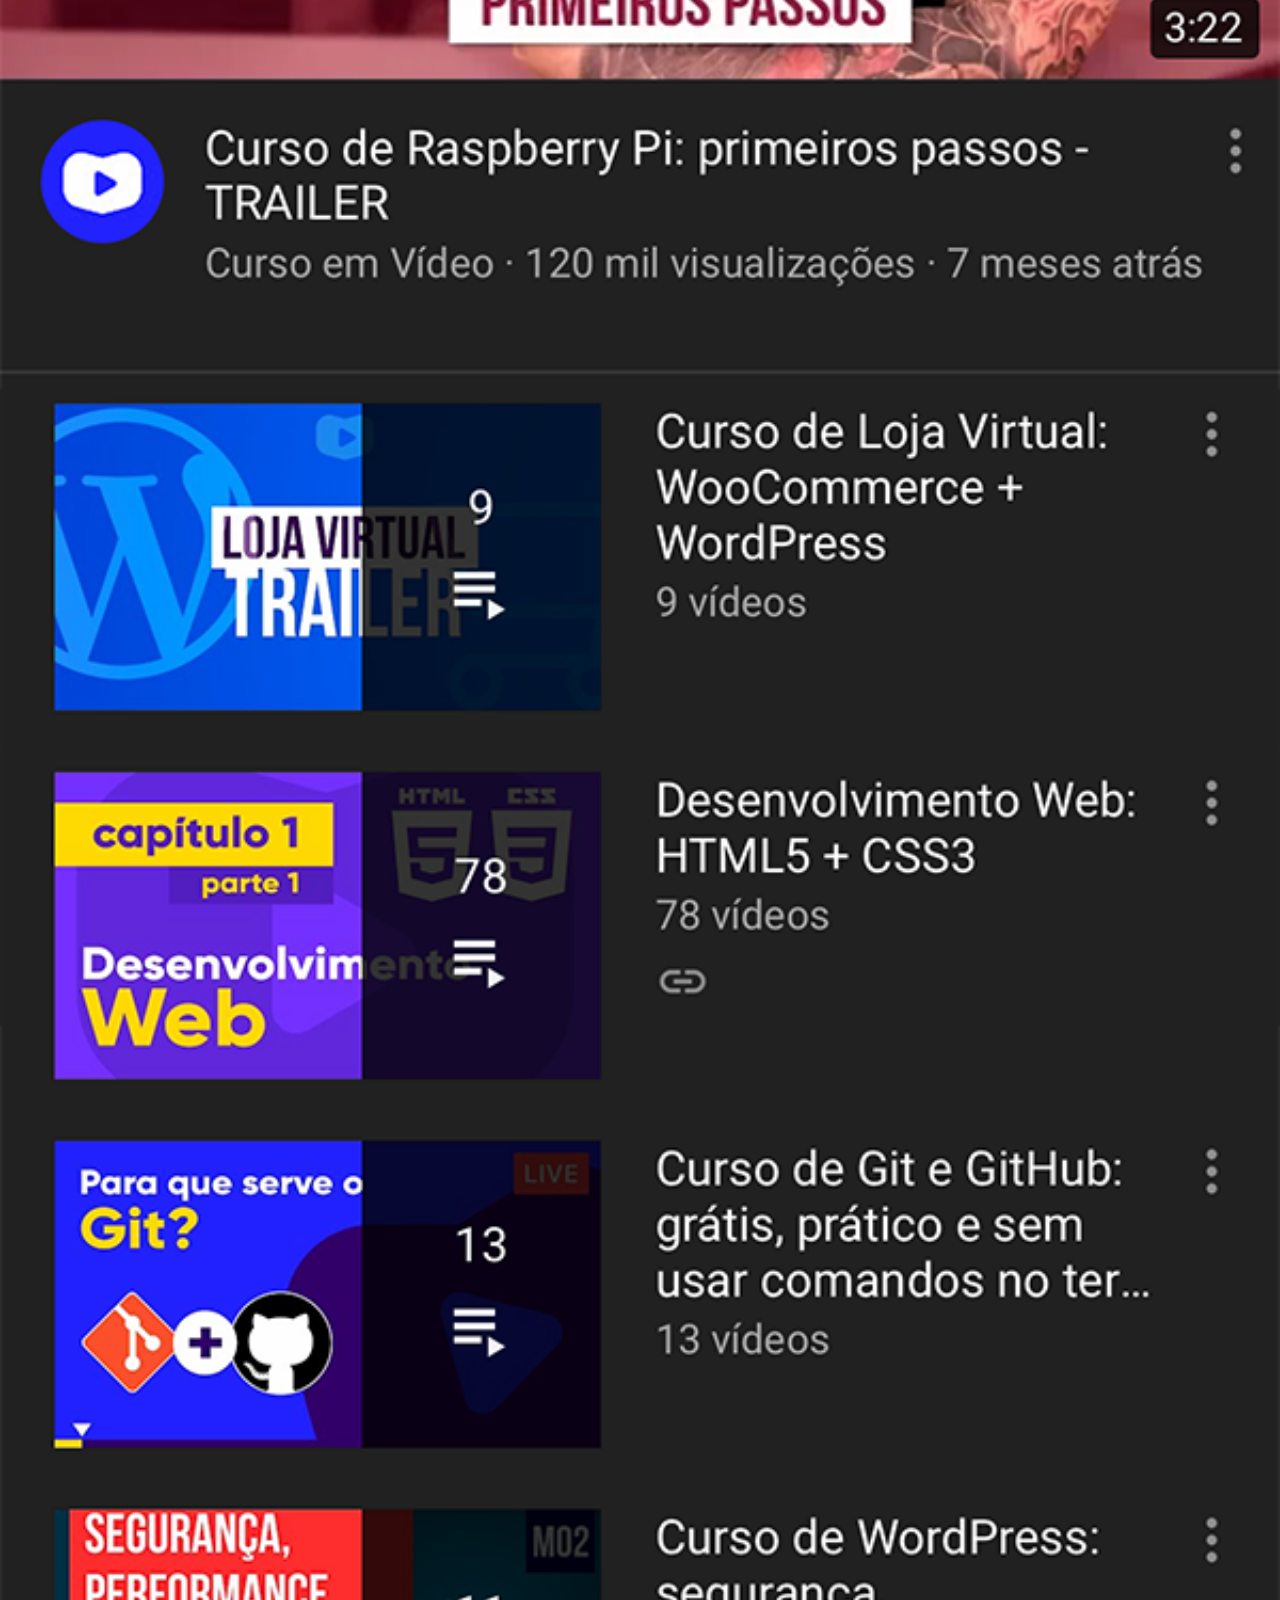
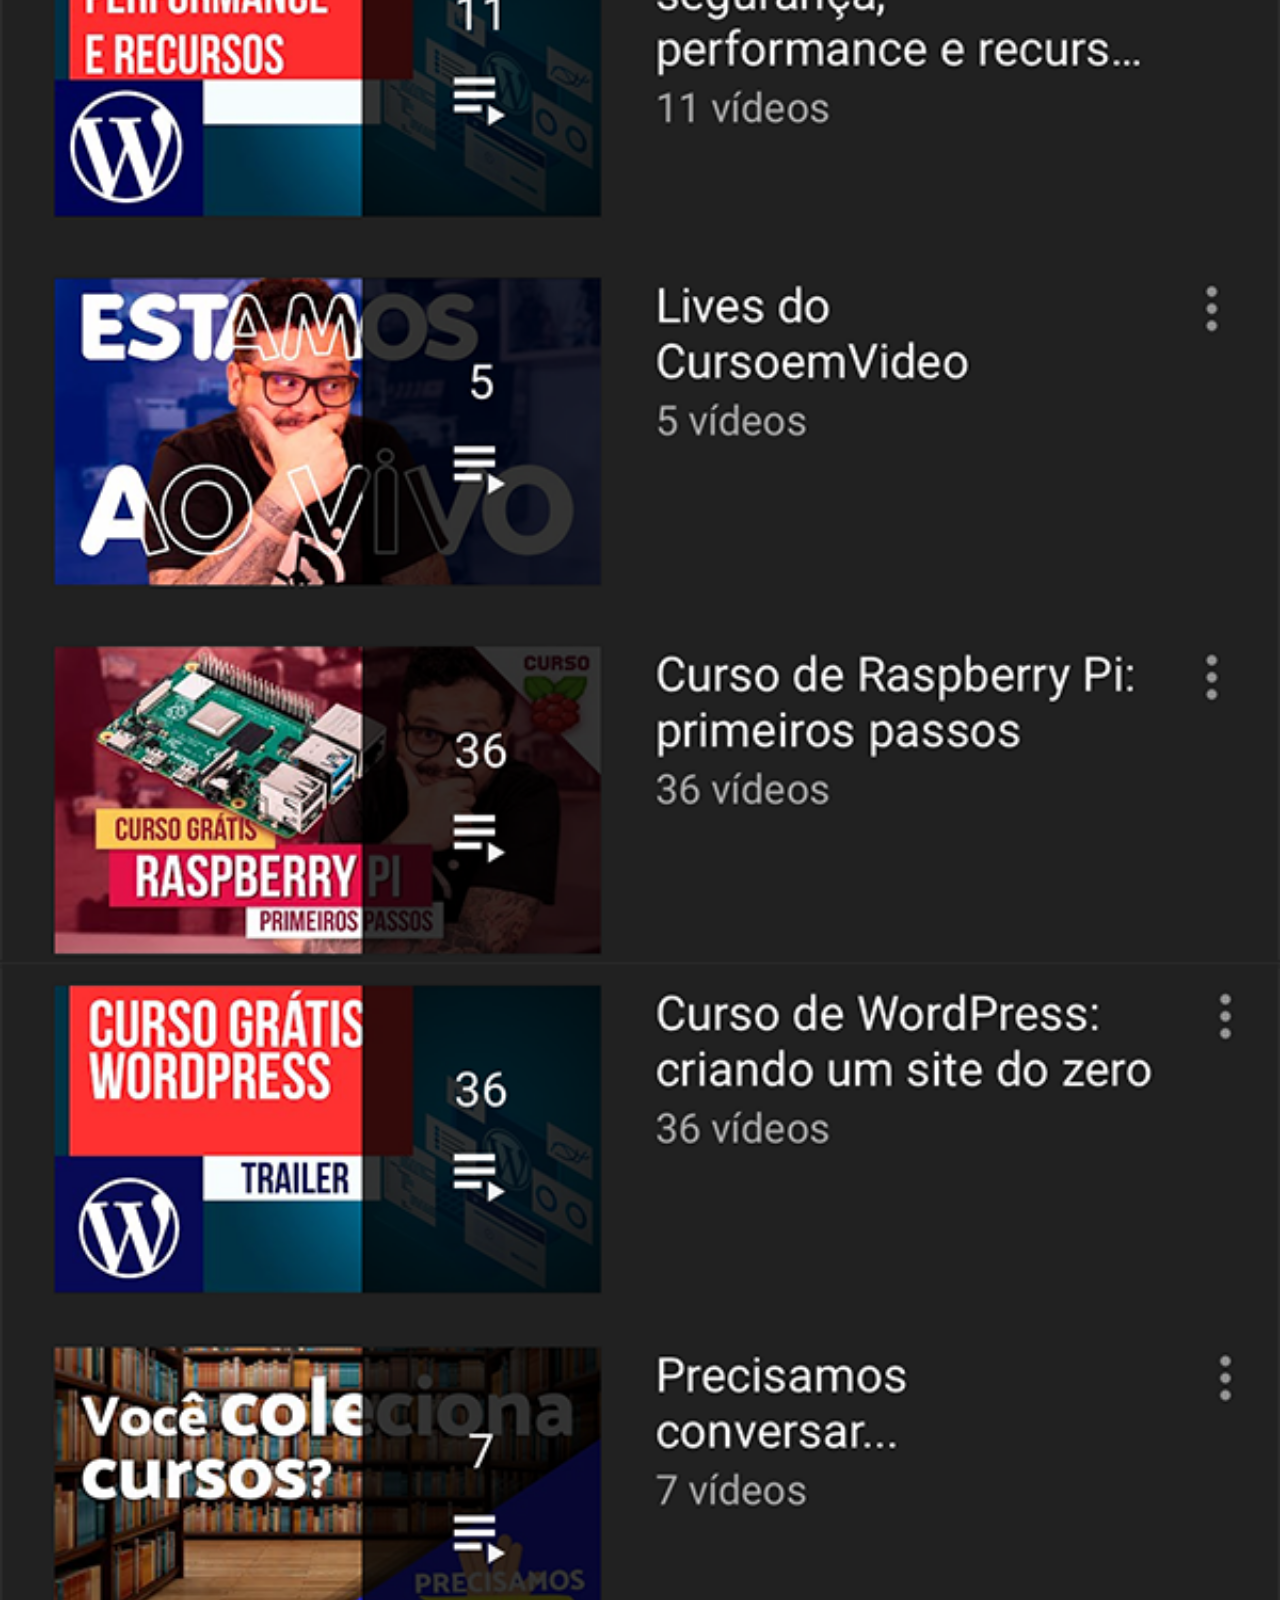
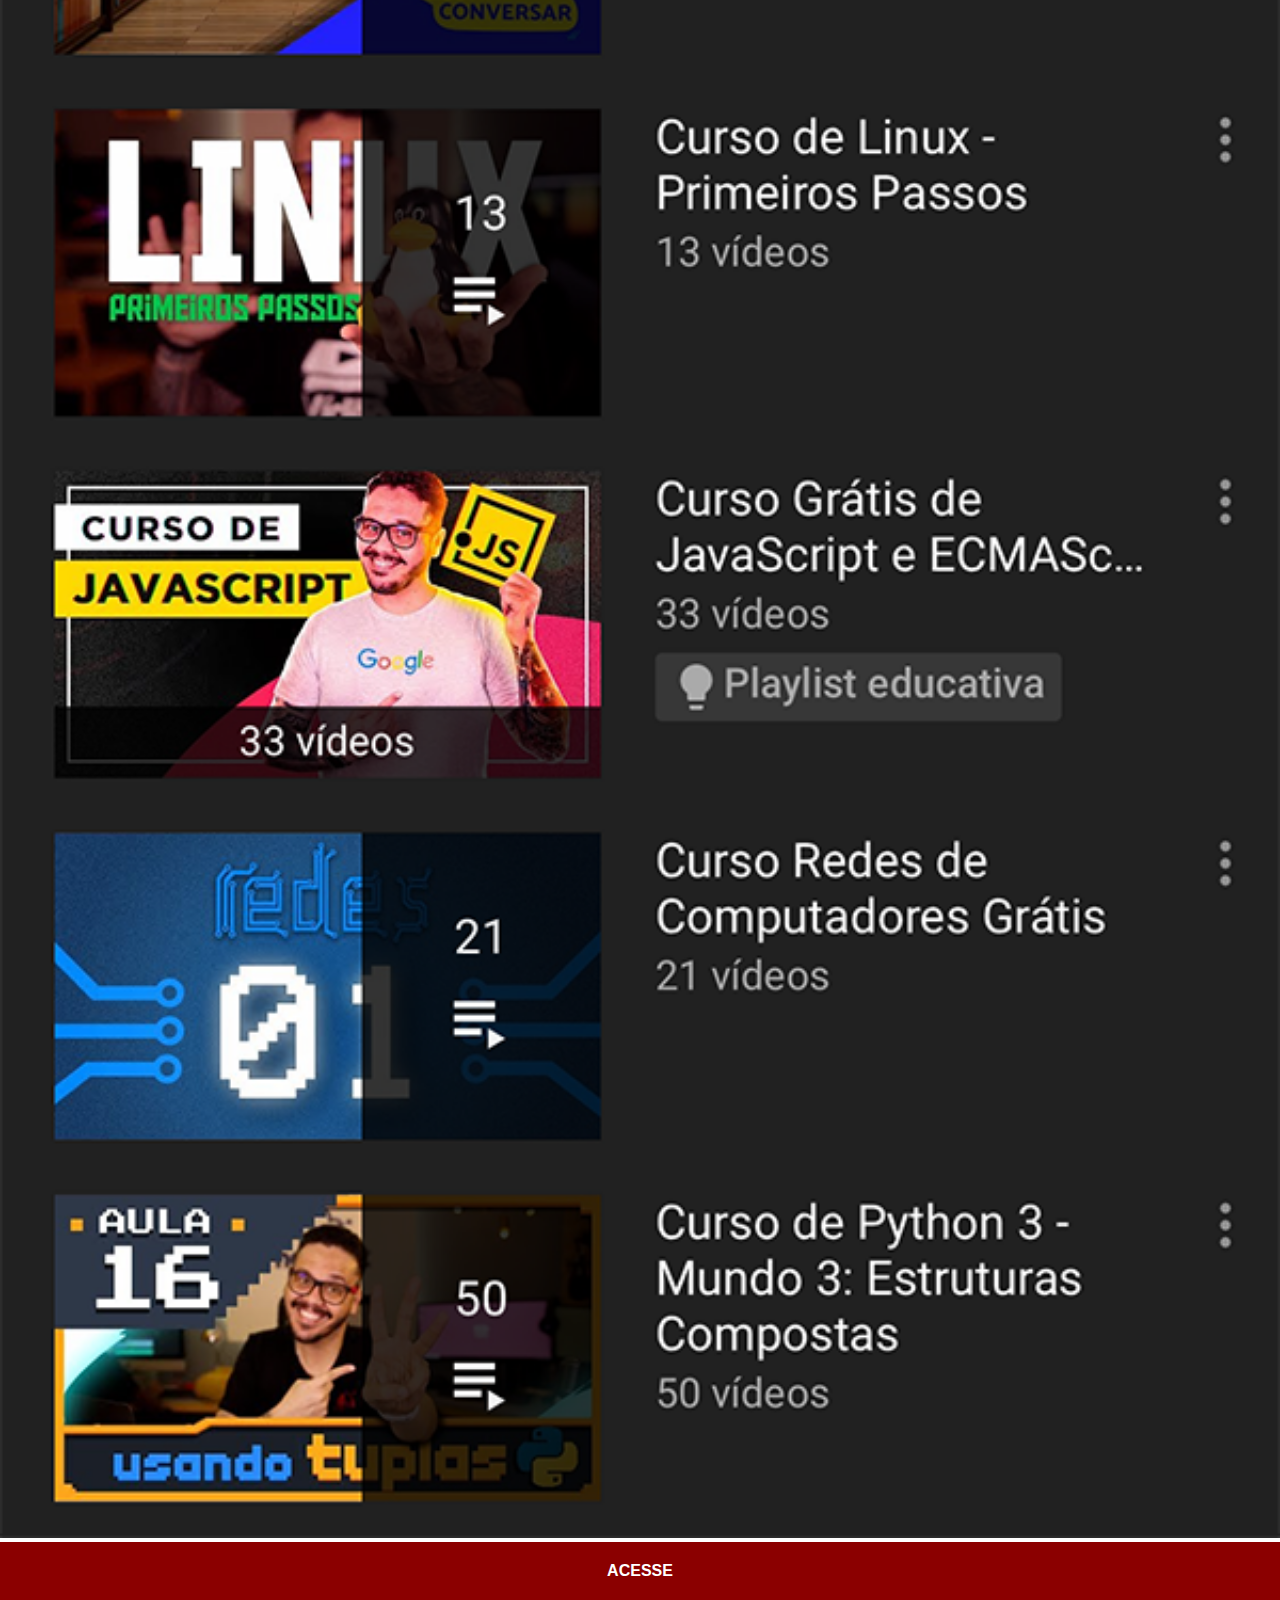
<file: pages/youtube.html>
<!DOCTYPE html>
<html lang="pt-br">
<head>
    <meta charset="UTF-8">
    <meta name="viewport" content="width=device-width, initial-scale=1.0">
    <link rel="stylesheet" href="../style/social.css">
    <title>YouTube</title>
</head>
<body>
    <img src="../imagens/tela-youtube.png" alt="Imagem Youtube">
    <a href="https://www.youtube.com/c/CursoemV%C3%ADdeo/playlists" target="_blank">ACESSE</a>
</body>
</html>
</file>
<file: style/style.css>
@charset "UTF-8";

*{
    margin: 0;
    padding: 0;
    font-family: Arial, Helvetica, sans-serif;
}

html,body{
    height: 100vh;
    width: 100vw;
    background-color: black;
}

body{
    background-image: linear-gradient(to bottom, #4e1192, #52005e, #420036, #280719, #000000);
    background-attachment: fixed;
}

main{
    position: relative;
    height: 100vh;
    overflow-x: hidden;
}

section#telefone{
    position: absolute;
    /* Forma de centralizar um elemento sem precisar usar o GRID OU FLEX */
    top: 50%;
    left: 50%;
    transform: translate(-50%, -50%);
    
    height: 630px;
    width: 311px;
    background: url('../imagens/frame-iphone.png') no-repeat center;
}

section#tel{
    position: absolute;
    top: 50%;
    left: 50%;
    transform: translate(-50%, -50%);
    height: 600px;
    width: 300px;
}


iframe#tela{
    position: relative;
    left: 19px;
    height: 562px;
    border-radius: 20px;
    width: 263px;
}

section#redes-sociais{
    display: flex;
    justify-content: flex-end;
    align-items: center;
    text-align: right;
    height: 100vh;
    width: 99vw;
}

div#container{
    width: 70px;
}

section#redes-sociais img{
    margin: 10px;
    height: 60px;
    border-radius: 30px;
    box-shadow: 2px 2px 5px rgba(0, 0, 0, 0.466);
}

section#redes-sociais img:hover{
    border: 1px solid rgba(245, 245, 245, 0.671);
    transform: translateY(-3px);
    transition: transform 0.3s, border 0.2s;
    box-shadow: 2px 8px 15px rgba(0, 0, 0, 0.87);
}
</file>
<file: style/social.css>
@charset "UTF-8";

*{
    margin: 0px;
    padding: 0px;
    font-family: Arial, Helvetica, sans-serif;
}

::-webkit-scrollbar{
    width: 0px;
    height: 0px;
}

img{ 
    width: 100vw;
}

a{
    display: block;
    background-color: darkred;
    padding: 20px;
    text-align: center;
    font-weight: bolder;
    text-decoration: none;
    color: white;
}

a:hover{
    transition: all 0.4s;
    background-color: red;
}
</file>
